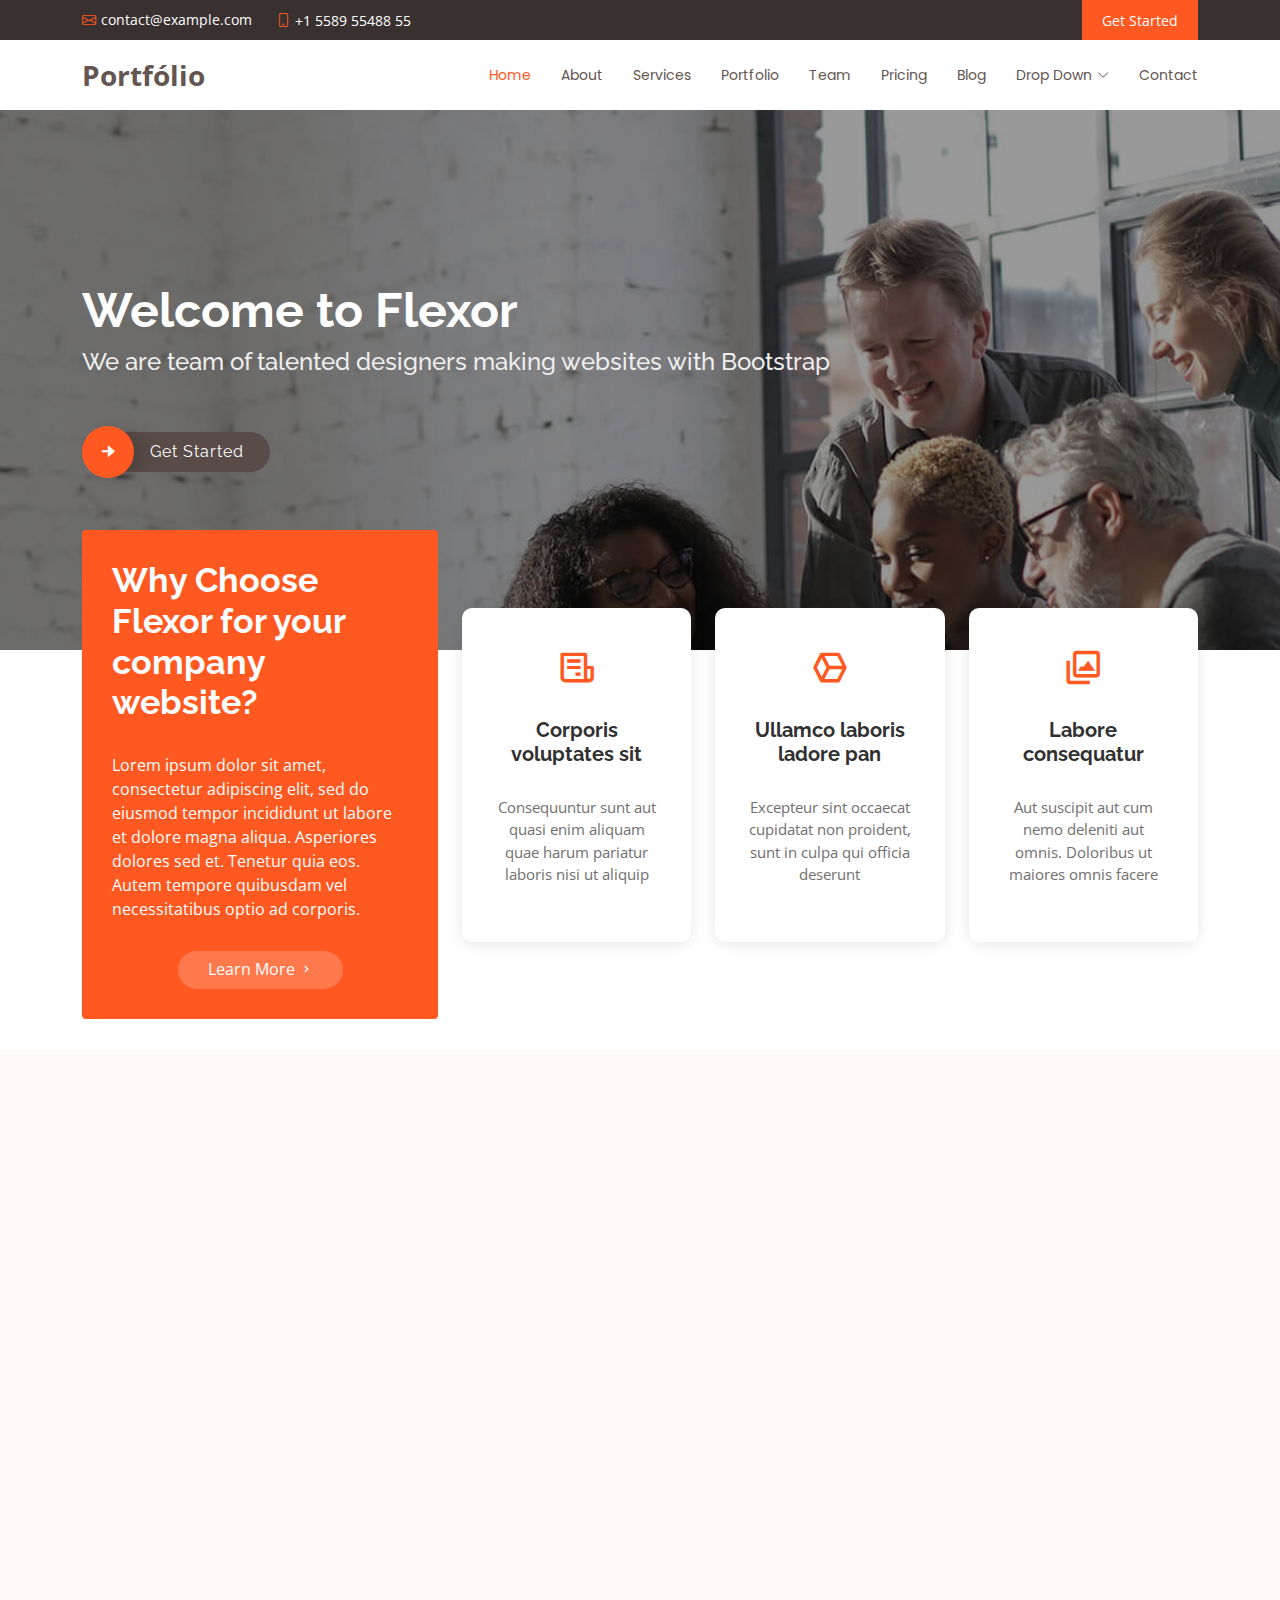
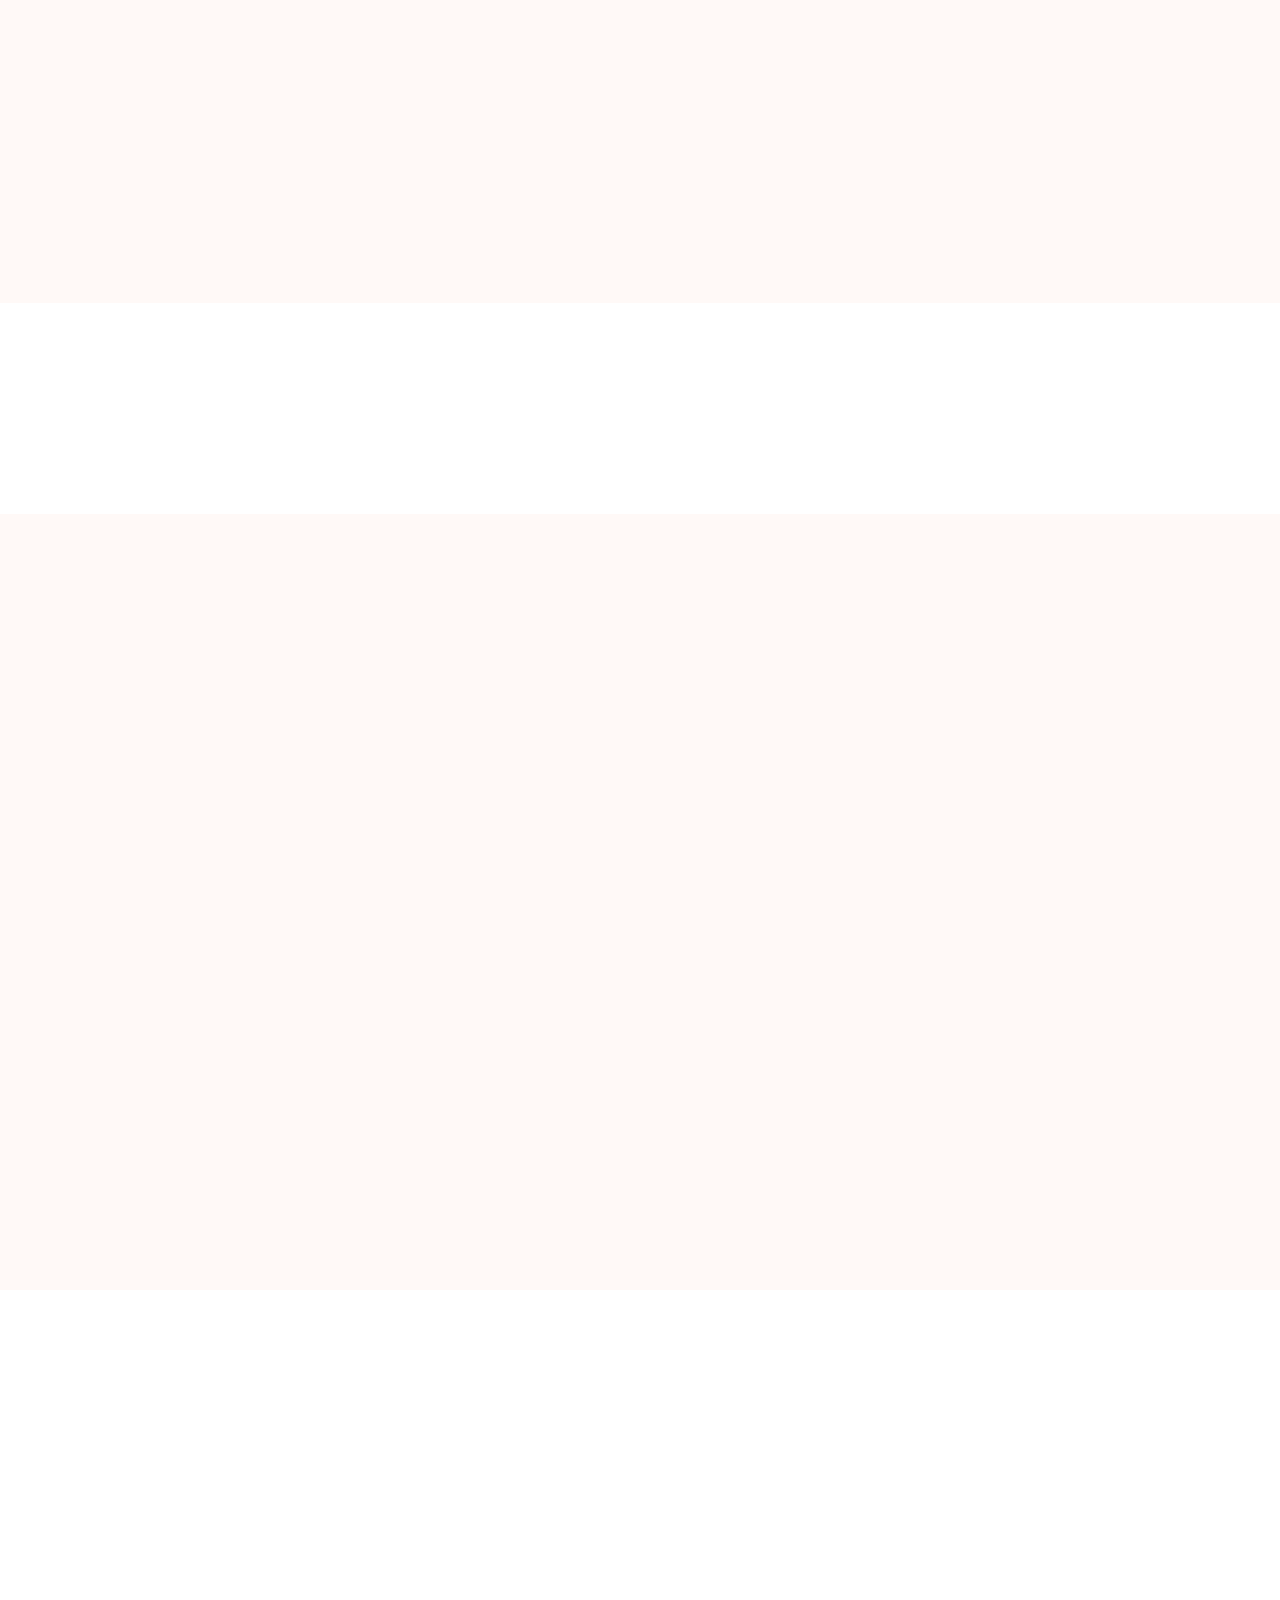
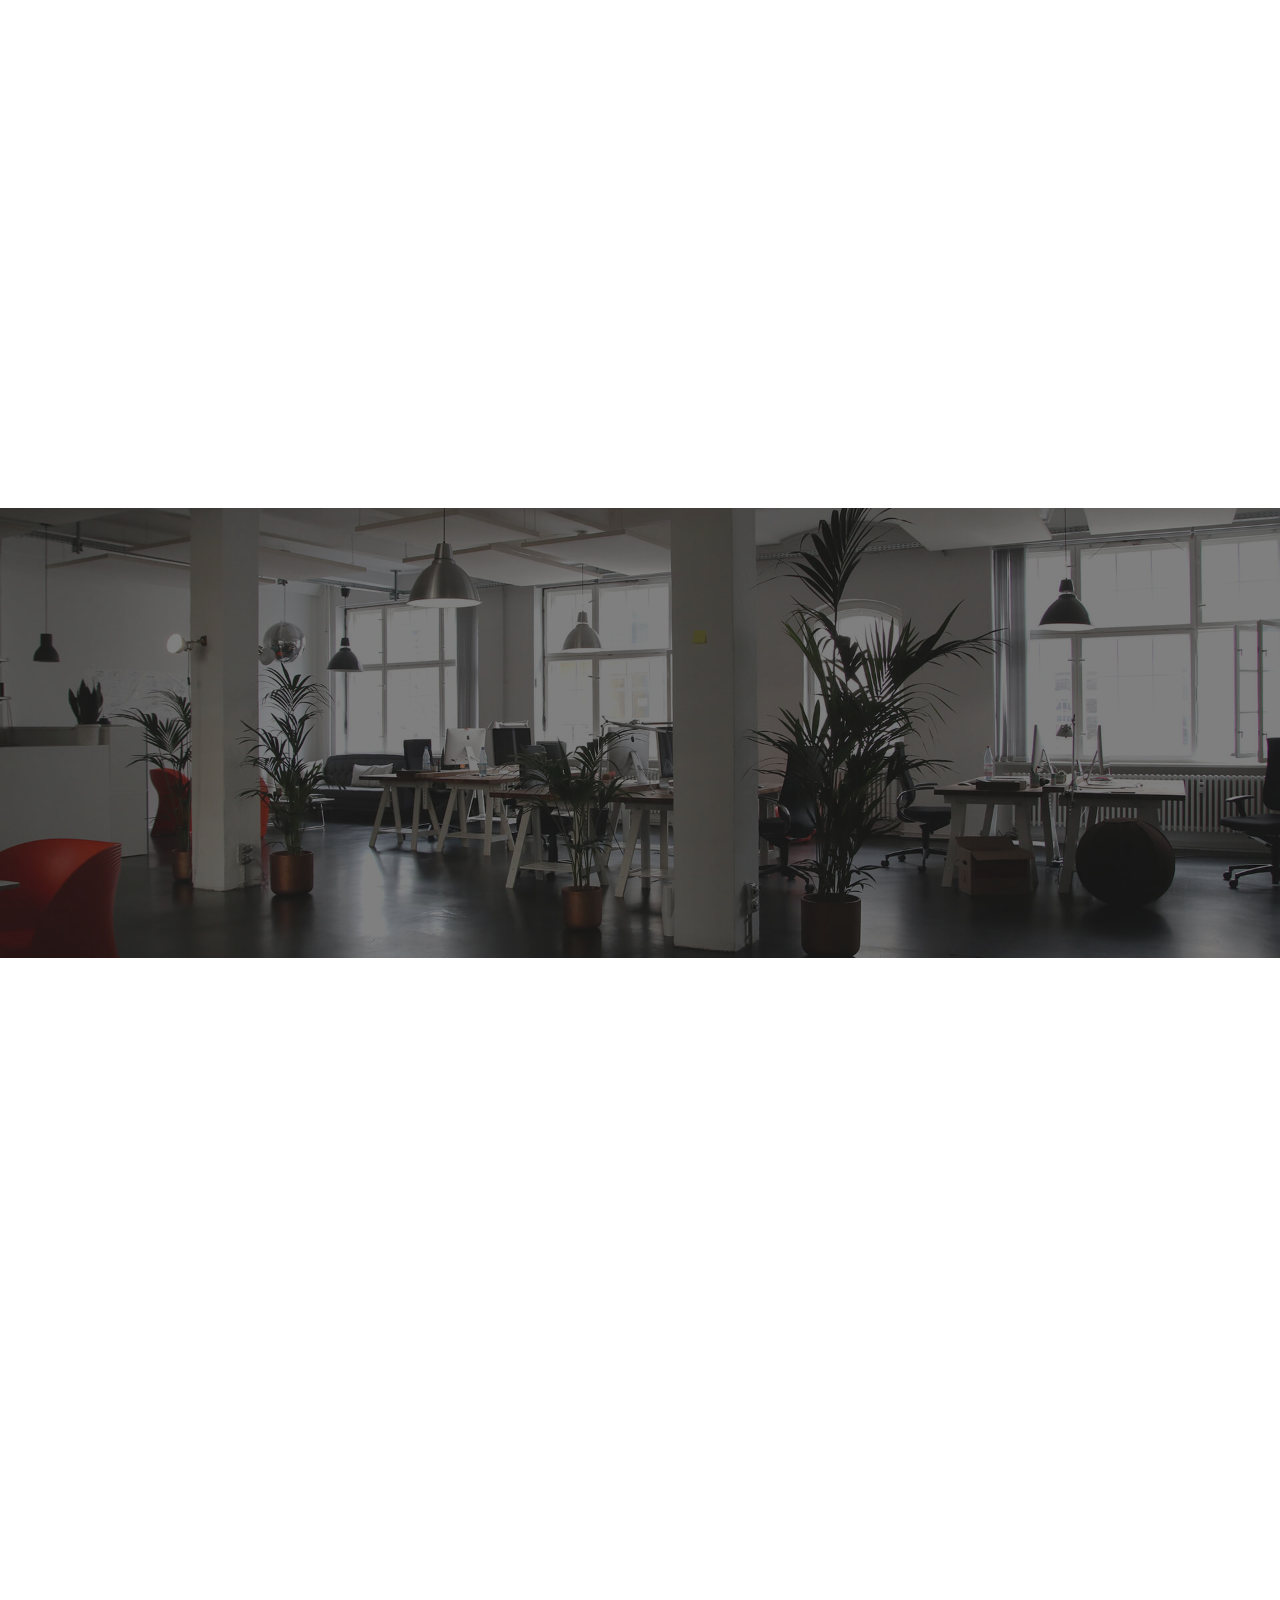
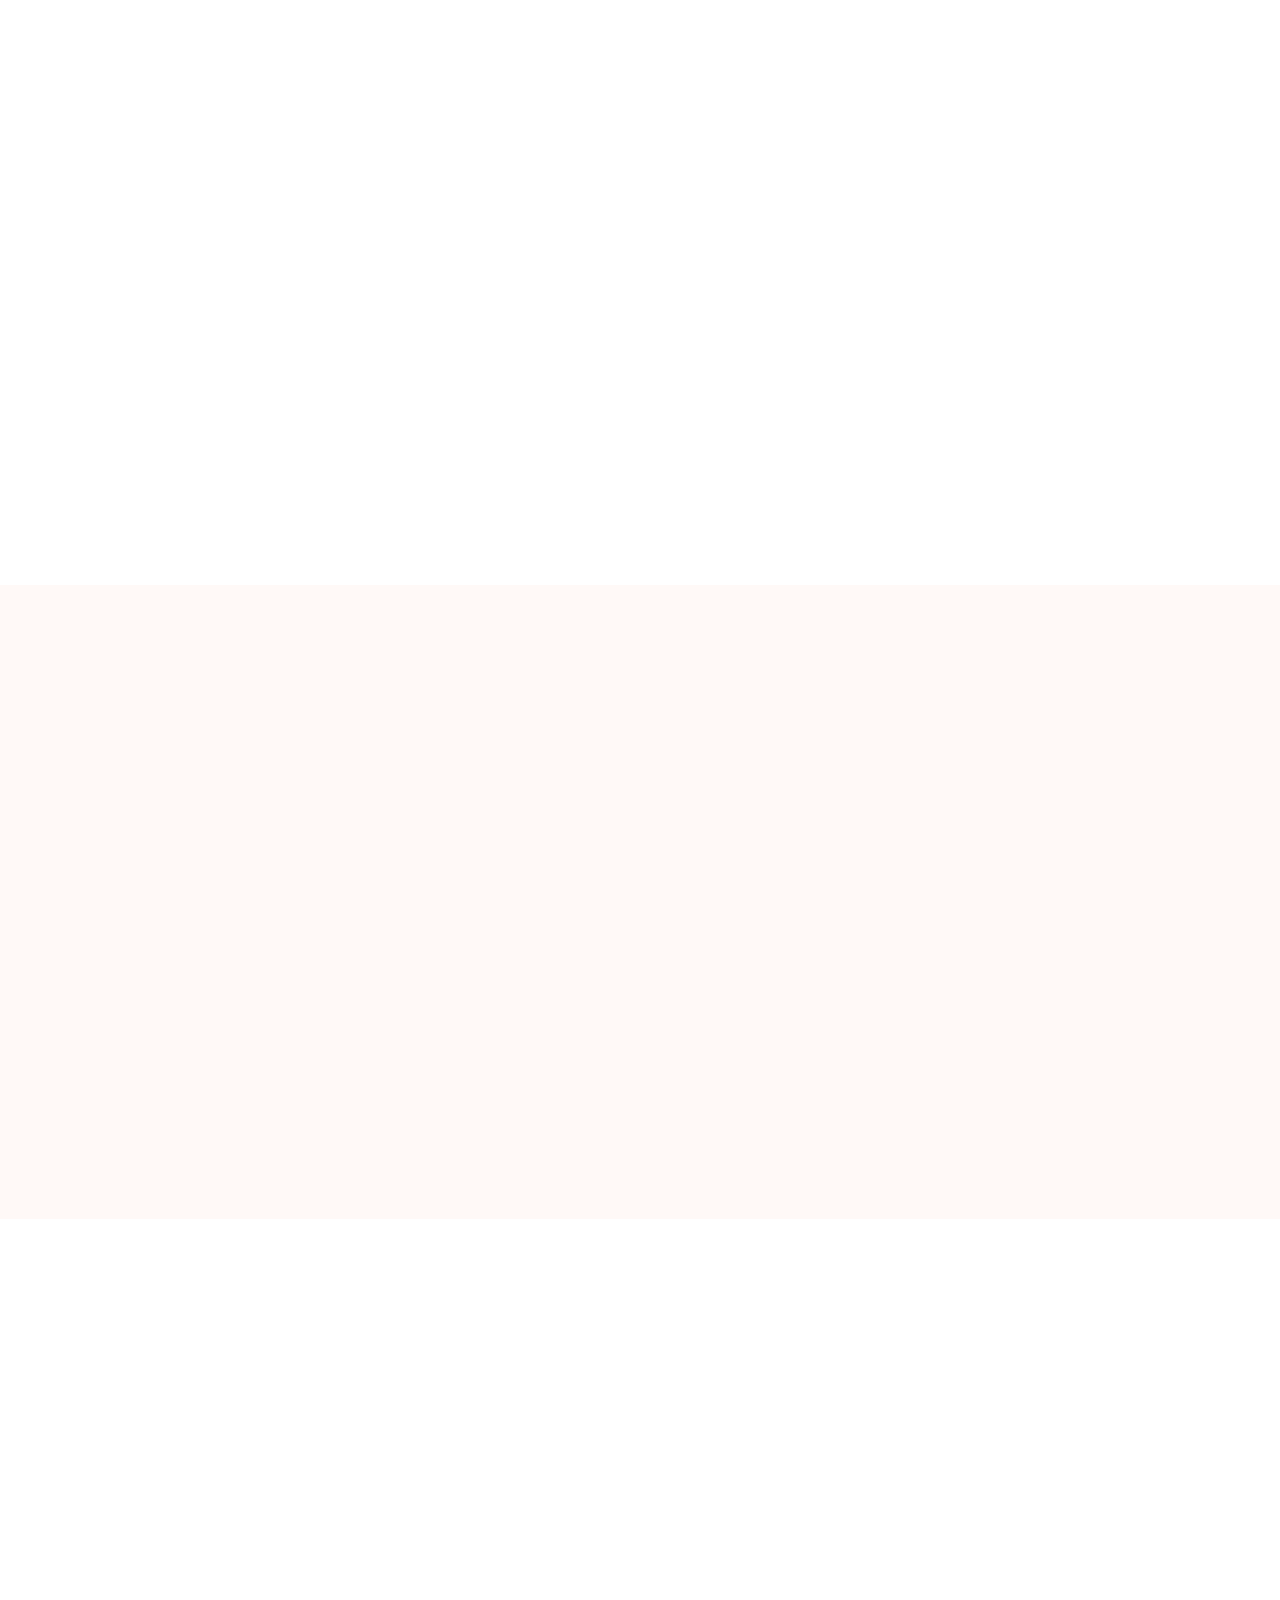
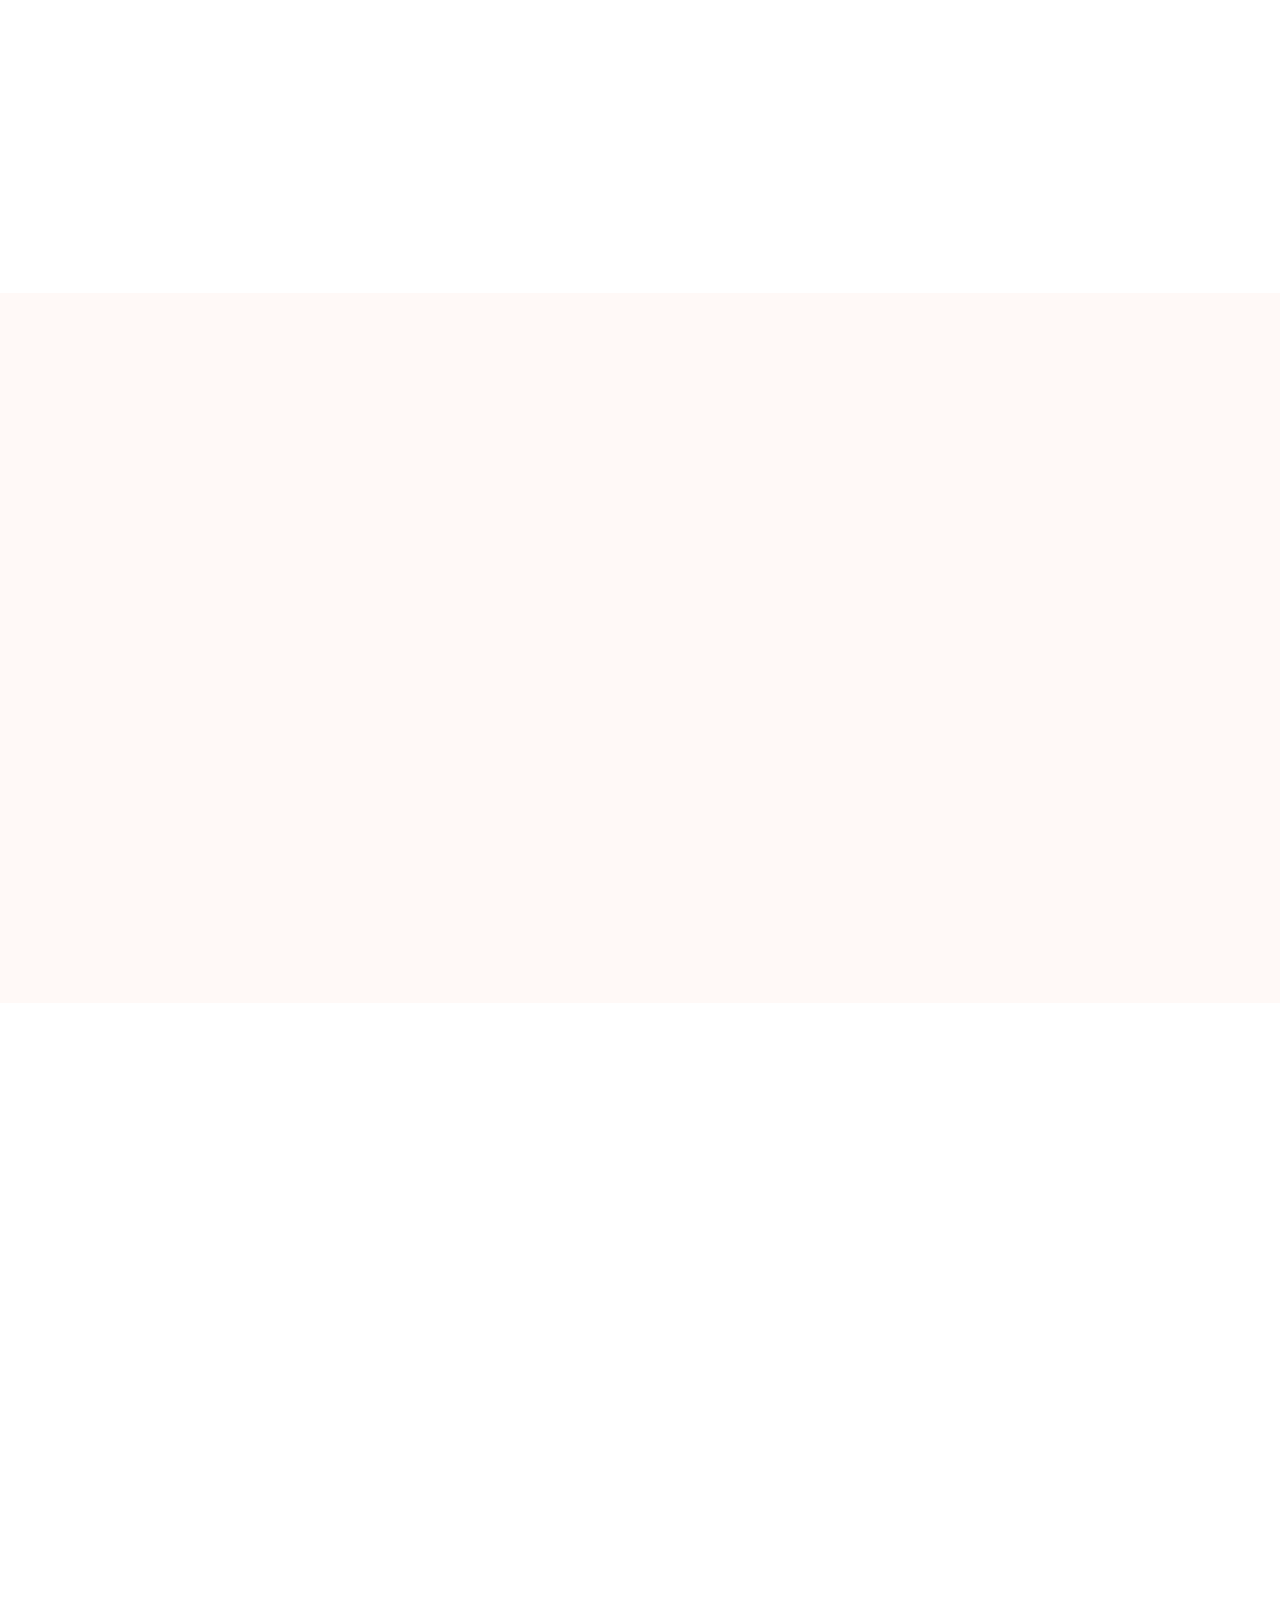
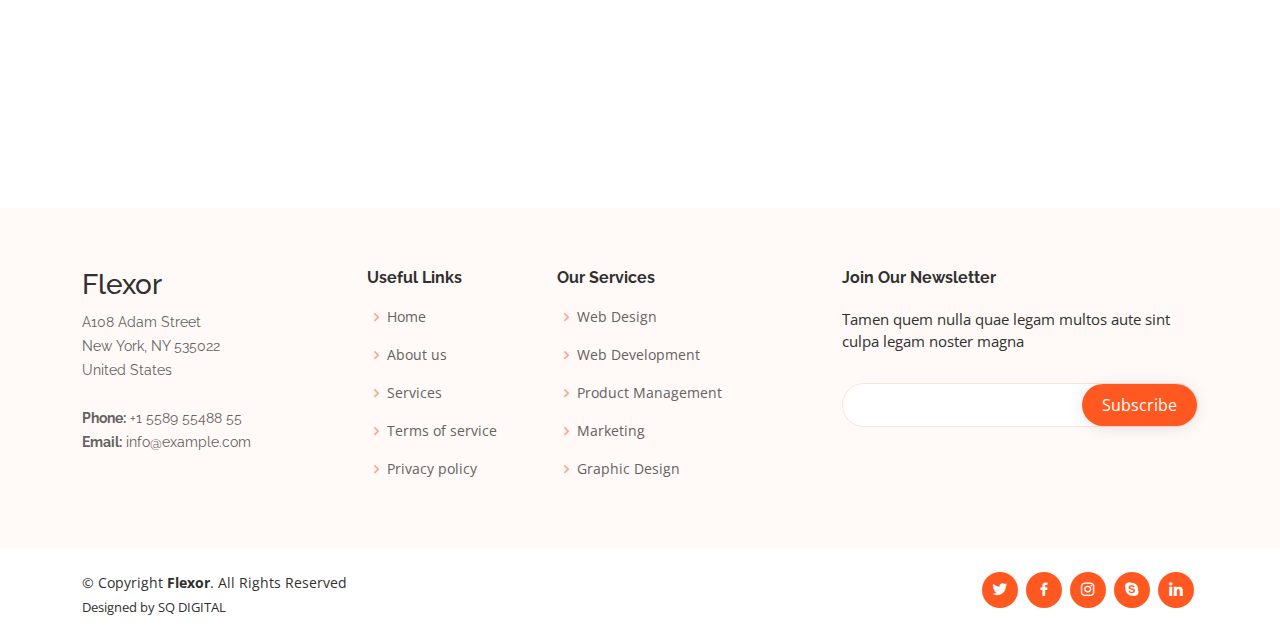
<file: index.html>
<!DOCTYPE html>
<html lang="en">

<head>
  <meta charset="utf-8">
  <meta content="width=device-width, initial-scale=1.0" name="viewport">

  <title>Portfólio</title>
  <meta content="" name="description">
  <meta content="" name="keywords">

  <!-- Favicons -->
  <link href="assets/img/estrela.png" rel="icon">
  <link href="assets/img/estrela.png" rel="apple-touch-icon">

  <!-- Google Fonts -->
  <link href="https://fonts.googleapis.com/css?family=Open+Sans:300,300i,400,400i,600,600i,700,700i|Raleway:300,300i,400,400i,500,500i,600,600i,700,700i|Poppins:300,300i,400,400i,500,500i,600,600i,700,700i" rel="stylesheet">

  <!-- Vendor CSS Files -->
  <link href="assets/vendor/aos/aos.css" rel="stylesheet">
  <link href="assets/vendor/bootstrap/css/bootstrap.min.css" rel="stylesheet">
  <link href="assets/vendor/bootstrap-icons/bootstrap-icons.css" rel="stylesheet">
  <link href="assets/vendor/boxicons/css/boxicons.min.css" rel="stylesheet">
  <link href="assets/vendor/glightbox/css/glightbox.min.css" rel="stylesheet">
  <link href="assets/vendor/swiper/swiper-bundle.min.css" rel="stylesheet">

  <!-- Template Main CSS File -->
  <link href="assets/css/style.css" rel="stylesheet">

  <!-- =======================================================
  * Template Name: Flexor
  * Updated: Jan 09 2024 with Bootstrap v5.3.2
  * Template URL: https://bootstrapmade.com/flexor-free-multipurpose-bootstrap-template/
  * Author: BootstrapMade.com
  * License: https://bootstrapmade.com/license/
  ======================================================== -->
</head>

<body>

  <!-- ======= Top Bar ======= -->
  <section id="topbar" class="d-flex align-items-center">
    <div class="container d-flex justify-content-center justify-content-md-between">
      <div class="contact-info d-flex align-items-center">
        <i class="bi bi-envelope d-flex align-items-center"><a href="mailto:contact@example.com">contact@example.com</a></i>
        <i class="bi bi-phone d-flex align-items-center ms-4"><span>+1 5589 55488 55</span></i>
      </div>

      <div class="cta d-none d-md-flex align-items-center">
        <a href="#about" class="scrollto">Get Started</a>
      </div>
    </div>
  </section>

  <!-- ======= Header ======= -->
  <header id="header" class="d-flex align-items-center">
    <div class="container d-flex align-items-center justify-content-between">

      <div class="logo">
        <h1><a href="index.html">Portfólio</a></h1>
        <!-- Uncomment below if you prefer to use an image logo -->
        <!-- <a href="index.html"><img src="assets/img/logo.png" alt="" class="img-fluid"></a>-->
      </div>

      <nav id="navbar" class="navbar">
        <ul>
          <li><a class="nav-link scrollto active" href="#hero">Home</a></li>
          <li><a class="nav-link scrollto" href="#about">About</a></li>
          <li><a class="nav-link scrollto" href="#services">Services</a></li>
          <li><a class="nav-link scrollto " href="#portfolio">Portfolio</a></li>
          <li><a class="nav-link scrollto" href="#team">Team</a></li>
          <li><a class="nav-link scrollto" href="#pricing">Pricing</a></li>
          <li><a href="blog.html">Blog</a></li>
          <li class="dropdown"><a href="#"><span>Drop Down</span> <i class="bi bi-chevron-down"></i></a>
            <ul>
              <li><a href="#">Drop Down 1</a></li>
              <li class="dropdown"><a href="#"><span>Deep Drop Down</span> <i class="bi bi-chevron-right"></i></a>
                <ul>
                  <li><a href="#">Deep Drop Down 1</a></li>
                  <li><a href="#">Deep Drop Down 2</a></li>
                  <li><a href="#">Deep Drop Down 3</a></li>
                  <li><a href="#">Deep Drop Down 4</a></li>
                  <li><a href="#">Deep Drop Down 5</a></li>
                </ul>
              </li>
              <li><a href="#">Drop Down 2</a></li>
              <li><a href="#">Drop Down 3</a></li>
              <li><a href="#">Drop Down 4</a></li>
            </ul>
          </li>
          <li><a class="nav-link scrollto" href="#contact">Contact</a></li>
        </ul>
        <i class="bi bi-list mobile-nav-toggle"></i>
      </nav><!-- .navbar -->

    </div>
  </header><!-- End Header -->

  <!-- ======= Hero Section ======= -->
  <section id="hero" class="d-flex flex-column justify-content-center align-items-center">
    <div class="container" data-aos="fade-in">
      <h1>Welcome to Flexor</h1>
      <h2>We are team of talented designers making websites with Bootstrap</h2>
      <div class="d-flex align-items-center">
        <i class="bx bxs-right-arrow-alt get-started-icon"></i>
        <a href="#about" class="btn-get-started scrollto">Get Started</a>
      </div>
    </div>
  </section><!-- End Hero -->

  <main id="main">

    <!-- ======= Why Us Section ======= -->
    <section id="why-us" class="why-us">
      <div class="container">

        <div class="row">
          <div class="col-xl-4 col-lg-5" data-aos="fade-up">
            <div class="content">
              <h3>Why Choose Flexor for your company website?</h3>
              <p>
                Lorem ipsum dolor sit amet, consectetur adipiscing elit, sed do eiusmod tempor incididunt ut labore et dolore magna aliqua.
                Asperiores dolores sed et. Tenetur quia eos. Autem tempore quibusdam vel necessitatibus optio ad corporis.
              </p>
              <div class="text-center">
                <a href="#" class="more-btn">Learn More <i class="bx bx-chevron-right"></i></a>
              </div>
            </div>
          </div>
          <div class="col-xl-8 col-lg-7 d-flex">
            <div class="icon-boxes d-flex flex-column justify-content-center">
              <div class="row">
                <div class="col-xl-4 d-flex align-items-stretch" data-aos="fade-up" data-aos-delay="100">
                  <div class="icon-box mt-4 mt-xl-0">
                    <i class="bx bx-receipt"></i>
                    <h4>Corporis voluptates sit</h4>
                    <p>Consequuntur sunt aut quasi enim aliquam quae harum pariatur laboris nisi ut aliquip</p>
                  </div>
                </div>
                <div class="col-xl-4 d-flex align-items-stretch" data-aos="fade-up" data-aos-delay="200">
                  <div class="icon-box mt-4 mt-xl-0">
                    <i class="bx bx-cube-alt"></i>
                    <h4>Ullamco laboris ladore pan</h4>
                    <p>Excepteur sint occaecat cupidatat non proident, sunt in culpa qui officia deserunt</p>
                  </div>
                </div>
                <div class="col-xl-4 d-flex align-items-stretch" data-aos="fade-up" data-aos-delay="300">
                  <div class="icon-box mt-4 mt-xl-0">
                    <i class="bx bx-images"></i>
                    <h4>Labore consequatur</h4>
                    <p>Aut suscipit aut cum nemo deleniti aut omnis. Doloribus ut maiores omnis facere</p>
                  </div>
                </div>
              </div>
            </div>
          </div>
        </div>

      </div>
    </section><!-- End Why Us Section -->

    <!-- ======= About Section ======= -->
    <section id="about" class="about section-bg">
      <div class="container">

        <div class="row">
          <div class="col-xl-5 col-lg-6 video-box d-flex justify-content-center align-items-stretch position-relative" data-aos="fade-right">
            <a href="https://www.youtube.com/watch?v=jDDaplaOz7Q" class="glightbox play-btn mb-4"></a>
          </div>

          <div class="col-xl-7 col-lg-6 icon-boxes d-flex flex-column align-items-stretch justify-content-center py-5 px-lg-5">
            <h4 data-aos="fade-up">About us</h4>
            <h3 data-aos="fade-up">Enim quis est voluptatibus aliquid consequatur fugiat</h3>
            <p data-aos="fade-up">Esse voluptas cumque vel exercitationem. Reiciendis est hic accusamus. Non ipsam et sed minima temporibus laudantium. Soluta voluptate sed facere corporis dolores excepturi. Libero laboriosam sint et id nulla tenetur. Suscipit aut voluptate.</p>

            <div class="icon-box" data-aos="fade-up">
              <div class="icon"><i class="bx bx-fingerprint"></i></div>
              <h4 class="title"><a href="">Lorem Ipsum</a></h4>
              <p class="description">Voluptatum deleniti atque corrupti quos dolores et quas molestias excepturi sint occaecati cupiditate non provident</p>
            </div>

            <div class="icon-box" data-aos="fade-up" data-aos-delay="100">
              <div class="icon"><i class="bx bx-gift"></i></div>
              <h4 class="title"><a href="">Nemo Enim</a></h4>
              <p class="description">At vero eos et accusamus et iusto odio dignissimos ducimus qui blanditiis praesentium voluptatum deleniti atque</p>
            </div>

            <div class="icon-box" data-aos="fade-up" data-aos-delay="200">
              <div class="icon"><i class="bx bx-atom"></i></div>
              <h4 class="title"><a href="">Dine Pad</a></h4>
              <p class="description">Explicabo est voluptatum asperiores consequatur magnam. Et veritatis odit. Sunt aut deserunt minus aut eligendi omnis</p>
            </div>

          </div>
        </div>

      </div>
    </section><!-- End About Section -->

    <!-- ======= Clients Section ======= -->
    <section id="clients" class="clients">
      <div class="container" data-aos="fade-up">

        <div class="clients-slider swiper">
          <div class="swiper-wrapper align-items-center">
            <div class="swiper-slide"><img src="assets/img/clients/client-1.png" class="img-fluid" alt=""></div>
            <div class="swiper-slide"><img src="assets/img/clients/client-2.png" class="img-fluid" alt=""></div>
            <div class="swiper-slide"><img src="assets/img/clients/client-3.png" class="img-fluid" alt=""></div>
            <div class="swiper-slide"><img src="assets/img/clients/client-4.png" class="img-fluid" alt=""></div>
            <div class="swiper-slide"><img src="assets/img/clients/client-5.png" class="img-fluid" alt=""></div>
            <div class="swiper-slide"><img src="assets/img/clients/client-6.png" class="img-fluid" alt=""></div>
            <div class="swiper-slide"><img src="assets/img/clients/client-7.png" class="img-fluid" alt=""></div>
            <div class="swiper-slide"><img src="assets/img/clients/client-8.png" class="img-fluid" alt=""></div>
          </div>
          <div class="swiper-pagination"></div>
        </div>

      </div>
    </section><!-- End Clients Section -->

    <!-- ======= Services Section ======= -->
    <section id="services" class="services section-bg">
      <div class="container">

        <div class="section-title" data-aos="fade-up">
          <h2>Services</h2>
          <p>Magnam dolores commodi suscipit. Necessitatibus eius consequatur ex aliquid fuga eum quidem. Sit sint consectetur velit. Quisquam quos quisquam cupiditate. Et nemo qui impedit suscipit alias ea. Quia fugiat sit in iste officiis commodi quidem hic quas.</p>
        </div>

        <div class="row">
          <div class="col-lg-4 col-md-6" data-aos="fade-up">
            <div class="icon-box">
              <div class="icon"><i class="bi bi-briefcase"></i></div>
              <h4 class="title"><a href="">Lorem Ipsum</a></h4>
              <p class="description">Voluptatum deleniti atque corrupti quos dolores et quas molestias excepturi sint occaecati cupiditate non provident</p>
            </div>
          </div>
          <div class="col-lg-4 col-md-6" data-aos="fade-up" data-aos-delay="100">
            <div class="icon-box">
              <div class="icon"><i class="bi bi-card-checklist"></i></div>
              <h4 class="title"><a href="">Dolor Sitema</a></h4>
              <p class="description">Minim veniam, quis nostrud exercitation ullamco laboris nisi ut aliquip ex ea commodo consequat tarad limino ata</p>
            </div>
          </div>
          <div class="col-lg-4 col-md-6" data-aos="fade-up" data-aos-delay="200">
            <div class="icon-box">
              <div class="icon"><i class="bi bi-bar-chart"></i></div>
              <h4 class="title"><a href="">Sed ut perspiciatis</a></h4>
              <p class="description">Duis aute irure dolor in reprehenderit in voluptate velit esse cillum dolore eu fugiat nulla pariatur</p>
            </div>
          </div>
          <div class="col-lg-4 col-md-6" data-aos="fade-up" data-aos-delay="300">
            <div class="icon-box">
              <div class="icon"><i class="bi bi-binoculars"></i></div>
              <h4 class="title"><a href="">Magni Dolores</a></h4>
              <p class="description">Excepteur sint occaecat cupidatat non proident, sunt in culpa qui officia deserunt mollit anim id est laborum</p>
            </div>
          </div>
          <div class="col-lg-4 col-md-6" data-aos="fade-up" data-aos-delay="400">
            <div class="icon-box">
              <div class="icon"><i class="bi bi-brightness-high"></i></div>
              <h4 class="title"><a href="">Nemo Enim</a></h4>
              <p class="description">At vero eos et accusamus et iusto odio dignissimos ducimus qui blanditiis praesentium voluptatum deleniti atque</p>
            </div>
          </div>
          <div class="col-lg-4 col-md-6" data-aos="fade-up" data-aos-delay="500">
            <div class="icon-box">
              <div class="icon"><i class="bi bi-calendar4-week"></i></div>
              <h4 class="title"><a href="">Eiusmod Tempor</a></h4>
              <p class="description">Et harum quidem rerum facilis est et expedita distinctio. Nam libero tempore, cum soluta nobis est eligendi</p>
            </div>
          </div>
        </div>

      </div>
    </section><!-- End Services Section -->

    <!-- ======= Values Section ======= -->
    <section id="values" class="values">
      <div class="container">

        <div class="row">
          <div class="col-md-6 d-flex align-items-stretch" data-aos="fade-up">
            <div class="card" style="background-image: url(assets/img/values-1.jpg);">
              <div class="card-body">
                <h5 class="card-title"><a href="">Our Mission</a></h5>
                <p class="card-text">Lorem ipsum dolor sit amet, consectetur elit, sed do eiusmod tempor ut labore et dolore magna aliqua.</p>
                <div class="read-more"><a href="#"><i class="bi bi-arrow-right"></i> Read More</a></div>
              </div>
            </div>
          </div>
          <div class="col-md-6 d-flex align-items-stretch mt-4 mt-md-0" data-aos="fade-up" data-aos-delay="100">
            <div class="card" style="background-image: url(assets/img/values-2.jpg);">
              <div class="card-body">
                <h5 class="card-title"><a href="">Our Plan</a></h5>
                <p class="card-text">Sed ut perspiciatis unde omnis iste natus error sit voluptatem doloremque laudantium, totam rem.</p>
                <div class="read-more"><a href="#"><i class="bi bi-arrow-right"></i> Read More</a></div>
              </div>
            </div>

          </div>
          <div class="col-md-6 d-flex align-items-stretch mt-4" data-aos="fade-up" data-aos-delay="200">
            <div class="card" style="background-image: url(assets/img/values-3.jpg);">
              <div class="card-body">
                <h5 class="card-title"><a href="">Our Vision</a></h5>
                <p class="card-text">Nemo enim ipsam voluptatem quia voluptas sit aut odit aut fugit, sed quia magni dolores.</p>
                <div class="read-more"><a href="#"><i class="bi bi-arrow-right"></i> Read More</a></div>
              </div>
            </div>
          </div>
          <div class="col-md-6 d-flex align-items-stretch mt-4" data-aos="fade-up" data-aos-delay="300">
            <div class="card" style="background-image: url(assets/img/values-4.jpg);">
              <div class="card-body">
                <h5 class="card-title"><a href="">Our Care</a></h5>
                <p class="card-text">Nostrum eum sed et autem dolorum perspiciatis. Magni porro quisquam laudantium voluptatem.</p>
                <div class="read-more"><a href="#"><i class="bi bi-arrow-right"></i> Read More</a></div>
              </div>
            </div>
          </div>
        </div>

      </div>
    </section><!-- End Values Section -->

    <!-- ======= Testimonials Section ======= -->
    <section id="testimonials" class="testimonials">
      <div class="container position-relative" data-aos="fade-up">

        <div class="testimonials-slider swiper" data-aos="fade-up" data-aos-delay="100">
          <div class="swiper-wrapper">

            <div class="swiper-slide">
              <div class="testimonial-item">
                <img src="assets/img/testimonials/testimonials-1.jpg" class="testimonial-img" alt="">
                <h3>Saul Goodman</h3>
                <h4>Ceo &amp; Founder</h4>
                <p>
                  <i class="bx bxs-quote-alt-left quote-icon-left"></i>
                  Proin iaculis purus consequat sem cure digni ssim donec porttitora entum suscipit rhoncus. Accusantium quam, ultricies eget id, aliquam eget nibh et. Maecen aliquam, risus at semper.
                  <i class="bx bxs-quote-alt-right quote-icon-right"></i>
                </p>
              </div>
            </div><!-- End testimonial item -->

            <div class="swiper-slide">
              <div class="testimonial-item">
                <img src="assets/img/testimonials/testimonials-2.jpg" class="testimonial-img" alt="">
                <h3>Sara Wilsson</h3>
                <h4>Designer</h4>
                <p>
                  <i class="bx bxs-quote-alt-left quote-icon-left"></i>
                  Export tempor illum tamen malis malis eram quae irure esse labore quem cillum quid cillum eram malis quorum velit fore eram velit sunt aliqua noster fugiat irure amet legam anim culpa.
                  <i class="bx bxs-quote-alt-right quote-icon-right"></i>
                </p>
              </div>
            </div><!-- End testimonial item -->

            <div class="swiper-slide">
              <div class="testimonial-item">
                <img src="assets/img/testimonials/testimonials-3.jpg" class="testimonial-img" alt="">
                <h3>Jena Karlis</h3>
                <h4>Store Owner</h4>
                <p>
                  <i class="bx bxs-quote-alt-left quote-icon-left"></i>
                  Enim nisi quem export duis labore cillum quae magna enim sint quorum nulla quem veniam duis minim tempor labore quem eram duis noster aute amet eram fore quis sint minim.
                  <i class="bx bxs-quote-alt-right quote-icon-right"></i>
                </p>
              </div>
            </div><!-- End testimonial item -->

            <div class="swiper-slide">
              <div class="testimonial-item">
                <img src="assets/img/testimonials/testimonials-4.jpg" class="testimonial-img" alt="">
                <h3>Matt Brandon</h3>
                <h4>Freelancer</h4>
                <p>
                  <i class="bx bxs-quote-alt-left quote-icon-left"></i>
                  Fugiat enim eram quae cillum dolore dolor amet nulla culpa multos export minim fugiat minim velit minim dolor enim duis veniam ipsum anim magna sunt elit fore quem dolore labore illum veniam.
                  <i class="bx bxs-quote-alt-right quote-icon-right"></i>
                </p>
              </div>
            </div><!-- End testimonial item -->

            <div class="swiper-slide">
              <div class="testimonial-item">
                <img src="assets/img/testimonials/testimonials-5.jpg" class="testimonial-img" alt="">
                <h3>John Larson</h3>
                <h4>Entrepreneur</h4>
                <p>
                  <i class="bx bxs-quote-alt-left quote-icon-left"></i>
                  Quis quorum aliqua sint quem legam fore sunt eram irure aliqua veniam tempor noster veniam enim culpa labore duis sunt culpa nulla illum cillum fugiat legam esse veniam culpa fore nisi cillum quid.
                  <i class="bx bxs-quote-alt-right quote-icon-right"></i>
                </p>
              </div>
            </div><!-- End testimonial item -->

          </div>
          <div class="swiper-pagination"></div>
        </div>

      </div>
    </section><!-- End Testimonials Section -->

    <!-- ======= Portfolio Section ======= -->
    <section id="portfolio" class="portfolio">
      <div class="container">

        <div class="section-title">
          <h2 data-aos="fade-up">Portfolio</h2>
          <p data-aos="fade-up">Magnam dolores commodi suscipit. Necessitatibus eius consequatur ex aliquid fuga eum quidem. Sit sint consectetur velit. Quisquam quos quisquam cupiditate. Et nemo qui impedit suscipit alias ea. Quia fugiat sit in iste officiis commodi quidem hic quas.</p>
        </div>

        <div class="row" data-aos="fade-up" data-aos-delay="100">
          <div class="col-lg-12 d-flex justify-content-center">
            <ul id="portfolio-flters">
              <li data-filter="*" class="filter-active">All</li>
              <li data-filter=".filter-app">App</li>
              <li data-filter=".filter-card">Card</li>
              <li data-filter=".filter-web">Web</li>
            </ul>
          </div>
        </div>

        <div class="row portfolio-container" data-aos="fade-up" data-aos-delay="200">

          <div class="col-lg-4 col-md-6 portfolio-item filter-app">
            <img src="assets/img/portfolio/portfolio-1.jpg" class="img-fluid" alt="">
            <div class="portfolio-info">
              <h4>App 1</h4>
              <p>App</p>
              <a href="assets/img/portfolio/portfolio-1.jpg" data-gallery="portfolioGallery" class="portfolio-lightbox preview-link" title="App 1"><i class="bx bx-plus"></i></a>
              <a href="portfolio-details.html" class="details-link" title="More Details"><i class="bx bx-link"></i></a>
            </div>
          </div>

          <div class="col-lg-4 col-md-6 portfolio-item filter-web">
            <img src="assets/img/portfolio/portfolio-2.jpg" class="img-fluid" alt="">
            <div class="portfolio-info">
              <h4>Web 3</h4>
              <p>Web</p>
              <a href="assets/img/portfolio/portfolio-2.jpg" data-gallery="portfolioGallery" class="portfolio-lightbox preview-link" title="Web 3"><i class="bx bx-plus"></i></a>
              <a href="portfolio-details.html" class="details-link" title="More Details"><i class="bx bx-link"></i></a>
            </div>
          </div>

          <div class="col-lg-4 col-md-6 portfolio-item filter-app">
            <img src="assets/img/portfolio/portfolio-3.jpg" class="img-fluid" alt="">
            <div class="portfolio-info">
              <h4>App 2</h4>
              <p>App</p>
              <a href="assets/img/portfolio/portfolio-3.jpg" data-gallery="portfolioGallery" class="portfolio-lightbox preview-link" title="App 2"><i class="bx bx-plus"></i></a>
              <a href="portfolio-details.html" class="details-link" title="More Details"><i class="bx bx-link"></i></a>
            </div>
          </div>

          <div class="col-lg-4 col-md-6 portfolio-item filter-card">
            <img src="assets/img/portfolio/portfolio-4.jpg" class="img-fluid" alt="">
            <div class="portfolio-info">
              <h4>Card 2</h4>
              <p>Card</p>
              <a href="assets/img/portfolio/portfolio-4.jpg" data-gallery="portfolioGallery" class="portfolio-lightbox preview-link" title="Card 2"><i class="bx bx-plus"></i></a>
              <a href="portfolio-details.html" class="details-link" title="More Details"><i class="bx bx-link"></i></a>
            </div>
          </div>

          <div class="col-lg-4 col-md-6 portfolio-item filter-web">
            <img src="assets/img/portfolio/portfolio-5.jpg" class="img-fluid" alt="">
            <div class="portfolio-info">
              <h4>Web 2</h4>
              <p>Web</p>
              <a href="assets/img/portfolio/portfolio-5.jpg" data-gallery="portfolioGallery" class="portfolio-lightbox preview-link" title="Web 2"><i class="bx bx-plus"></i></a>
              <a href="portfolio-details.html" class="details-link" title="More Details"><i class="bx bx-link"></i></a>
            </div>
          </div>

          <div class="col-lg-4 col-md-6 portfolio-item filter-app">
            <img src="assets/img/portfolio/portfolio-6.jpg" class="img-fluid" alt="">
            <div class="portfolio-info">
              <h4>App 3</h4>
              <p>App</p>
              <a href="assets/img/portfolio/portfolio-6.jpg" data-gallery="portfolioGallery" class="portfolio-lightbox preview-link" title="App 3"><i class="bx bx-plus"></i></a>
              <a href="portfolio-details.html" class="details-link" title="More Details"><i class="bx bx-link"></i></a>
            </div>
          </div>

          <div class="col-lg-4 col-md-6 portfolio-item filter-card">
            <img src="assets/img/portfolio/portfolio-7.jpg" class="img-fluid" alt="">
            <div class="portfolio-info">
              <h4>Card 1</h4>
              <p>Card</p>
              <a href="assets/img/portfolio/portfolio-7.jpg" data-gallery="portfolioGallery" class="portfolio-lightbox preview-link" title="Card 1"><i class="bx bx-plus"></i></a>
              <a href="portfolio-details.html" class="details-link" title="More Details"><i class="bx bx-link"></i></a>
            </div>
          </div>

          <div class="col-lg-4 col-md-6 portfolio-item filter-card">
            <img src="assets/img/portfolio/portfolio-8.jpg" class="img-fluid" alt="">
            <div class="portfolio-info">
              <h4>Card 3</h4>
              <p>Card</p>
              <a href="assets/img/portfolio/portfolio-8.jpg" data-gallery="portfolioGallery" class="portfolio-lightbox preview-link" title="Card 3"><i class="bx bx-plus"></i></a>
              <a href="portfolio-details.html" class="details-link" title="More Details"><i class="bx bx-link"></i></a>
            </div>
          </div>

          <div class="col-lg-4 col-md-6 portfolio-item filter-web">
            <img src="assets/img/portfolio/portfolio-9.jpg" class="img-fluid" alt="">
            <div class="portfolio-info">
              <h4>Web 3</h4>
              <p>Web</p>
              <a href="assets/img/portfolio/portfolio-9.jpg" data-gallery="portfolioGallery" class="portfolio-lightbox preview-link" title="Web 3"><i class="bx bx-plus"></i></a>
              <a href="portfolio-details.html" class="details-link" title="More Details"><i class="bx bx-link"></i></a>
            </div>
          </div>

        </div>

      </div>
    </section><!-- End Portfolio Section -->

    <!-- ======= Team Section ======= -->
    <section id="team" class="team section-bg">
      <div class="container">

        <div class="section-title">
          <h2 data-aos="fade-up">Team</h2>
          <p data-aos="fade-up">Magnam dolores commodi suscipit. Necessitatibus eius consequatur ex aliquid fuga eum quidem. Sit sint consectetur velit. Quisquam quos quisquam cupiditate. Et nemo qui impedit suscipit alias ea. Quia fugiat sit in iste officiis commodi quidem hic quas.</p>
        </div>

        <div class="row">

          <div class="col-lg-3 col-md-6 d-flex align-items-stretch" data-aos="fade-up">
            <div class="member">
              <div class="member-img">
                <img src="assets/img/team/team-1.jpg" class="img-fluid" alt="">
                <div class="social">
                  <a href=""><i class="bi bi-twitter"></i></a>
                  <a href=""><i class="bi bi-facebook"></i></a>
                  <a href=""><i class="bi bi-instagram"></i></a>
                  <a href=""><i class="bi bi-linkedin"></i></a>
                </div>
              </div>
              <div class="member-info">
                <h4>Walter White</h4>
                <span>Chief Executive Officer</span>
              </div>
            </div>
          </div>

          <div class="col-lg-3 col-md-6 d-flex align-items-stretch" data-aos="fade-up" data-aos-delay="100">
            <div class="member">
              <div class="member-img">
                <img src="assets/img/team/team-2.jpg" class="img-fluid" alt="">
                <div class="social">
                  <a href=""><i class="bi bi-twitter"></i></a>
                  <a href=""><i class="bi bi-facebook"></i></a>
                  <a href=""><i class="bi bi-instagram"></i></a>
                  <a href=""><i class="bi bi-linkedin"></i></a>
                </div>
              </div>
              <div class="member-info">
                <h4>Sarah Jhonson</h4>
                <span>Product Manager</span>
              </div>
            </div>
          </div>

          <div class="col-lg-3 col-md-6 d-flex align-items-stretch" data-aos="fade-up" data-aos-delay="200">
            <div class="member">
              <div class="member-img">
                <img src="assets/img/team/team-3.jpg" class="img-fluid" alt="">
                <div class="social">
                  <a href=""><i class="bi bi-twitter"></i></a>
                  <a href=""><i class="bi bi-facebook"></i></a>
                  <a href=""><i class="bi bi-instagram"></i></a>
                  <a href=""><i class="bi bi-linkedin"></i></a>
                </div>
              </div>
              <div class="member-info">
                <h4>William Anderson</h4>
                <span>CTO</span>
              </div>
            </div>
          </div>

          <div class="col-lg-3 col-md-6 d-flex align-items-stretch" data-aos="fade-up" data-aos-delay="300">
            <div class="member">
              <div class="member-img">
                <img src="assets/img/team/team-4.jpg" class="img-fluid" alt="">
                <div class="social">
                  <a href=""><i class="bi bi-twitter"></i></a>
                  <a href=""><i class="bi bi-facebook"></i></a>
                  <a href=""><i class="bi bi-instagram"></i></a>
                  <a href=""><i class="bi bi-linkedin"></i></a>
                </div>
              </div>
              <div class="member-info">
                <h4>Amanda Jepson</h4>
                <span>Accountant</span>
              </div>
            </div>
          </div>

        </div>

      </div>
    </section><!-- End Team Section -->

    <!-- ======= Pricing Section ======= -->
    <section id="pricing" class="pricing">
      <div class="container">

        <div class="section-title">
          <h2 data-aos="fade-up">Pricing</h2>
          <p data-aos="fade-up">Magnam dolores commodi suscipit. Necessitatibus eius consequatur ex aliquid fuga eum quidem. Sit sint consectetur velit. Quisquam quos quisquam cupiditate. Et nemo qui impedit suscipit alias ea. Quia fugiat sit in iste officiis commodi quidem hic quas.</p>
        </div>

        <div class="row">

          <div class="col-lg-3 col-md-6" data-aos="fade-up">
            <div class="box">
              <h3>Free</h3>
              <h4><sup>$</sup>0<span> / month</span></h4>
              <ul>
                <li>Aida dere</li>
                <li>Nec feugiat nisl</li>
                <li>Nulla at volutpat dola</li>
                <li class="na">Pharetra massa</li>
                <li class="na">Massa ultricies mi</li>
              </ul>
              <div class="btn-wrap">
                <a href="#" class="btn-buy">Buy Now</a>
              </div>
            </div>
          </div>

          <div class="col-lg-3 col-md-6 mt-4 mt-md-0" data-aos="fade-up" data-aos-delay="100">
            <div class="box featured">
              <h3>Business</h3>
              <h4><sup>$</sup>19<span> / month</span></h4>
              <ul>
                <li>Aida dere</li>
                <li>Nec feugiat nisl</li>
                <li>Nulla at volutpat dola</li>
                <li>Pharetra massa</li>
                <li class="na">Massa ultricies mi</li>
              </ul>
              <div class="btn-wrap">
                <a href="#" class="btn-buy">Buy Now</a>
              </div>
            </div>
          </div>

          <div class="col-lg-3 col-md-6 mt-4 mt-lg-0" data-aos="fade-up" data-aos-delay="200">
            <div class="box">
              <h3>Developer</h3>
              <h4><sup>$</sup>29<span> / month</span></h4>
              <ul>
                <li>Aida dere</li>
                <li>Nec feugiat nisl</li>
                <li>Nulla at volutpat dola</li>
                <li>Pharetra massa</li>
                <li>Massa ultricies mi</li>
              </ul>
              <div class="btn-wrap">
                <a href="#" class="btn-buy">Buy Now</a>
              </div>
            </div>
          </div>

          <div class="col-lg-3 col-md-6 mt-4 mt-lg-0" data-aos="fade-up" data-aos-delay="300">
            <div class="box">
              <span class="advanced">Advanced</span>
              <h3>Ultimate</h3>
              <h4><sup>$</sup>49<span> / month</span></h4>
              <ul>
                <li>Aida dere</li>
                <li>Nec feugiat nisl</li>
                <li>Nulla at volutpat dola</li>
                <li>Pharetra massa</li>
                <li>Massa ultricies mi</li>
              </ul>
              <div class="btn-wrap">
                <a href="#" class="btn-buy">Buy Now</a>
              </div>
            </div>
          </div>

        </div>

      </div>
    </section><!-- End Pricing Section -->

    <!-- ======= F.A.Q Section ======= -->
    <section id="faq" class="faq section-bg">
      <div class="container">

        <div class="section-title">
          <h2 data-aos="fade-up">F.A.Q</h2>
          <p data-aos="fade-up">Magnam dolores commodi suscipit. Necessitatibus eius consequatur ex aliquid fuga eum quidem. Sit sint consectetur velit. Quisquam quos quisquam cupiditate. Et nemo qui impedit suscipit alias ea. Quia fugiat sit in iste officiis commodi quidem hic quas.</p>
        </div>

        <div class="faq-list">
          <ul>
            <li data-aos="fade-up">
              <i class="bx bx-help-circle icon-help"></i> <a data-bs-toggle="collapse" class="collapse" data-bs-target="#faq-list-1">Non consectetur a erat nam at lectus urna duis? <i class="bx bx-chevron-down icon-show"></i><i class="bx bx-chevron-up icon-close"></i></a>
              <div id="faq-list-1" class="collapse show" data-bs-parent=".faq-list">
                <p>
                  Feugiat pretium nibh ipsum consequat. Tempus iaculis urna id volutpat lacus laoreet non curabitur gravida. Venenatis lectus magna fringilla urna porttitor rhoncus dolor purus non.
                </p>
              </div>
            </li>

            <li data-aos="fade-up" data-aos-delay="100">
              <i class="bx bx-help-circle icon-help"></i> <a data-bs-toggle="collapse" data-bs-target="#faq-list-2" class="collapsed">Feugiat scelerisque varius morbi enim nunc? <i class="bx bx-chevron-down icon-show"></i><i class="bx bx-chevron-up icon-close"></i></a>
              <div id="faq-list-2" class="collapse" data-bs-parent=".faq-list">
                <p>
                  Dolor sit amet consectetur adipiscing elit pellentesque habitant morbi. Id interdum velit laoreet id donec ultrices. Fringilla phasellus faucibus scelerisque eleifend donec pretium. Est pellentesque elit ullamcorper dignissim. Mauris ultrices eros in cursus turpis massa tincidunt dui.
                </p>
              </div>
            </li>

            <li data-aos="fade-up" data-aos-delay="200">
              <i class="bx bx-help-circle icon-help"></i> <a data-bs-toggle="collapse" data-bs-target="#faq-list-3" class="collapsed">Dolor sit amet consectetur adipiscing elit? <i class="bx bx-chevron-down icon-show"></i><i class="bx bx-chevron-up icon-close"></i></a>
              <div id="faq-list-3" class="collapse" data-bs-parent=".faq-list">
                <p>
                  Eleifend mi in nulla posuere sollicitudin aliquam ultrices sagittis orci. Faucibus pulvinar elementum integer enim. Sem nulla pharetra diam sit amet nisl suscipit. Rutrum tellus pellentesque eu tincidunt. Lectus urna duis convallis convallis tellus. Urna molestie at elementum eu facilisis sed odio morbi quis
                </p>
              </div>
            </li>

            <li data-aos="fade-up" data-aos-delay="300">
              <i class="bx bx-help-circle icon-help"></i> <a data-bs-toggle="collapse" data-bs-target="#faq-list-4" class="collapsed">Tempus quam pellentesque nec nam aliquam sem et tortor consequat? <i class="bx bx-chevron-down icon-show"></i><i class="bx bx-chevron-up icon-close"></i></a>
              <div id="faq-list-4" class="collapse" data-bs-parent=".faq-list">
                <p>
                  Molestie a iaculis at erat pellentesque adipiscing commodo. Dignissim suspendisse in est ante in. Nunc vel risus commodo viverra maecenas accumsan. Sit amet nisl suscipit adipiscing bibendum est. Purus gravida quis blandit turpis cursus in.
                </p>
              </div>
            </li>

            <li data-aos="fade-up" data-aos-delay="400">
              <i class="bx bx-help-circle icon-help"></i> <a data-bs-toggle="collapse" data-bs-target="#faq-list-5" class="collapsed">Tortor vitae purus faucibus ornare. Varius vel pharetra vel turpis nunc eget lorem dolor? <i class="bx bx-chevron-down icon-show"></i><i class="bx bx-chevron-up icon-close"></i></a>
              <div id="faq-list-5" class="collapse" data-bs-parent=".faq-list">
                <p>
                  Laoreet sit amet cursus sit amet dictum sit amet justo. Mauris vitae ultricies leo integer malesuada nunc vel. Tincidunt eget nullam non nisi est sit amet. Turpis nunc eget lorem dolor sed. Ut venenatis tellus in metus vulputate eu scelerisque.
                </p>
              </div>
            </li>

          </ul>
        </div>

      </div>
    </section><!-- End F.A.Q Section -->

    <!-- ======= Contact Section ======= -->
    <section id="contact" class="contact">
      <div class="container">

        <div class="section-title">
          <h2 data-aos="fade-up">Contact</h2>
          <p data-aos="fade-up">Magnam dolores commodi suscipit. Necessitatibus eius consequatur ex aliquid fuga eum quidem. Sit sint consectetur velit. Quisquam quos quisquam cupiditate. Et nemo qui impedit suscipit alias ea. Quia fugiat sit in iste officiis commodi quidem hic quas.</p>
        </div>

        <div class="row justify-content-center">

          <div class="col-xl-3 col-lg-4 mt-4" data-aos="fade-up">
            <div class="info-box">
              <i class="bx bx-map"></i>
              <h3>Our Address</h3>
              <p>A108 Adam Street, New York, NY 535022</p>
            </div>
          </div>

          <div class="col-xl-3 col-lg-4 mt-4" data-aos="fade-up" data-aos-delay="100">
            <div class="info-box">
              <i class="bx bx-envelope"></i>
              <h3>Email Us</h3>
              <p>info@example.com<br>contact@example.com</p>
            </div>
          </div>
          <div class="col-xl-3 col-lg-4 mt-4" data-aos="fade-up" data-aos-delay="200">
            <div class="info-box">
              <i class="bx bx-phone-call"></i>
              <h3>Call Us</h3>
              <p>+1 5589 55488 55<br>+1 6678 254445 41</p>
            </div>
          </div>
        </div>

        <div class="row justify-content-center" data-aos="fade-up" data-aos-delay="300">
          <div class="col-xl-9 col-lg-12 mt-4">
            <form action="forms/contact.php" method="post" role="form" class="php-email-form">
              <div class="row">
                <div class="col-md-6 form-group">
                  <input type="text" name="name" class="form-control" id="name" placeholder="Your Name" required>
                </div>
                <div class="col-md-6 form-group mt-3 mt-md-0">
                  <input type="email" class="form-control" name="email" id="email" placeholder="Your Email" required>
                </div>
              </div>
              <div class="form-group mt-3">
                <input type="text" class="form-control" name="subject" id="subject" placeholder="Subject" required>
              </div>
              <div class="form-group mt-3">
                <textarea class="form-control" name="message" rows="5" placeholder="Message" required></textarea>
              </div>
              <div class="my-3">
                <div class="loading">Loading</div>
                <div class="error-message"></div>
                <div class="sent-message">Your message has been sent. Thank you!</div>
              </div>
              <div class="text-center"><button type="submit">Send Message</button></div>
            </form>
          </div>

        </div>

      </div>
    </section><!-- End Contact Section -->

  </main><!-- End #main -->

  <!-- ======= Footer ======= -->
  <footer id="footer">

    <div class="footer-top">
      <div class="container">
        <div class="row">

          <div class="col-lg-3 col-md-6 footer-contact">
            <h3>Flexor</h3>
            <p>
              A108 Adam Street <br>
              New York, NY 535022<br>
              United States <br><br>
              <strong>Phone:</strong> +1 5589 55488 55<br>
              <strong>Email:</strong> info@example.com<br>
            </p>
          </div>

          <div class="col-lg-2 col-md-6 footer-links">
            <h4>Useful Links</h4>
            <ul>
              <li><i class="bx bx-chevron-right"></i> <a href="#">Home</a></li>
              <li><i class="bx bx-chevron-right"></i> <a href="#">About us</a></li>
              <li><i class="bx bx-chevron-right"></i> <a href="#">Services</a></li>
              <li><i class="bx bx-chevron-right"></i> <a href="#">Terms of service</a></li>
              <li><i class="bx bx-chevron-right"></i> <a href="#">Privacy policy</a></li>
            </ul>
          </div>

          <div class="col-lg-3 col-md-6 footer-links">
            <h4>Our Services</h4>
            <ul>
              <li><i class="bx bx-chevron-right"></i> <a href="#">Web Design</a></li>
              <li><i class="bx bx-chevron-right"></i> <a href="#">Web Development</a></li>
              <li><i class="bx bx-chevron-right"></i> <a href="#">Product Management</a></li>
              <li><i class="bx bx-chevron-right"></i> <a href="#">Marketing</a></li>
              <li><i class="bx bx-chevron-right"></i> <a href="#">Graphic Design</a></li>
            </ul>
          </div>

          <div class="col-lg-4 col-md-6 footer-newsletter">
            <h4>Join Our Newsletter</h4>
            <p>Tamen quem nulla quae legam multos aute sint culpa legam noster magna</p>
            <form action="" method="post">
              <input type="email" name="email"><input type="submit" value="Subscribe">
            </form>
          </div>

        </div>
      </div>
    </div>

    <div class="container d-lg-flex py-4">

      <div class="me-lg-auto text-center text-lg-start">
        <div class="copyright">
          &copy; Copyright <strong><span>Flexor</span></strong>. All Rights Reserved
        </div>
        <div class="credits">
          <!-- All the links in the footer should remain intact. -->
          <!-- You can delete the links only if you purchased the pro version. -->
          <!-- Licensing information: https://bootstrapmade.com/license/ -->
          <!-- Purchase the pro version with working PHP/AJAX contact form: https://bootstrapmade.com/flexor-free-multipurpose-bootstrap-template/ -->
          Designed by <a>SQ DIGITAL</a>
        </div>
      </div>
      <div class="social-links text-center text-lg-right pt-3 pt-lg-0">
        <a href="#" class="twitter"><i class="bx bxl-twitter"></i></a>
        <a href="#" class="facebook"><i class="bx bxl-facebook"></i></a>
        <a href="#" class="instagram"><i class="bx bxl-instagram"></i></a>
        <a href="#" class="google-plus"><i class="bx bxl-skype"></i></a>
        <a href="#" class="linkedin"><i class="bx bxl-linkedin"></i></a>
      </div>
    </div>
  </footer><!-- End Footer -->

  <a href="#" class="back-to-top d-flex align-items-center justify-content-center"><i class="bi bi-arrow-up-short"></i></a>

  <!-- Vendor JS Files -->
  <script src="assets/vendor/aos/aos.js"></script>
  <script src="assets/vendor/bootstrap/js/bootstrap.bundle.min.js"></script>
  <script src="assets/vendor/glightbox/js/glightbox.min.js"></script>
  <script src="assets/vendor/isotope-layout/isotope.pkgd.min.js"></script>
  <script src="assets/vendor/swiper/swiper-bundle.min.js"></script>
  <script src="assets/vendor/php-email-form/validate.js"></script>

  <!-- Template Main JS File -->
  <script src="assets/js/main.js"></script>

</body>

</html>
</file>
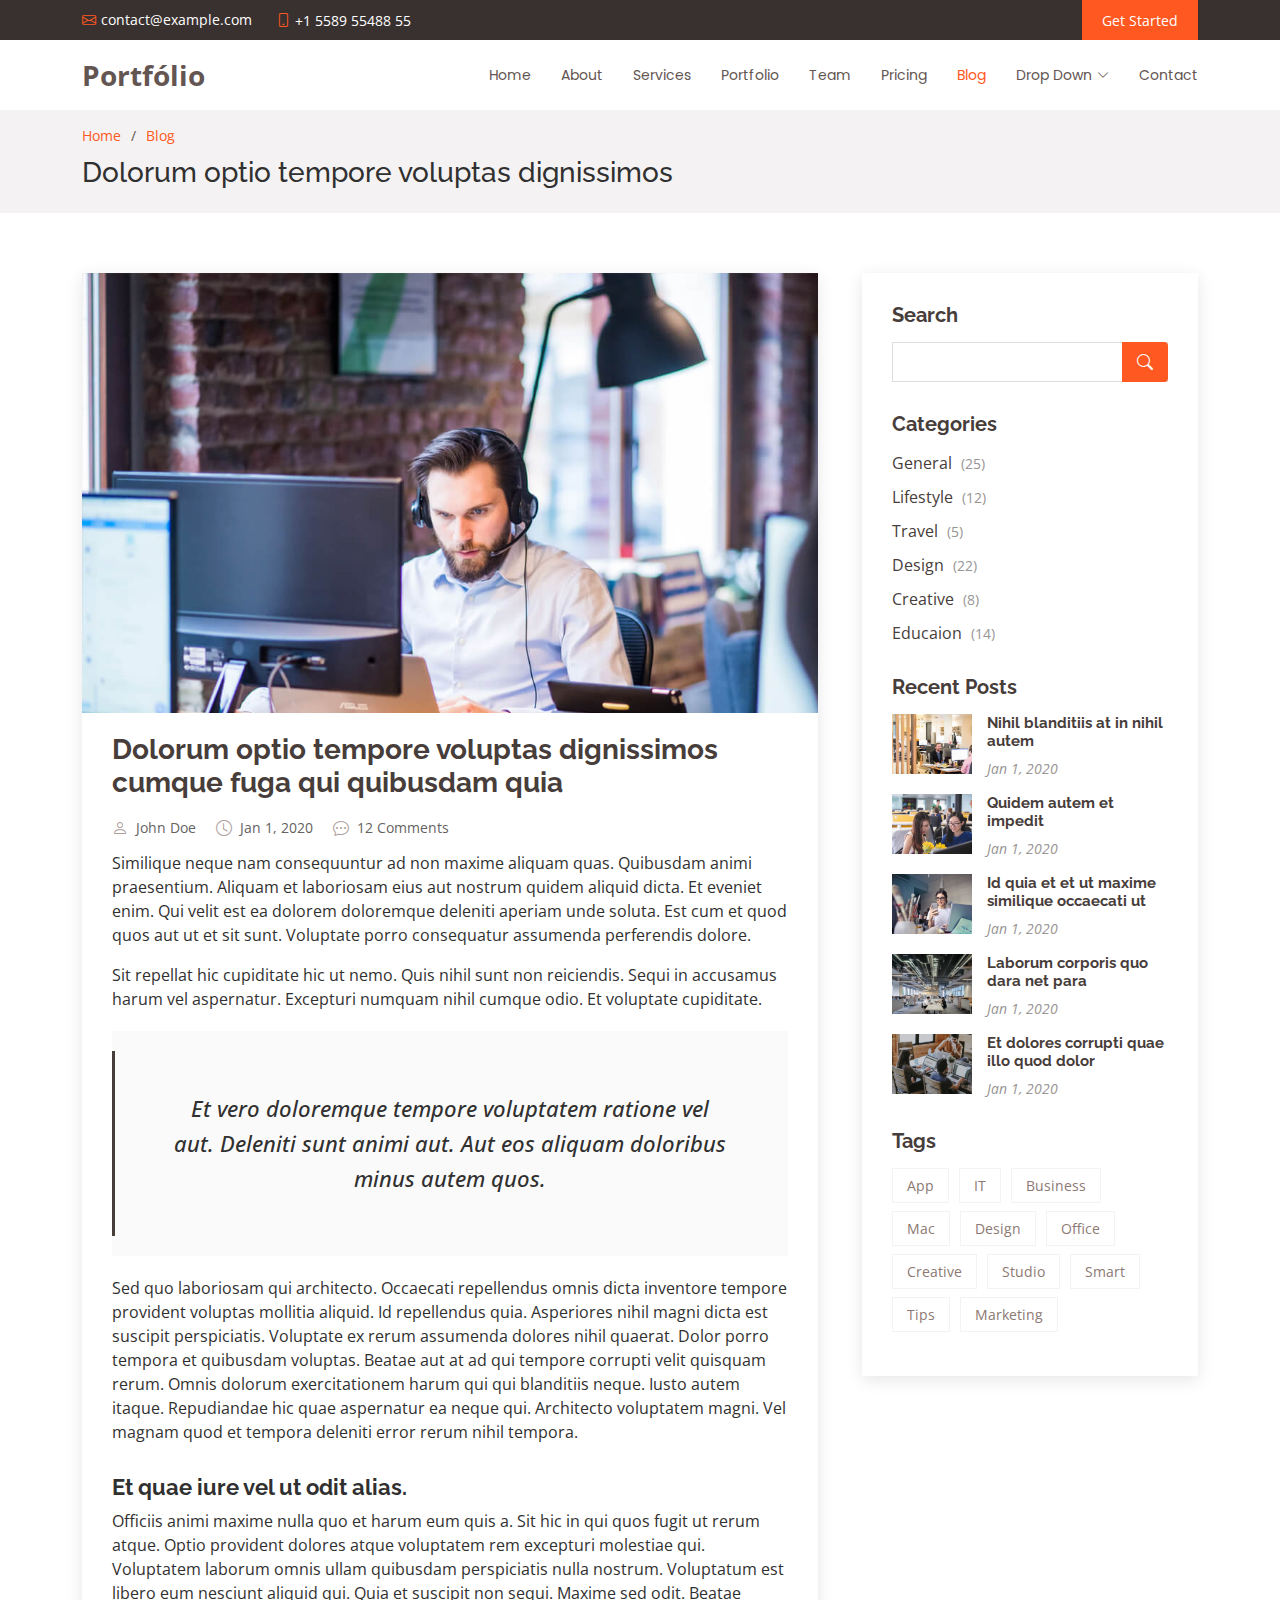
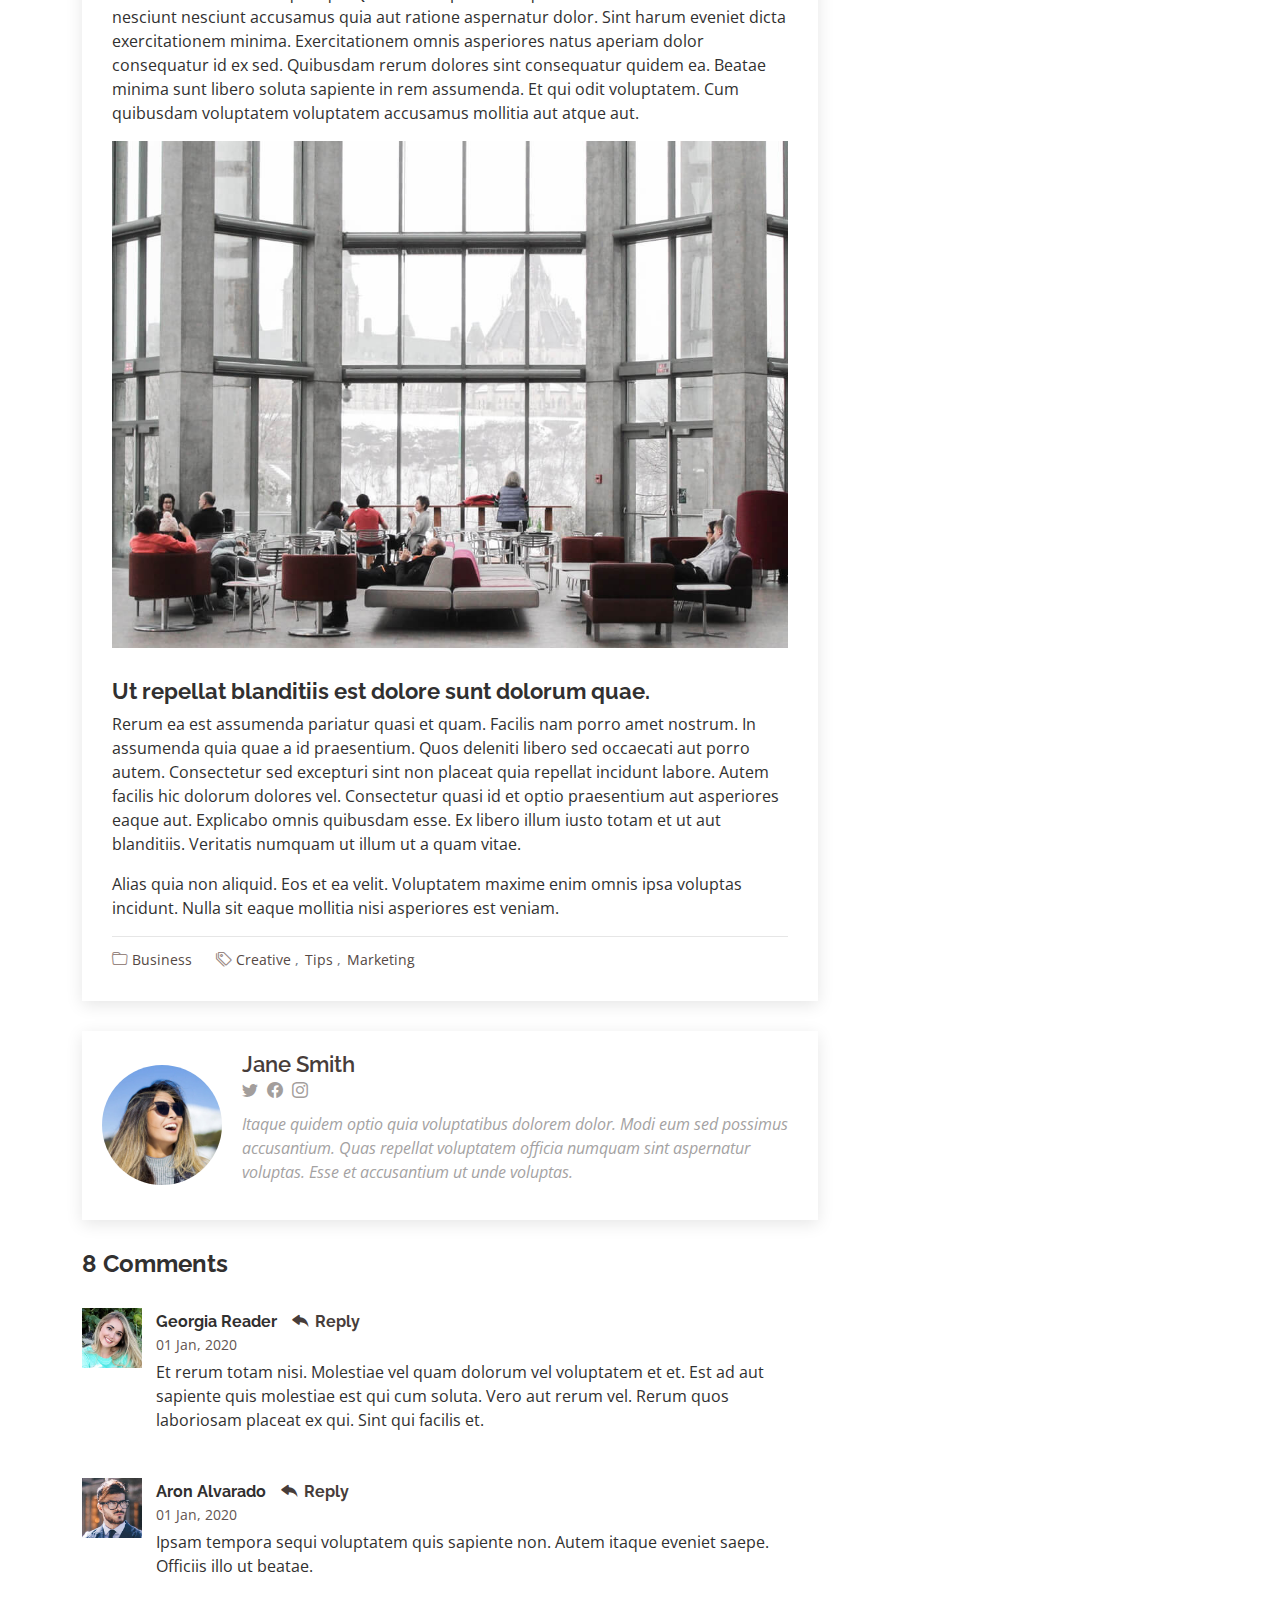
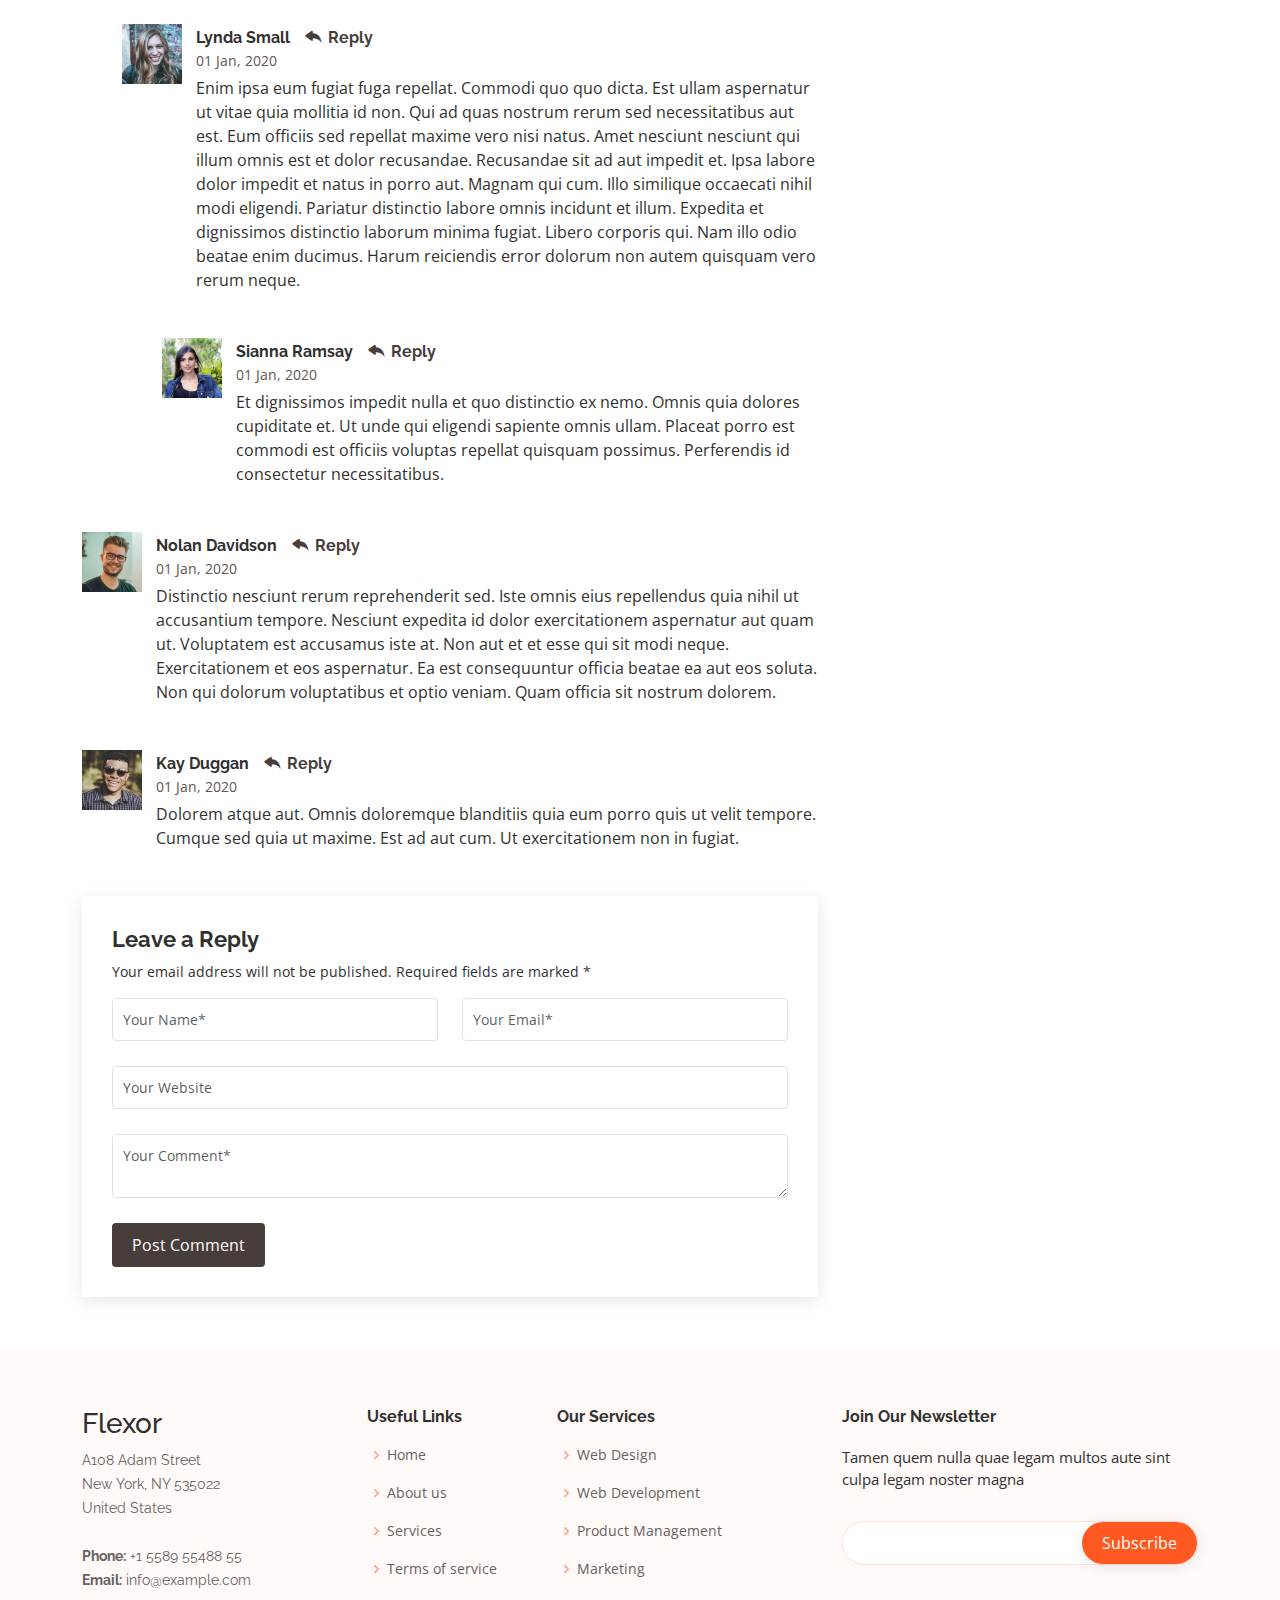
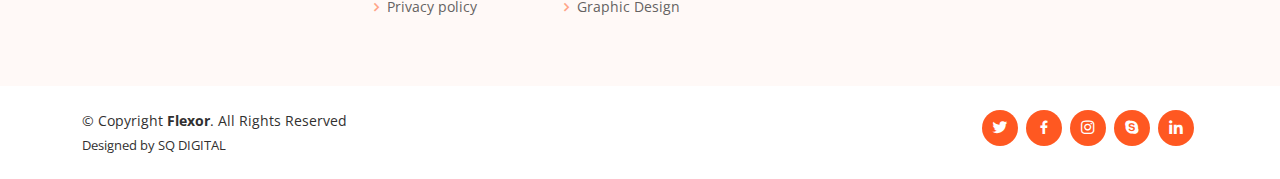
<file: blog-single.html>
<!DOCTYPE html>
<html lang="en">

<head>
  <meta charset="utf-8">
  <meta content="width=device-width, initial-scale=1.0" name="viewport">

  <title>Blog - Portfólio</title>
  <meta content="" name="description">
  <meta content="" name="keywords">

  <!-- Favicons -->
  <link href="assets/img/estrela.png" rel="icon">
  <link href="assets/img/estrela.png" rel="apple-touch-icon">

  <!-- Google Fonts -->
  <link href="https://fonts.googleapis.com/css?family=Open+Sans:300,300i,400,400i,600,600i,700,700i|Raleway:300,300i,400,400i,500,500i,600,600i,700,700i|Poppins:300,300i,400,400i,500,500i,600,600i,700,700i" rel="stylesheet">

  <!-- Vendor CSS Files -->
  <link href="assets/vendor/aos/aos.css" rel="stylesheet">
  <link href="assets/vendor/bootstrap/css/bootstrap.min.css" rel="stylesheet">
  <link href="assets/vendor/bootstrap-icons/bootstrap-icons.css" rel="stylesheet">
  <link href="assets/vendor/boxicons/css/boxicons.min.css" rel="stylesheet">
  <link href="assets/vendor/glightbox/css/glightbox.min.css" rel="stylesheet">
  <link href="assets/vendor/swiper/swiper-bundle.min.css" rel="stylesheet">

  <!-- Template Main CSS File -->
  <link href="assets/css/style.css" rel="stylesheet">

  <!-- =======================================================
  * Template Name: Flexor
  * Updated: Jan 09 2024 with Bootstrap v5.3.2
  * Template URL: https://bootstrapmade.com/flexor-free-multipurpose-bootstrap-template/
  * Author: BootstrapMade.com
  * License: https://bootstrapmade.com/license/
  ======================================================== -->
</head>

<body>

  <!-- ======= Top Bar ======= -->
  <section id="topbar" class="d-flex align-items-center">
    <div class="container d-flex justify-content-center justify-content-md-between">
      <div class="contact-info d-flex align-items-center">
        <i class="bi bi-envelope d-flex align-items-center"><a href="mailto:contact@example.com">contact@example.com</a></i>
        <i class="bi bi-phone d-flex align-items-center ms-4"><span>+1 5589 55488 55</span></i>
      </div>

      <div class="cta d-none d-md-flex align-items-center">
        <a href="#about" class="scrollto">Get Started</a>
      </div>
    </div>
  </section>

  <!-- ======= Header ======= -->
  <header id="header" class="d-flex align-items-center">
    <div class="container d-flex align-items-center justify-content-between">

      <div class="logo">
        <h1><a href="index.html">Portfólio</a></h1>
        <!-- Uncomment below if you prefer to use an image logo -->
        <!-- <a href="index.html"><img src="assets/img/logo.png" alt="" class="img-fluid"></a>-->
      </div>

      <nav id="navbar" class="navbar">
        <ul>
          <li><a class="nav-link scrollto " href="#hero">Home</a></li>
          <li><a class="nav-link scrollto" href="#about">About</a></li>
          <li><a class="nav-link scrollto" href="#services">Services</a></li>
          <li><a class="nav-link scrollto " href="#portfolio">Portfolio</a></li>
          <li><a class="nav-link scrollto" href="#team">Team</a></li>
          <li><a class="nav-link scrollto" href="#pricing">Pricing</a></li>
          <li><a class="active" href="blog.html">Blog</a></li>
          <li class="dropdown"><a href="#"><span>Drop Down</span> <i class="bi bi-chevron-down"></i></a>
            <ul>
              <li><a href="#">Drop Down 1</a></li>
              <li class="dropdown"><a href="#"><span>Deep Drop Down</span> <i class="bi bi-chevron-right"></i></a>
                <ul>
                  <li><a href="#">Deep Drop Down 1</a></li>
                  <li><a href="#">Deep Drop Down 2</a></li>
                  <li><a href="#">Deep Drop Down 3</a></li>
                  <li><a href="#">Deep Drop Down 4</a></li>
                  <li><a href="#">Deep Drop Down 5</a></li>
                </ul>
              </li>
              <li><a href="#">Drop Down 2</a></li>
              <li><a href="#">Drop Down 3</a></li>
              <li><a href="#">Drop Down 4</a></li>
            </ul>
          </li>
          <li><a class="nav-link scrollto" href="#contact">Contact</a></li>
        </ul>
        <i class="bi bi-list mobile-nav-toggle"></i>
      </nav><!-- .navbar -->

    </div>
  </header><!-- End Header -->

  <main id="main">

    <!-- ======= Breadcrumbs ======= -->
    <section id="breadcrumbs" class="breadcrumbs">
      <div class="container">
        <ol>
          <li><a href="index.html">Home</a></li>
          <li><a href="blog.html">Blog</a></li>
        </ol>
        <h2>Dolorum optio tempore voluptas dignissimos</h2>
      </div>
    </section><!-- End Breadcrumbs -->

    <!-- ======= Blog Single Section ======= -->
    <section id="blog" class="blog">
      <div class="container" data-aos="fade-up">

        <div class="row">

          <div class="col-lg-8 entries">

            <article class="entry entry-single">

              <div class="entry-img">
                <img src="assets/img/blog/blog-1.jpg" alt="" class="img-fluid">
              </div>

              <h2 class="entry-title">
                <a href="blog-single.html">Dolorum optio tempore voluptas dignissimos cumque fuga qui quibusdam quia</a>
              </h2>

              <div class="entry-meta">
                <ul>
                  <li class="d-flex align-items-center"><i class="bi bi-person"></i> <a href="blog-single.html">John Doe</a></li>
                  <li class="d-flex align-items-center"><i class="bi bi-clock"></i> <a href="blog-single.html"><time datetime="2020-01-01">Jan 1, 2020</time></a></li>
                  <li class="d-flex align-items-center"><i class="bi bi-chat-dots"></i> <a href="blog-single.html">12 Comments</a></li>
                </ul>
              </div>

              <div class="entry-content">
                <p>
                  Similique neque nam consequuntur ad non maxime aliquam quas. Quibusdam animi praesentium. Aliquam et laboriosam eius aut nostrum quidem aliquid dicta.
                  Et eveniet enim. Qui velit est ea dolorem doloremque deleniti aperiam unde soluta. Est cum et quod quos aut ut et sit sunt. Voluptate porro consequatur assumenda perferendis dolore.
                </p>

                <p>
                  Sit repellat hic cupiditate hic ut nemo. Quis nihil sunt non reiciendis. Sequi in accusamus harum vel aspernatur. Excepturi numquam nihil cumque odio. Et voluptate cupiditate.
                </p>

                <blockquote>
                  <p>
                    Et vero doloremque tempore voluptatem ratione vel aut. Deleniti sunt animi aut. Aut eos aliquam doloribus minus autem quos.
                  </p>
                </blockquote>

                <p>
                  Sed quo laboriosam qui architecto. Occaecati repellendus omnis dicta inventore tempore provident voluptas mollitia aliquid. Id repellendus quia. Asperiores nihil magni dicta est suscipit perspiciatis. Voluptate ex rerum assumenda dolores nihil quaerat.
                  Dolor porro tempora et quibusdam voluptas. Beatae aut at ad qui tempore corrupti velit quisquam rerum. Omnis dolorum exercitationem harum qui qui blanditiis neque.
                  Iusto autem itaque. Repudiandae hic quae aspernatur ea neque qui. Architecto voluptatem magni. Vel magnam quod et tempora deleniti error rerum nihil tempora.
                </p>

                <h3>Et quae iure vel ut odit alias.</h3>
                <p>
                  Officiis animi maxime nulla quo et harum eum quis a. Sit hic in qui quos fugit ut rerum atque. Optio provident dolores atque voluptatem rem excepturi molestiae qui. Voluptatem laborum omnis ullam quibusdam perspiciatis nulla nostrum. Voluptatum est libero eum nesciunt aliquid qui.
                  Quia et suscipit non sequi. Maxime sed odit. Beatae nesciunt nesciunt accusamus quia aut ratione aspernatur dolor. Sint harum eveniet dicta exercitationem minima. Exercitationem omnis asperiores natus aperiam dolor consequatur id ex sed. Quibusdam rerum dolores sint consequatur quidem ea.
                  Beatae minima sunt libero soluta sapiente in rem assumenda. Et qui odit voluptatem. Cum quibusdam voluptatem voluptatem accusamus mollitia aut atque aut.
                </p>
                <img src="assets/img/blog/blog-inside-post.jpg" class="img-fluid" alt="">

                <h3>Ut repellat blanditiis est dolore sunt dolorum quae.</h3>
                <p>
                  Rerum ea est assumenda pariatur quasi et quam. Facilis nam porro amet nostrum. In assumenda quia quae a id praesentium. Quos deleniti libero sed occaecati aut porro autem. Consectetur sed excepturi sint non placeat quia repellat incidunt labore. Autem facilis hic dolorum dolores vel.
                  Consectetur quasi id et optio praesentium aut asperiores eaque aut. Explicabo omnis quibusdam esse. Ex libero illum iusto totam et ut aut blanditiis. Veritatis numquam ut illum ut a quam vitae.
                </p>
                <p>
                  Alias quia non aliquid. Eos et ea velit. Voluptatem maxime enim omnis ipsa voluptas incidunt. Nulla sit eaque mollitia nisi asperiores est veniam.
                </p>

              </div>

              <div class="entry-footer">
                <i class="bi bi-folder"></i>
                <ul class="cats">
                  <li><a href="#">Business</a></li>
                </ul>

                <i class="bi bi-tags"></i>
                <ul class="tags">
                  <li><a href="#">Creative</a></li>
                  <li><a href="#">Tips</a></li>
                  <li><a href="#">Marketing</a></li>
                </ul>
              </div>

            </article><!-- End blog entry -->

            <div class="blog-author d-flex align-items-center">
              <img src="assets/img/blog/blog-author.jpg" class="rounded-circle float-left" alt="">
              <div>
                <h4>Jane Smith</h4>
                <div class="social-links">
                  <a href="https://twitters.com/#"><i class="bi bi-twitter"></i></a>
                  <a href="https://facebook.com/#"><i class="bi bi-facebook"></i></a>
                  <a href="https://instagram.com/#"><i class="biu bi-instagram"></i></a>
                </div>
                <p>
                  Itaque quidem optio quia voluptatibus dolorem dolor. Modi eum sed possimus accusantium. Quas repellat voluptatem officia numquam sint aspernatur voluptas. Esse et accusantium ut unde voluptas.
                </p>
              </div>
            </div><!-- End blog author bio -->

            <div class="blog-comments">

              <h4 class="comments-count">8 Comments</h4>

              <div id="comment-1" class="comment">
                <div class="d-flex">
                  <div class="comment-img"><img src="assets/img/blog/comments-1.jpg" alt=""></div>
                  <div>
                    <h5><a href="">Georgia Reader</a> <a href="#" class="reply"><i class="bi bi-reply-fill"></i> Reply</a></h5>
                    <time datetime="2020-01-01">01 Jan, 2020</time>
                    <p>
                      Et rerum totam nisi. Molestiae vel quam dolorum vel voluptatem et et. Est ad aut sapiente quis molestiae est qui cum soluta.
                      Vero aut rerum vel. Rerum quos laboriosam placeat ex qui. Sint qui facilis et.
                    </p>
                  </div>
                </div>
              </div><!-- End comment #1 -->

              <div id="comment-2" class="comment">
                <div class="d-flex">
                  <div class="comment-img"><img src="assets/img/blog/comments-2.jpg" alt=""></div>
                  <div>
                    <h5><a href="">Aron Alvarado</a> <a href="#" class="reply"><i class="bi bi-reply-fill"></i> Reply</a></h5>
                    <time datetime="2020-01-01">01 Jan, 2020</time>
                    <p>
                      Ipsam tempora sequi voluptatem quis sapiente non. Autem itaque eveniet saepe. Officiis illo ut beatae.
                    </p>
                  </div>
                </div>

                <div id="comment-reply-1" class="comment comment-reply">
                  <div class="d-flex">
                    <div class="comment-img"><img src="assets/img/blog/comments-3.jpg" alt=""></div>
                    <div>
                      <h5><a href="">Lynda Small</a> <a href="#" class="reply"><i class="bi bi-reply-fill"></i> Reply</a></h5>
                      <time datetime="2020-01-01">01 Jan, 2020</time>
                      <p>
                        Enim ipsa eum fugiat fuga repellat. Commodi quo quo dicta. Est ullam aspernatur ut vitae quia mollitia id non. Qui ad quas nostrum rerum sed necessitatibus aut est. Eum officiis sed repellat maxime vero nisi natus. Amet nesciunt nesciunt qui illum omnis est et dolor recusandae.

                        Recusandae sit ad aut impedit et. Ipsa labore dolor impedit et natus in porro aut. Magnam qui cum. Illo similique occaecati nihil modi eligendi. Pariatur distinctio labore omnis incidunt et illum. Expedita et dignissimos distinctio laborum minima fugiat.

                        Libero corporis qui. Nam illo odio beatae enim ducimus. Harum reiciendis error dolorum non autem quisquam vero rerum neque.
                      </p>
                    </div>
                  </div>

                  <div id="comment-reply-2" class="comment comment-reply">
                    <div class="d-flex">
                      <div class="comment-img"><img src="assets/img/blog/comments-4.jpg" alt=""></div>
                      <div>
                        <h5><a href="">Sianna Ramsay</a> <a href="#" class="reply"><i class="bi bi-reply-fill"></i> Reply</a></h5>
                        <time datetime="2020-01-01">01 Jan, 2020</time>
                        <p>
                          Et dignissimos impedit nulla et quo distinctio ex nemo. Omnis quia dolores cupiditate et. Ut unde qui eligendi sapiente omnis ullam. Placeat porro est commodi est officiis voluptas repellat quisquam possimus. Perferendis id consectetur necessitatibus.
                        </p>
                      </div>
                    </div>

                  </div><!-- End comment reply #2-->

                </div><!-- End comment reply #1-->

              </div><!-- End comment #2-->

              <div id="comment-3" class="comment">
                <div class="d-flex">
                  <div class="comment-img"><img src="assets/img/blog/comments-5.jpg" alt=""></div>
                  <div>
                    <h5><a href="">Nolan Davidson</a> <a href="#" class="reply"><i class="bi bi-reply-fill"></i> Reply</a></h5>
                    <time datetime="2020-01-01">01 Jan, 2020</time>
                    <p>
                      Distinctio nesciunt rerum reprehenderit sed. Iste omnis eius repellendus quia nihil ut accusantium tempore. Nesciunt expedita id dolor exercitationem aspernatur aut quam ut. Voluptatem est accusamus iste at.
                      Non aut et et esse qui sit modi neque. Exercitationem et eos aspernatur. Ea est consequuntur officia beatae ea aut eos soluta. Non qui dolorum voluptatibus et optio veniam. Quam officia sit nostrum dolorem.
                    </p>
                  </div>
                </div>

              </div><!-- End comment #3 -->

              <div id="comment-4" class="comment">
                <div class="d-flex">
                  <div class="comment-img"><img src="assets/img/blog/comments-6.jpg" alt=""></div>
                  <div>
                    <h5><a href="">Kay Duggan</a> <a href="#" class="reply"><i class="bi bi-reply-fill"></i> Reply</a></h5>
                    <time datetime="2020-01-01">01 Jan, 2020</time>
                    <p>
                      Dolorem atque aut. Omnis doloremque blanditiis quia eum porro quis ut velit tempore. Cumque sed quia ut maxime. Est ad aut cum. Ut exercitationem non in fugiat.
                    </p>
                  </div>
                </div>

              </div><!-- End comment #4 -->

              <div class="reply-form">
                <h4>Leave a Reply</h4>
                <p>Your email address will not be published. Required fields are marked * </p>
                <form action="">
                  <div class="row">
                    <div class="col-md-6 form-group">
                      <input name="name" type="text" class="form-control" placeholder="Your Name*">
                    </div>
                    <div class="col-md-6 form-group">
                      <input name="email" type="text" class="form-control" placeholder="Your Email*">
                    </div>
                  </div>
                  <div class="row">
                    <div class="col form-group">
                      <input name="website" type="text" class="form-control" placeholder="Your Website">
                    </div>
                  </div>
                  <div class="row">
                    <div class="col form-group">
                      <textarea name="comment" class="form-control" placeholder="Your Comment*"></textarea>
                    </div>
                  </div>
                  <button type="submit" class="btn btn-primary">Post Comment</button>

                </form>

              </div>

            </div><!-- End blog comments -->

          </div><!-- End blog entries list -->

          <div class="col-lg-4">

            <div class="sidebar">

              <h3 class="sidebar-title">Search</h3>
              <div class="sidebar-item search-form">
                <form action="">
                  <input type="text">
                  <button type="submit"><i class="bi bi-search"></i></button>
                </form>
              </div><!-- End sidebar search formn-->

              <h3 class="sidebar-title">Categories</h3>
              <div class="sidebar-item categories">
                <ul>
                  <li><a href="#">General <span>(25)</span></a></li>
                  <li><a href="#">Lifestyle <span>(12)</span></a></li>
                  <li><a href="#">Travel <span>(5)</span></a></li>
                  <li><a href="#">Design <span>(22)</span></a></li>
                  <li><a href="#">Creative <span>(8)</span></a></li>
                  <li><a href="#">Educaion <span>(14)</span></a></li>
                </ul>
              </div><!-- End sidebar categories-->

              <h3 class="sidebar-title">Recent Posts</h3>
              <div class="sidebar-item recent-posts">
                <div class="post-item clearfix">
                  <img src="assets/img/blog/blog-recent-1.jpg" alt="">
                  <h4><a href="blog-single.html">Nihil blanditiis at in nihil autem</a></h4>
                  <time datetime="2020-01-01">Jan 1, 2020</time>
                </div>

                <div class="post-item clearfix">
                  <img src="assets/img/blog/blog-recent-2.jpg" alt="">
                  <h4><a href="blog-single.html">Quidem autem et impedit</a></h4>
                  <time datetime="2020-01-01">Jan 1, 2020</time>
                </div>

                <div class="post-item clearfix">
                  <img src="assets/img/blog/blog-recent-3.jpg" alt="">
                  <h4><a href="blog-single.html">Id quia et et ut maxime similique occaecati ut</a></h4>
                  <time datetime="2020-01-01">Jan 1, 2020</time>
                </div>

                <div class="post-item clearfix">
                  <img src="assets/img/blog/blog-recent-4.jpg" alt="">
                  <h4><a href="blog-single.html">Laborum corporis quo dara net para</a></h4>
                  <time datetime="2020-01-01">Jan 1, 2020</time>
                </div>

                <div class="post-item clearfix">
                  <img src="assets/img/blog/blog-recent-5.jpg" alt="">
                  <h4><a href="blog-single.html">Et dolores corrupti quae illo quod dolor</a></h4>
                  <time datetime="2020-01-01">Jan 1, 2020</time>
                </div>

              </div><!-- End sidebar recent posts-->

              <h3 class="sidebar-title">Tags</h3>
              <div class="sidebar-item tags">
                <ul>
                  <li><a href="#">App</a></li>
                  <li><a href="#">IT</a></li>
                  <li><a href="#">Business</a></li>
                  <li><a href="#">Mac</a></li>
                  <li><a href="#">Design</a></li>
                  <li><a href="#">Office</a></li>
                  <li><a href="#">Creative</a></li>
                  <li><a href="#">Studio</a></li>
                  <li><a href="#">Smart</a></li>
                  <li><a href="#">Tips</a></li>
                  <li><a href="#">Marketing</a></li>
                </ul>
              </div><!-- End sidebar tags-->

            </div><!-- End sidebar -->

          </div><!-- End blog sidebar -->

        </div>

      </div>
    </section><!-- End Blog Single Section -->

  </main><!-- End #main -->

  <!-- ======= Footer ======= -->
  <footer id="footer">

    <div class="footer-top">
      <div class="container">
        <div class="row">

          <div class="col-lg-3 col-md-6 footer-contact">
            <h3>Flexor</h3>
            <p>
              A108 Adam Street <br>
              New York, NY 535022<br>
              United States <br><br>
              <strong>Phone:</strong> +1 5589 55488 55<br>
              <strong>Email:</strong> info@example.com<br>
            </p>
          </div>

          <div class="col-lg-2 col-md-6 footer-links">
            <h4>Useful Links</h4>
            <ul>
              <li><i class="bx bx-chevron-right"></i> <a href="#">Home</a></li>
              <li><i class="bx bx-chevron-right"></i> <a href="#">About us</a></li>
              <li><i class="bx bx-chevron-right"></i> <a href="#">Services</a></li>
              <li><i class="bx bx-chevron-right"></i> <a href="#">Terms of service</a></li>
              <li><i class="bx bx-chevron-right"></i> <a href="#">Privacy policy</a></li>
            </ul>
          </div>

          <div class="col-lg-3 col-md-6 footer-links">
            <h4>Our Services</h4>
            <ul>
              <li><i class="bx bx-chevron-right"></i> <a href="#">Web Design</a></li>
              <li><i class="bx bx-chevron-right"></i> <a href="#">Web Development</a></li>
              <li><i class="bx bx-chevron-right"></i> <a href="#">Product Management</a></li>
              <li><i class="bx bx-chevron-right"></i> <a href="#">Marketing</a></li>
              <li><i class="bx bx-chevron-right"></i> <a href="#">Graphic Design</a></li>
            </ul>
          </div>

          <div class="col-lg-4 col-md-6 footer-newsletter">
            <h4>Join Our Newsletter</h4>
            <p>Tamen quem nulla quae legam multos aute sint culpa legam noster magna</p>
            <form action="" method="post">
              <input type="email" name="email"><input type="submit" value="Subscribe">
            </form>
          </div>

        </div>
      </div>
    </div>

    <div class="container d-lg-flex py-4">

      <div class="me-lg-auto text-center text-lg-start">
        <div class="copyright">
          &copy; Copyright <strong><span>Flexor</span></strong>. All Rights Reserved
        </div>
        <div class="credits">
          <!-- All the links in the footer should remain intact. -->
          <!-- You can delete the links only if you purchased the pro version. -->
          <!-- Licensing information: https://bootstrapmade.com/license/ -->
          <!-- Purchase the pro version with working PHP/AJAX contact form: https://bootstrapmade.com/flexor-free-multipurpose-bootstrap-template/ -->
          Designed by <a>SQ DIGITAL</a>
        </div>
      </div>
      <div class="social-links text-center text-lg-right pt-3 pt-lg-0">
        <a href="#" class="twitter"><i class="bx bxl-twitter"></i></a>
        <a href="#" class="facebook"><i class="bx bxl-facebook"></i></a>
        <a href="#" class="instagram"><i class="bx bxl-instagram"></i></a>
        <a href="#" class="google-plus"><i class="bx bxl-skype"></i></a>
        <a href="#" class="linkedin"><i class="bx bxl-linkedin"></i></a>
      </div>
    </div>
  </footer><!-- End Footer -->

  <a href="#" class="back-to-top d-flex align-items-center justify-content-center"><i class="bi bi-arrow-up-short"></i></a>

  <!-- Vendor JS Files -->
  <script src="assets/vendor/aos/aos.js"></script>
  <script src="assets/vendor/bootstrap/js/bootstrap.bundle.min.js"></script>
  <script src="assets/vendor/glightbox/js/glightbox.min.js"></script>
  <script src="assets/vendor/isotope-layout/isotope.pkgd.min.js"></script>
  <script src="assets/vendor/swiper/swiper-bundle.min.js"></script>
  <script src="assets/vendor/php-email-form/validate.js"></script>

  <!-- Template Main JS File -->
  <script src="assets/js/main.js"></script>

</body>

</html>
</file>
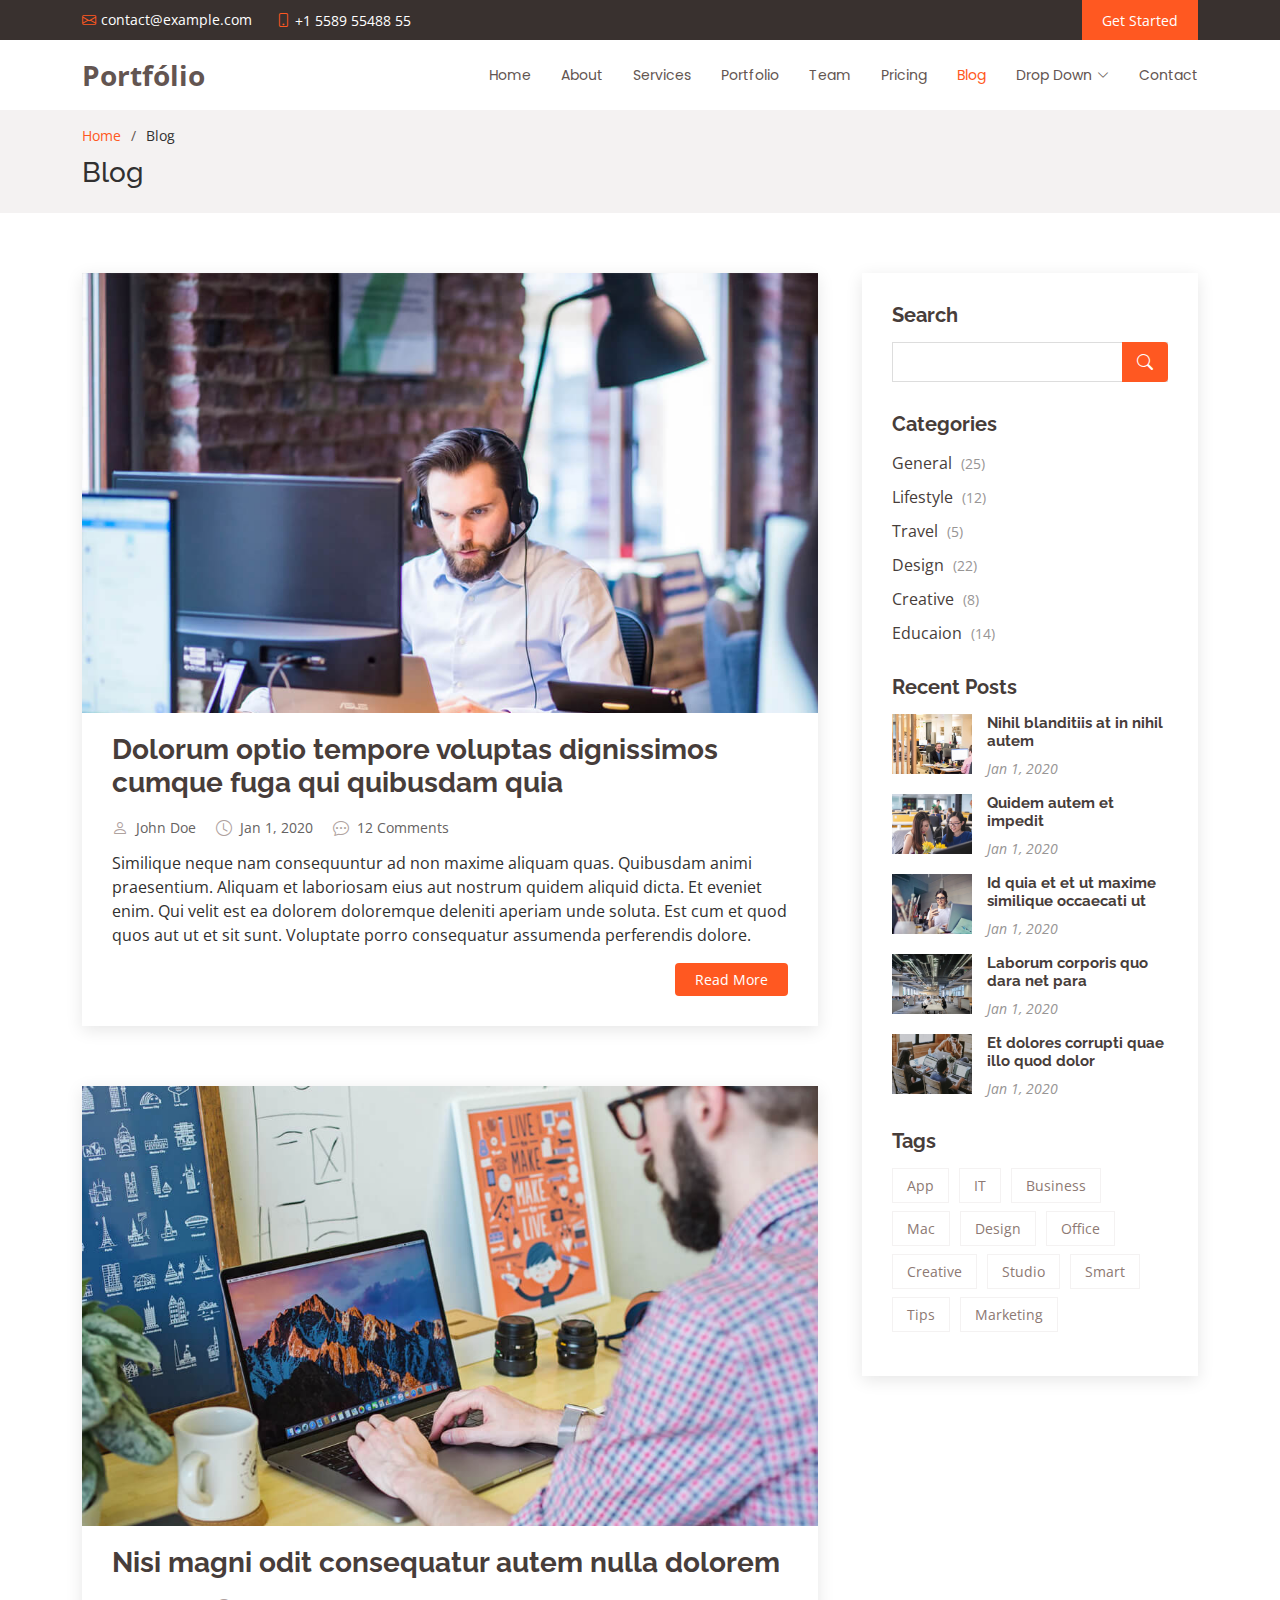
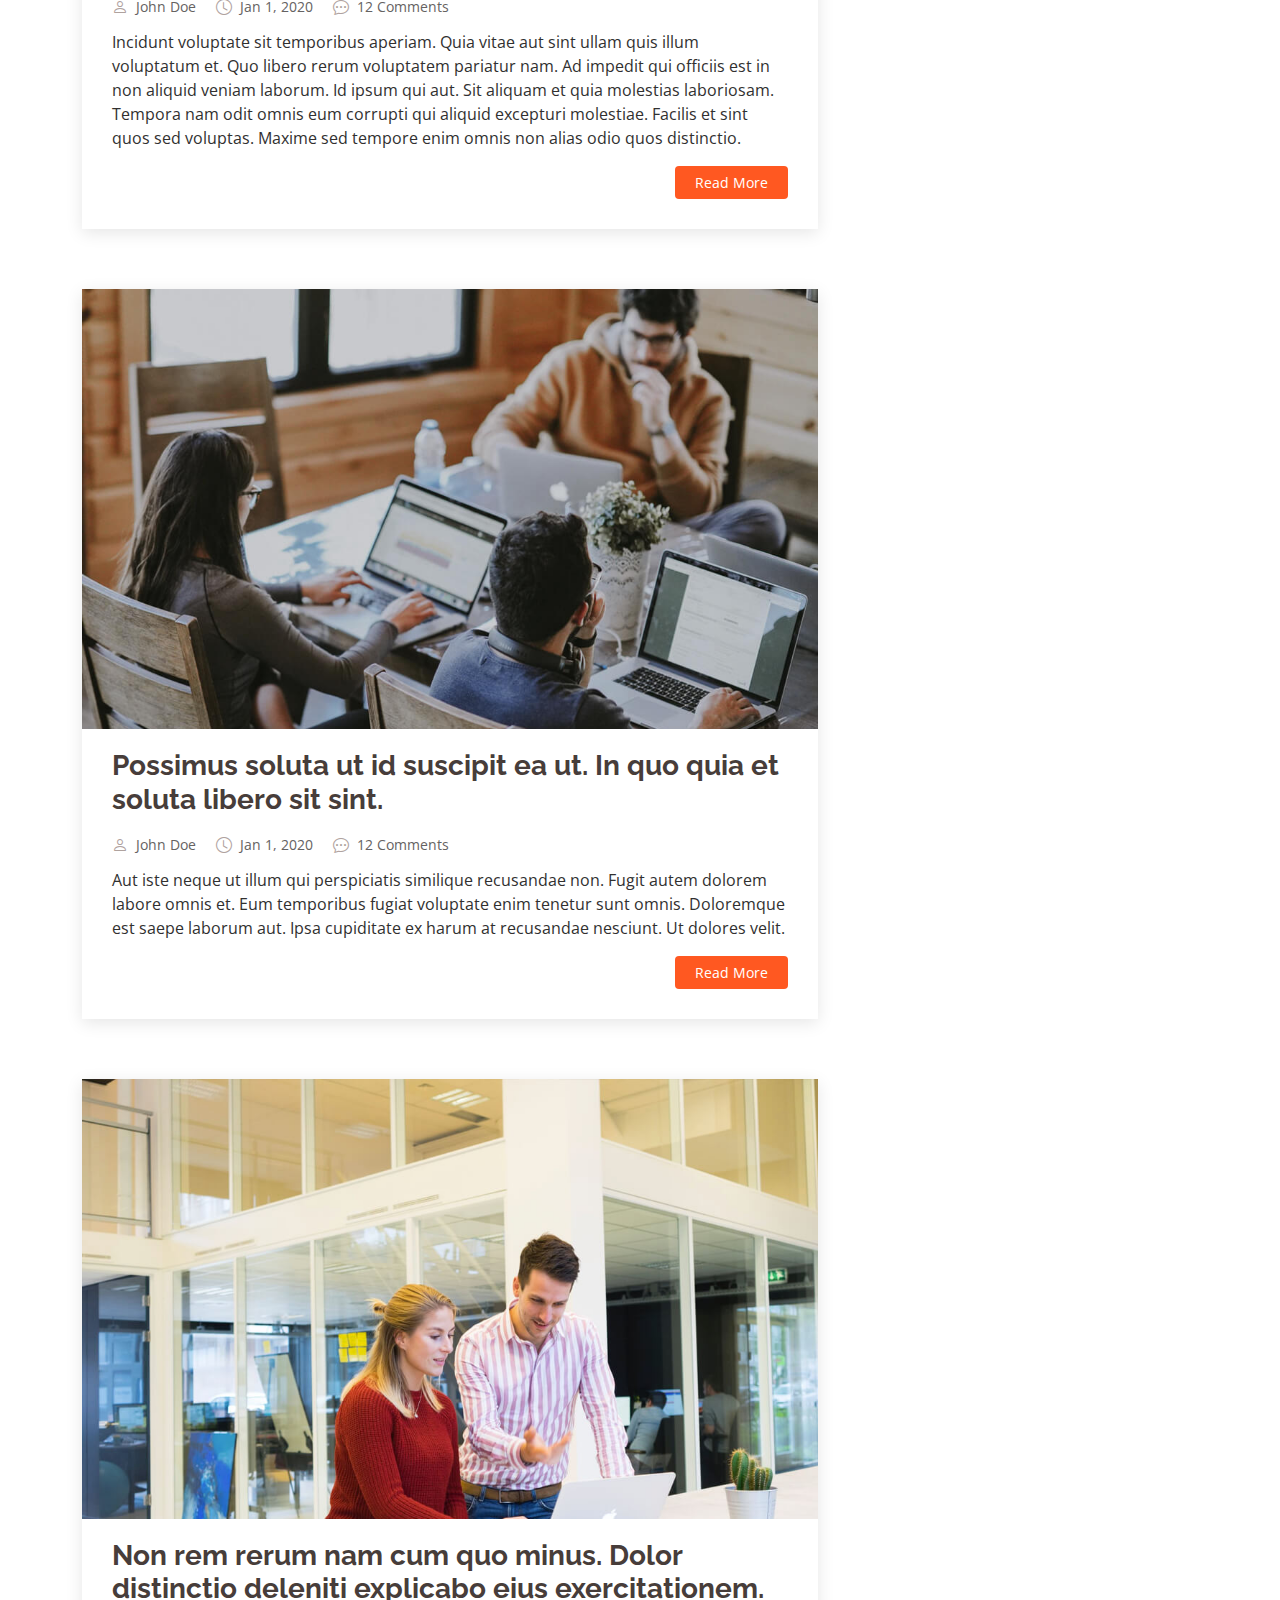
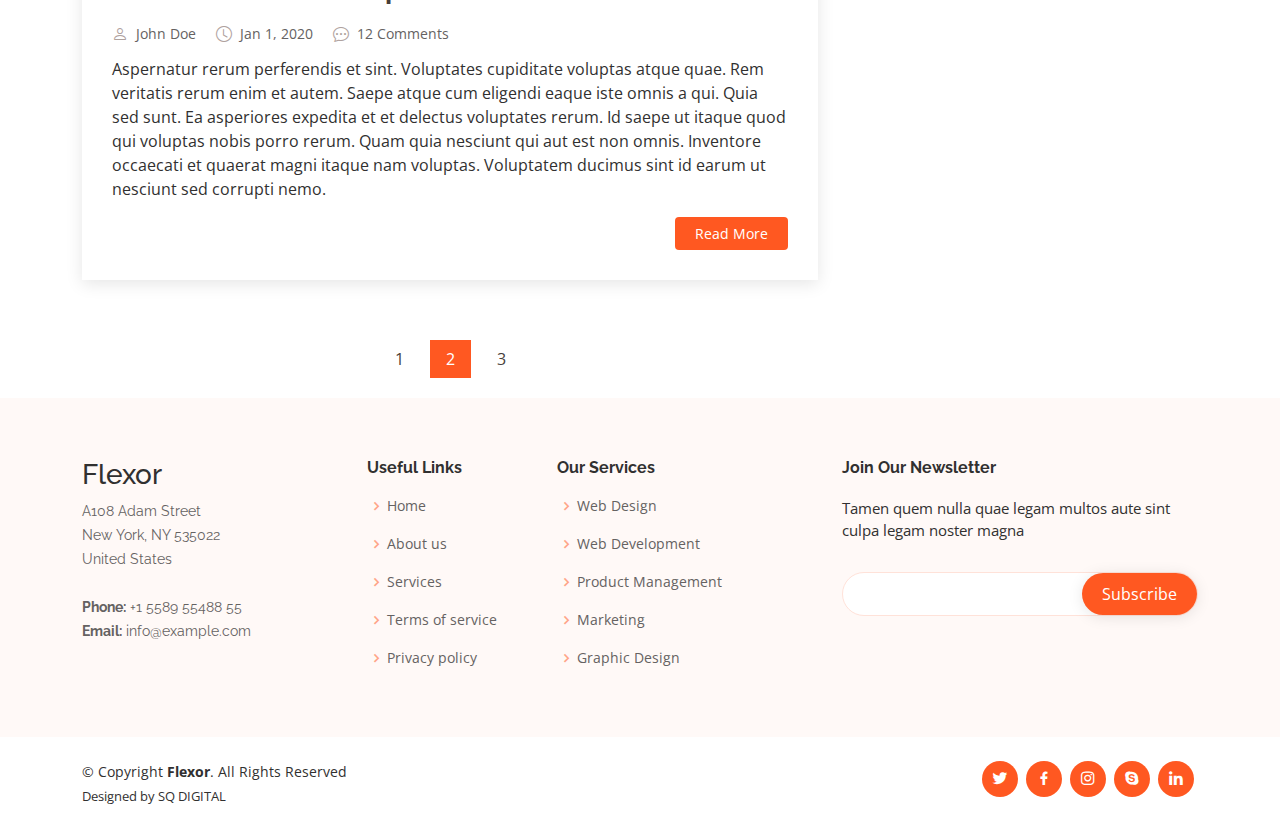
<file: blog.html>
<!DOCTYPE html>
<html lang="en">

<head>
  <meta charset="utf-8">
  <meta content="width=device-width, initial-scale=1.0" name="viewport">

  <title>Blog - Portfólio</title>
  <meta content="" name="description">
  <meta content="" name="keywords">

  <!-- Favicons -->
  <link href="assets/img/estrela.png" rel="icon">
  <link href="assets/img/estrela.png" rel="apple-touch-icon">

  <!-- Google Fonts -->
  <link href="https://fonts.googleapis.com/css?family=Open+Sans:300,300i,400,400i,600,600i,700,700i|Raleway:300,300i,400,400i,500,500i,600,600i,700,700i|Poppins:300,300i,400,400i,500,500i,600,600i,700,700i" rel="stylesheet">

  <!-- Vendor CSS Files -->
  <link href="assets/vendor/aos/aos.css" rel="stylesheet">
  <link href="assets/vendor/bootstrap/css/bootstrap.min.css" rel="stylesheet">
  <link href="assets/vendor/bootstrap-icons/bootstrap-icons.css" rel="stylesheet">
  <link href="assets/vendor/boxicons/css/boxicons.min.css" rel="stylesheet">
  <link href="assets/vendor/glightbox/css/glightbox.min.css" rel="stylesheet">
  <link href="assets/vendor/swiper/swiper-bundle.min.css" rel="stylesheet">

  <!-- Template Main CSS File -->
  <link href="assets/css/style.css" rel="stylesheet">

  <!-- =======================================================
  * Template Name: Flexor
  * Updated: Jan 09 2024 with Bootstrap v5.3.2
  * Template URL: https://bootstrapmade.com/flexor-free-multipurpose-bootstrap-template/
  * Author: BootstrapMade.com
  * License: https://bootstrapmade.com/license/
  ======================================================== -->
</head>

<body>

  <!-- ======= Top Bar ======= -->
  <section id="topbar" class="d-flex align-items-center">
    <div class="container d-flex justify-content-center justify-content-md-between">
      <div class="contact-info d-flex align-items-center">
        <i class="bi bi-envelope d-flex align-items-center"><a href="mailto:contact@example.com">contact@example.com</a></i>
        <i class="bi bi-phone d-flex align-items-center ms-4"><span>+1 5589 55488 55</span></i>
      </div>

      <div class="cta d-none d-md-flex align-items-center">
        <a href="#about" class="scrollto">Get Started</a>
      </div>
    </div>
  </section>

  <!-- ======= Header ======= -->
  <header id="header" class="d-flex align-items-center">
    <div class="container d-flex align-items-center justify-content-between">

      <div class="logo">
        <h1><a href="index.html">Portfólio</a></h1>
        <!-- Uncomment below if you prefer to use an image logo -->
        <!-- <a href="index.html"><img src="assets/img/logo.png" alt="" class="img-fluid"></a>-->
      </div>

      <nav id="navbar" class="navbar">
        <ul>
          <li><a class="nav-link scrollto " href="#hero">Home</a></li>
          <li><a class="nav-link scrollto" href="#about">About</a></li>
          <li><a class="nav-link scrollto" href="#services">Services</a></li>
          <li><a class="nav-link scrollto " href="#portfolio">Portfolio</a></li>
          <li><a class="nav-link scrollto" href="#team">Team</a></li>
          <li><a class="nav-link scrollto" href="#pricing">Pricing</a></li>
          <li><a class="active" href="blog.html">Blog</a></li>
          <li class="dropdown"><a href="#"><span>Drop Down</span> <i class="bi bi-chevron-down"></i></a>
            <ul>
              <li><a href="#">Drop Down 1</a></li>
              <li class="dropdown"><a href="#"><span>Deep Drop Down</span> <i class="bi bi-chevron-right"></i></a>
                <ul>
                  <li><a href="#">Deep Drop Down 1</a></li>
                  <li><a href="#">Deep Drop Down 2</a></li>
                  <li><a href="#">Deep Drop Down 3</a></li>
                  <li><a href="#">Deep Drop Down 4</a></li>
                  <li><a href="#">Deep Drop Down 5</a></li>
                </ul>
              </li>
              <li><a href="#">Drop Down 2</a></li>
              <li><a href="#">Drop Down 3</a></li>
              <li><a href="#">Drop Down 4</a></li>
            </ul>
          </li>
          <li><a class="nav-link scrollto" href="#contact">Contact</a></li>
        </ul>
        <i class="bi bi-list mobile-nav-toggle"></i>
      </nav><!-- .navbar -->

    </div>
  </header><!-- End Header -->

  <main id="main">

    <!-- ======= Breadcrumbs ======= -->
    <section id="breadcrumbs" class="breadcrumbs">
      <div class="container">
        <ol>
          <li><a href="index.html">Home</a></li>
          <li>Blog</li>
        </ol>
        <h2>Blog</h2>
      </div>
    </section><!-- End Breadcrumbs -->

    <!-- ======= Blog Section ======= -->
    <section id="blog" class="blog">
      <div class="container" data-aos="fade-up">

        <div class="row">

          <div class="col-lg-8 entries">

            <article class="entry">

              <div class="entry-img">
                <img src="assets/img/blog/blog-1.jpg" alt="" class="img-fluid">
              </div>

              <h2 class="entry-title">
                <a href="blog-single.html">Dolorum optio tempore voluptas dignissimos cumque fuga qui quibusdam quia</a>
              </h2>

              <div class="entry-meta">
                <ul>
                  <li class="d-flex align-items-center"><i class="bi bi-person"></i> <a href="blog-single.html">John Doe</a></li>
                  <li class="d-flex align-items-center"><i class="bi bi-clock"></i> <a href="blog-single.html"><time datetime="2020-01-01">Jan 1, 2020</time></a></li>
                  <li class="d-flex align-items-center"><i class="bi bi-chat-dots"></i> <a href="blog-single.html">12 Comments</a></li>
                </ul>
              </div>

              <div class="entry-content">
                <p>
                  Similique neque nam consequuntur ad non maxime aliquam quas. Quibusdam animi praesentium. Aliquam et laboriosam eius aut nostrum quidem aliquid dicta.
                  Et eveniet enim. Qui velit est ea dolorem doloremque deleniti aperiam unde soluta. Est cum et quod quos aut ut et sit sunt. Voluptate porro consequatur assumenda perferendis dolore.
                </p>
                <div class="read-more">
                  <a href="blog-single.html">Read More</a>
                </div>
              </div>

            </article><!-- End blog entry -->

            <article class="entry">

              <div class="entry-img">
                <img src="assets/img/blog/blog-2.jpg" alt="" class="img-fluid">
              </div>

              <h2 class="entry-title">
                <a href="blog-single.html">Nisi magni odit consequatur autem nulla dolorem</a>
              </h2>

              <div class="entry-meta">
                <ul>
                  <li class="d-flex align-items-center"><i class="bi bi-person"></i> <a href="blog-single.html">John Doe</a></li>
                  <li class="d-flex align-items-center"><i class="bi bi-clock"></i> <a href="blog-single.html"><time datetime="2020-01-01">Jan 1, 2020</time></a></li>
                  <li class="d-flex align-items-center"><i class="bi bi-chat-dots"></i> <a href="blog-single.html">12 Comments</a></li>
                </ul>
              </div>

              <div class="entry-content">
                <p>
                  Incidunt voluptate sit temporibus aperiam. Quia vitae aut sint ullam quis illum voluptatum et. Quo libero rerum voluptatem pariatur nam.
                  Ad impedit qui officiis est in non aliquid veniam laborum. Id ipsum qui aut. Sit aliquam et quia molestias laboriosam. Tempora nam odit omnis eum corrupti qui aliquid excepturi molestiae. Facilis et sint quos sed voluptas. Maxime sed tempore enim omnis non alias odio quos distinctio.
                </p>
                <div class="read-more">
                  <a href="blog-single.html">Read More</a>
                </div>
              </div>

            </article><!-- End blog entry -->

            <article class="entry">

              <div class="entry-img">
                <img src="assets/img/blog/blog-3.jpg" alt="" class="img-fluid">
              </div>

              <h2 class="entry-title">
                <a href="blog-single.html">Possimus soluta ut id suscipit ea ut. In quo quia et soluta libero sit sint.</a>
              </h2>

              <div class="entry-meta">
                <ul>
                  <li class="d-flex align-items-center"><i class="bi bi-person"></i> <a href="blog-single.html">John Doe</a></li>
                  <li class="d-flex align-items-center"><i class="bi bi-clock"></i> <a href="blog-single.html"><time datetime="2020-01-01">Jan 1, 2020</time></a></li>
                  <li class="d-flex align-items-center"><i class="bi bi-chat-dots"></i> <a href="blog-single.html">12 Comments</a></li>
                </ul>
              </div>

              <div class="entry-content">
                <p>
                  Aut iste neque ut illum qui perspiciatis similique recusandae non. Fugit autem dolorem labore omnis et. Eum temporibus fugiat voluptate enim tenetur sunt omnis.
                  Doloremque est saepe laborum aut. Ipsa cupiditate ex harum at recusandae nesciunt. Ut dolores velit.
                </p>
                <div class="read-more">
                  <a href="blog-single.html">Read More</a>
                </div>
              </div>

            </article><!-- End blog entry -->

            <article class="entry">

              <div class="entry-img">
                <img src="assets/img/blog/blog-4.jpg" alt="" class="img-fluid">
              </div>

              <h2 class="entry-title">
                <a href="blog-single.html">Non rem rerum nam cum quo minus. Dolor distinctio deleniti explicabo eius exercitationem.</a>
              </h2>

              <div class="entry-meta">
                <ul>
                  <li class="d-flex align-items-center"><i class="bi bi-person"></i> <a href="blog-single.html">John Doe</a></li>
                  <li class="d-flex align-items-center"><i class="bi bi-clock"></i> <a href="blog-single.html"><time datetime="2020-01-01">Jan 1, 2020</time></a></li>
                  <li class="d-flex align-items-center"><i class="bi bi-chat-dots"></i> <a href="blog-single.html">12 Comments</a></li>
                </ul>
              </div>

              <div class="entry-content">
                <p>
                  Aspernatur rerum perferendis et sint. Voluptates cupiditate voluptas atque quae. Rem veritatis rerum enim et autem. Saepe atque cum eligendi eaque iste omnis a qui.
                  Quia sed sunt. Ea asperiores expedita et et delectus voluptates rerum. Id saepe ut itaque quod qui voluptas nobis porro rerum. Quam quia nesciunt qui aut est non omnis. Inventore occaecati et quaerat magni itaque nam voluptas. Voluptatem ducimus sint id earum ut nesciunt sed corrupti nemo.
                </p>
                <div class="read-more">
                  <a href="blog-single.html">Read More</a>
                </div>
              </div>

            </article><!-- End blog entry -->

            <div class="blog-pagination">
              <ul class="justify-content-center">
                <li><a href="#">1</a></li>
                <li class="active"><a href="#">2</a></li>
                <li><a href="#">3</a></li>
              </ul>
            </div>

          </div><!-- End blog entries list -->

          <div class="col-lg-4">

            <div class="sidebar">

              <h3 class="sidebar-title">Search</h3>
              <div class="sidebar-item search-form">
                <form action="">
                  <input type="text">
                  <button type="submit"><i class="bi bi-search"></i></button>
                </form>
              </div><!-- End sidebar search formn-->

              <h3 class="sidebar-title">Categories</h3>
              <div class="sidebar-item categories">
                <ul>
                  <li><a href="#">General <span>(25)</span></a></li>
                  <li><a href="#">Lifestyle <span>(12)</span></a></li>
                  <li><a href="#">Travel <span>(5)</span></a></li>
                  <li><a href="#">Design <span>(22)</span></a></li>
                  <li><a href="#">Creative <span>(8)</span></a></li>
                  <li><a href="#">Educaion <span>(14)</span></a></li>
                </ul>
              </div><!-- End sidebar categories-->

              <h3 class="sidebar-title">Recent Posts</h3>
              <div class="sidebar-item recent-posts">
                <div class="post-item clearfix">
                  <img src="assets/img/blog/blog-recent-1.jpg" alt="">
                  <h4><a href="blog-single.html">Nihil blanditiis at in nihil autem</a></h4>
                  <time datetime="2020-01-01">Jan 1, 2020</time>
                </div>

                <div class="post-item clearfix">
                  <img src="assets/img/blog/blog-recent-2.jpg" alt="">
                  <h4><a href="blog-single.html">Quidem autem et impedit</a></h4>
                  <time datetime="2020-01-01">Jan 1, 2020</time>
                </div>

                <div class="post-item clearfix">
                  <img src="assets/img/blog/blog-recent-3.jpg" alt="">
                  <h4><a href="blog-single.html">Id quia et et ut maxime similique occaecati ut</a></h4>
                  <time datetime="2020-01-01">Jan 1, 2020</time>
                </div>

                <div class="post-item clearfix">
                  <img src="assets/img/blog/blog-recent-4.jpg" alt="">
                  <h4><a href="blog-single.html">Laborum corporis quo dara net para</a></h4>
                  <time datetime="2020-01-01">Jan 1, 2020</time>
                </div>

                <div class="post-item clearfix">
                  <img src="assets/img/blog/blog-recent-5.jpg" alt="">
                  <h4><a href="blog-single.html">Et dolores corrupti quae illo quod dolor</a></h4>
                  <time datetime="2020-01-01">Jan 1, 2020</time>
                </div>

              </div><!-- End sidebar recent posts-->

              <h3 class="sidebar-title">Tags</h3>
              <div class="sidebar-item tags">
                <ul>
                  <li><a href="#">App</a></li>
                  <li><a href="#">IT</a></li>
                  <li><a href="#">Business</a></li>
                  <li><a href="#">Mac</a></li>
                  <li><a href="#">Design</a></li>
                  <li><a href="#">Office</a></li>
                  <li><a href="#">Creative</a></li>
                  <li><a href="#">Studio</a></li>
                  <li><a href="#">Smart</a></li>
                  <li><a href="#">Tips</a></li>
                  <li><a href="#">Marketing</a></li>
                </ul>
              </div><!-- End sidebar tags-->

            </div><!-- End sidebar -->

          </div><!-- End blog sidebar -->

        </div>

      </div>
    </section><!-- End Blog Section -->

  </main><!-- End #main -->

  <!-- ======= Footer ======= -->
  <footer id="footer">

    <div class="footer-top">
      <div class="container">
        <div class="row">

          <div class="col-lg-3 col-md-6 footer-contact">
            <h3>Flexor</h3>
            <p>
              A108 Adam Street <br>
              New York, NY 535022<br>
              United States <br><br>
              <strong>Phone:</strong> +1 5589 55488 55<br>
              <strong>Email:</strong> info@example.com<br>
            </p>
          </div>

          <div class="col-lg-2 col-md-6 footer-links">
            <h4>Useful Links</h4>
            <ul>
              <li><i class="bx bx-chevron-right"></i> <a href="#">Home</a></li>
              <li><i class="bx bx-chevron-right"></i> <a href="#">About us</a></li>
              <li><i class="bx bx-chevron-right"></i> <a href="#">Services</a></li>
              <li><i class="bx bx-chevron-right"></i> <a href="#">Terms of service</a></li>
              <li><i class="bx bx-chevron-right"></i> <a href="#">Privacy policy</a></li>
            </ul>
          </div>

          <div class="col-lg-3 col-md-6 footer-links">
            <h4>Our Services</h4>
            <ul>
              <li><i class="bx bx-chevron-right"></i> <a href="#">Web Design</a></li>
              <li><i class="bx bx-chevron-right"></i> <a href="#">Web Development</a></li>
              <li><i class="bx bx-chevron-right"></i> <a href="#">Product Management</a></li>
              <li><i class="bx bx-chevron-right"></i> <a href="#">Marketing</a></li>
              <li><i class="bx bx-chevron-right"></i> <a href="#">Graphic Design</a></li>
            </ul>
          </div>

          <div class="col-lg-4 col-md-6 footer-newsletter">
            <h4>Join Our Newsletter</h4>
            <p>Tamen quem nulla quae legam multos aute sint culpa legam noster magna</p>
            <form action="" method="post">
              <input type="email" name="email"><input type="submit" value="Subscribe">
            </form>
          </div>

        </div>
      </div>
    </div>

    <div class="container d-lg-flex py-4">

      <div class="me-lg-auto text-center text-lg-start">
        <div class="copyright">
          &copy; Copyright <strong><span>Flexor</span></strong>. All Rights Reserved
        </div>
        <div class="credits">
          <!-- All the links in the footer should remain intact. -->
          <!-- You can delete the links only if you purchased the pro version. -->
          <!-- Licensing information: https://bootstrapmade.com/license/ -->
          <!-- Purchase the pro version with working PHP/AJAX contact form: https://bootstrapmade.com/flexor-free-multipurpose-bootstrap-template/ -->
          Designed by <a>SQ DIGITAL</a>
        </div>
      </div>
      <div class="social-links text-center text-lg-right pt-3 pt-lg-0">
        <a href="#" class="twitter"><i class="bx bxl-twitter"></i></a>
        <a href="#" class="facebook"><i class="bx bxl-facebook"></i></a>
        <a href="#" class="instagram"><i class="bx bxl-instagram"></i></a>
        <a href="#" class="google-plus"><i class="bx bxl-skype"></i></a>
        <a href="#" class="linkedin"><i class="bx bxl-linkedin"></i></a>
      </div>
    </div>
  </footer><!-- End Footer -->

  <a href="#" class="back-to-top d-flex align-items-center justify-content-center"><i class="bi bi-arrow-up-short"></i></a>

  <!-- Vendor JS Files -->
  <script src="assets/vendor/aos/aos.js"></script>
  <script src="assets/vendor/bootstrap/js/bootstrap.bundle.min.js"></script>
  <script src="assets/vendor/glightbox/js/glightbox.min.js"></script>
  <script src="assets/vendor/isotope-layout/isotope.pkgd.min.js"></script>
  <script src="assets/vendor/swiper/swiper-bundle.min.js"></script>
  <script src="assets/vendor/php-email-form/validate.js"></script>

  <!-- Template Main JS File -->
  <script src="assets/js/main.js"></script>

</body>

</html>
</file>
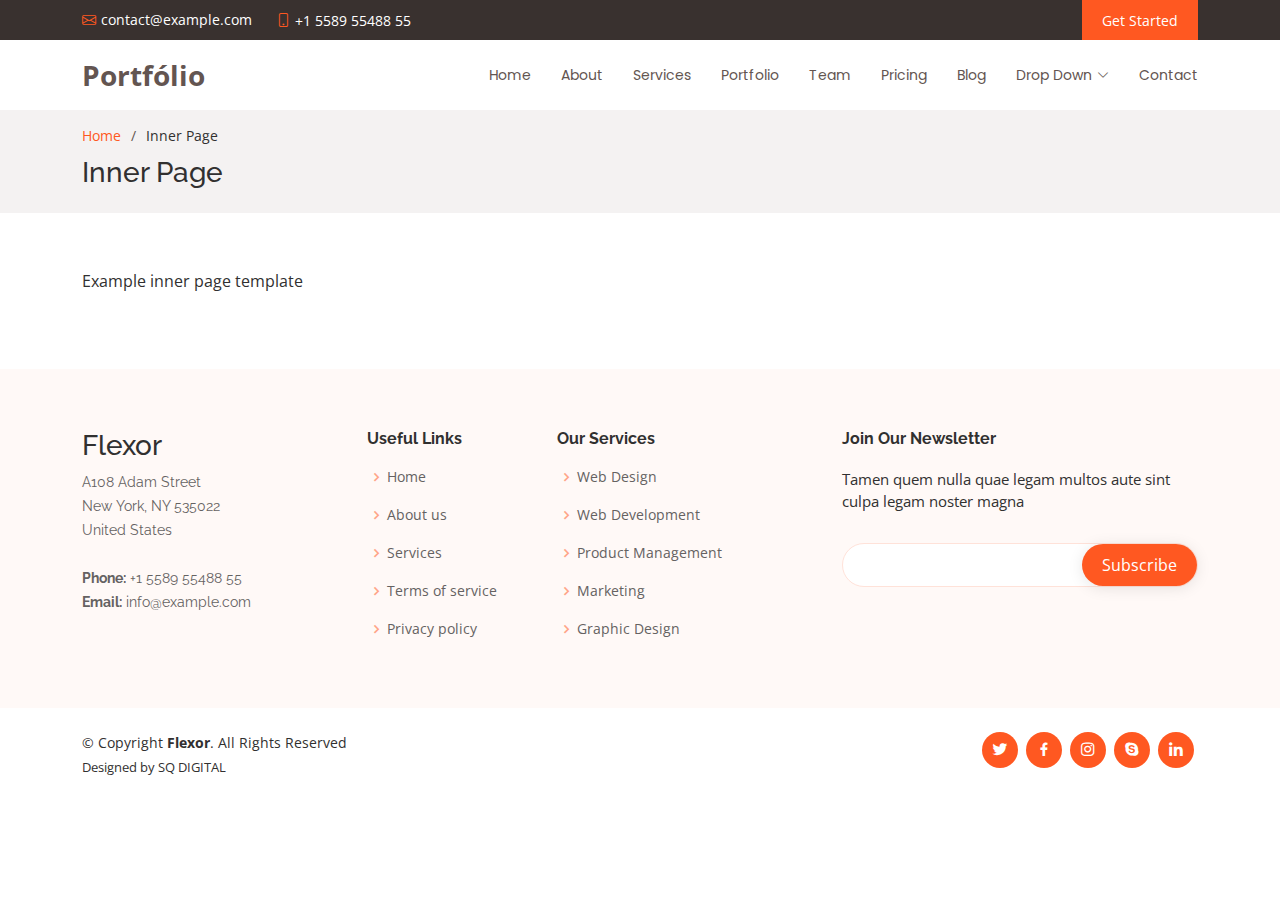
<file: inner-page.html>
<!DOCTYPE html>
<html lang="en">

<head>
  <meta charset="utf-8">
  <meta content="width=device-width, initial-scale=1.0" name="viewport">

  <title>Portfólio</title>
  <meta content="" name="description">
  <meta content="" name="keywords">

  <!-- Favicons -->
  <link href="assets/img/estrela.png" rel="icon">
  <link href="assets/img/estrela.png" rel="apple-touch-icon">

  <!-- Google Fonts -->
  <link href="https://fonts.googleapis.com/css?family=Open+Sans:300,300i,400,400i,600,600i,700,700i|Raleway:300,300i,400,400i,500,500i,600,600i,700,700i|Poppins:300,300i,400,400i,500,500i,600,600i,700,700i" rel="stylesheet">

  <!-- Vendor CSS Files -->
  <link href="assets/vendor/aos/aos.css" rel="stylesheet">
  <link href="assets/vendor/bootstrap/css/bootstrap.min.css" rel="stylesheet">
  <link href="assets/vendor/bootstrap-icons/bootstrap-icons.css" rel="stylesheet">
  <link href="assets/vendor/boxicons/css/boxicons.min.css" rel="stylesheet">
  <link href="assets/vendor/glightbox/css/glightbox.min.css" rel="stylesheet">
  <link href="assets/vendor/swiper/swiper-bundle.min.css" rel="stylesheet">

  <!-- Template Main CSS File -->
  <link href="assets/css/style.css" rel="stylesheet">

  <!-- =======================================================
  * Template Name: Flexor
  * Updated: Jan 09 2024 with Bootstrap v5.3.2
  * Template URL: https://bootstrapmade.com/flexor-free-multipurpose-bootstrap-template/
  * Author: BootstrapMade.com
  * License: https://bootstrapmade.com/license/
  ======================================================== -->
</head>

<body>

  <!-- ======= Top Bar ======= -->
  <section id="topbar" class="d-flex align-items-center">
    <div class="container d-flex justify-content-center justify-content-md-between">
      <div class="contact-info d-flex align-items-center">
        <i class="bi bi-envelope d-flex align-items-center"><a href="mailto:contact@example.com">contact@example.com</a></i>
        <i class="bi bi-phone d-flex align-items-center ms-4"><span>+1 5589 55488 55</span></i>
      </div>

      <div class="cta d-none d-md-flex align-items-center">
        <a href="#about" class="scrollto">Get Started</a>
      </div>
    </div>
  </section>

  <!-- ======= Header ======= -->
  <header id="header" class="d-flex align-items-center">
    <div class="container d-flex align-items-center justify-content-between">

      <div class="logo">
        <h1><a href="index.html">Portfólio</a></h1>
        <!-- Uncomment below if you prefer to use an image logo -->
        <!-- <a href="index.html"><img src="assets/img/logo.png" alt="" class="img-fluid"></a>-->
      </div>

      <nav id="navbar" class="navbar">
        <ul>
          <li><a class="nav-link scrollto " href="#hero">Home</a></li>
          <li><a class="nav-link scrollto" href="#about">About</a></li>
          <li><a class="nav-link scrollto" href="#services">Services</a></li>
          <li><a class="nav-link scrollto " href="#portfolio">Portfolio</a></li>
          <li><a class="nav-link scrollto" href="#team">Team</a></li>
          <li><a class="nav-link scrollto" href="#pricing">Pricing</a></li>
          <li><a href="blog.html">Blog</a></li>
          <li class="dropdown"><a href="#"><span>Drop Down</span> <i class="bi bi-chevron-down"></i></a>
            <ul>
              <li><a href="#">Drop Down 1</a></li>
              <li class="dropdown"><a href="#"><span>Deep Drop Down</span> <i class="bi bi-chevron-right"></i></a>
                <ul>
                  <li><a href="#">Deep Drop Down 1</a></li>
                  <li><a href="#">Deep Drop Down 2</a></li>
                  <li><a href="#">Deep Drop Down 3</a></li>
                  <li><a href="#">Deep Drop Down 4</a></li>
                  <li><a href="#">Deep Drop Down 5</a></li>
                </ul>
              </li>
              <li><a href="#">Drop Down 2</a></li>
              <li><a href="#">Drop Down 3</a></li>
              <li><a href="#">Drop Down 4</a></li>
            </ul>
          </li>
          <li><a class="nav-link scrollto" href="#contact">Contact</a></li>
        </ul>
        <i class="bi bi-list mobile-nav-toggle"></i>
      </nav><!-- .navbar -->

    </div>
  </header><!-- End Header -->

  <main id="main">

    <!-- ======= Breadcrumbs ======= -->
    <section id="breadcrumbs" class="breadcrumbs">
      <div class="container">
        <ol>
          <li><a href="index.html">Home</a></li>
          <li>Inner Page</li>
        </ol>
        <h2>Inner Page</h2>
      </div>
    </section><!-- End Breadcrumbs -->

    <section class="inner-page pt-3">
      <div class="container">
        <p>
          Example inner page template
        </p>
      </div>
    </section>

  </main><!-- End #main -->

  <!-- ======= Footer ======= -->
  <footer id="footer">

    <div class="footer-top">
      <div class="container">
        <div class="row">

          <div class="col-lg-3 col-md-6 footer-contact">
            <h3>Flexor</h3>
            <p>
              A108 Adam Street <br>
              New York, NY 535022<br>
              United States <br><br>
              <strong>Phone:</strong> +1 5589 55488 55<br>
              <strong>Email:</strong> info@example.com<br>
            </p>
          </div>

          <div class="col-lg-2 col-md-6 footer-links">
            <h4>Useful Links</h4>
            <ul>
              <li><i class="bx bx-chevron-right"></i> <a href="#">Home</a></li>
              <li><i class="bx bx-chevron-right"></i> <a href="#">About us</a></li>
              <li><i class="bx bx-chevron-right"></i> <a href="#">Services</a></li>
              <li><i class="bx bx-chevron-right"></i> <a href="#">Terms of service</a></li>
              <li><i class="bx bx-chevron-right"></i> <a href="#">Privacy policy</a></li>
            </ul>
          </div>

          <div class="col-lg-3 col-md-6 footer-links">
            <h4>Our Services</h4>
            <ul>
              <li><i class="bx bx-chevron-right"></i> <a href="#">Web Design</a></li>
              <li><i class="bx bx-chevron-right"></i> <a href="#">Web Development</a></li>
              <li><i class="bx bx-chevron-right"></i> <a href="#">Product Management</a></li>
              <li><i class="bx bx-chevron-right"></i> <a href="#">Marketing</a></li>
              <li><i class="bx bx-chevron-right"></i> <a href="#">Graphic Design</a></li>
            </ul>
          </div>

          <div class="col-lg-4 col-md-6 footer-newsletter">
            <h4>Join Our Newsletter</h4>
            <p>Tamen quem nulla quae legam multos aute sint culpa legam noster magna</p>
            <form action="" method="post">
              <input type="email" name="email"><input type="submit" value="Subscribe">
            </form>
          </div>

        </div>
      </div>
    </div>

    <div class="container d-lg-flex py-4">

      <div class="me-lg-auto text-center text-lg-start">
        <div class="copyright">
          &copy; Copyright <strong><span>Flexor</span></strong>. All Rights Reserved
        </div>
        <div class="credits">
          <!-- All the links in the footer should remain intact. -->
          <!-- You can delete the links only if you purchased the pro version. -->
          <!-- Licensing information: https://bootstrapmade.com/license/ -->
          <!-- Purchase the pro version with working PHP/AJAX contact form: https://bootstrapmade.com/flexor-free-multipurpose-bootstrap-template/ -->
          Designed by <a>SQ DIGITAL</a>
        </div>
      </div>
      <div class="social-links text-center text-lg-right pt-3 pt-lg-0">
        <a href="#" class="twitter"><i class="bx bxl-twitter"></i></a>
        <a href="#" class="facebook"><i class="bx bxl-facebook"></i></a>
        <a href="#" class="instagram"><i class="bx bxl-instagram"></i></a>
        <a href="#" class="google-plus"><i class="bx bxl-skype"></i></a>
        <a href="#" class="linkedin"><i class="bx bxl-linkedin"></i></a>
      </div>
    </div>
  </footer><!-- End Footer -->

  <a href="#" class="back-to-top d-flex align-items-center justify-content-center"><i class="bi bi-arrow-up-short"></i></a>

  <!-- Vendor JS Files -->
  <script src="assets/vendor/aos/aos.js"></script>
  <script src="assets/vendor/bootstrap/js/bootstrap.bundle.min.js"></script>
  <script src="assets/vendor/glightbox/js/glightbox.min.js"></script>
  <script src="assets/vendor/isotope-layout/isotope.pkgd.min.js"></script>
  <script src="assets/vendor/swiper/swiper-bundle.min.js"></script>
  <script src="assets/vendor/php-email-form/validate.js"></script>

  <!-- Template Main JS File -->
  <script src="assets/js/main.js"></script>

</body>

</html>
</file>
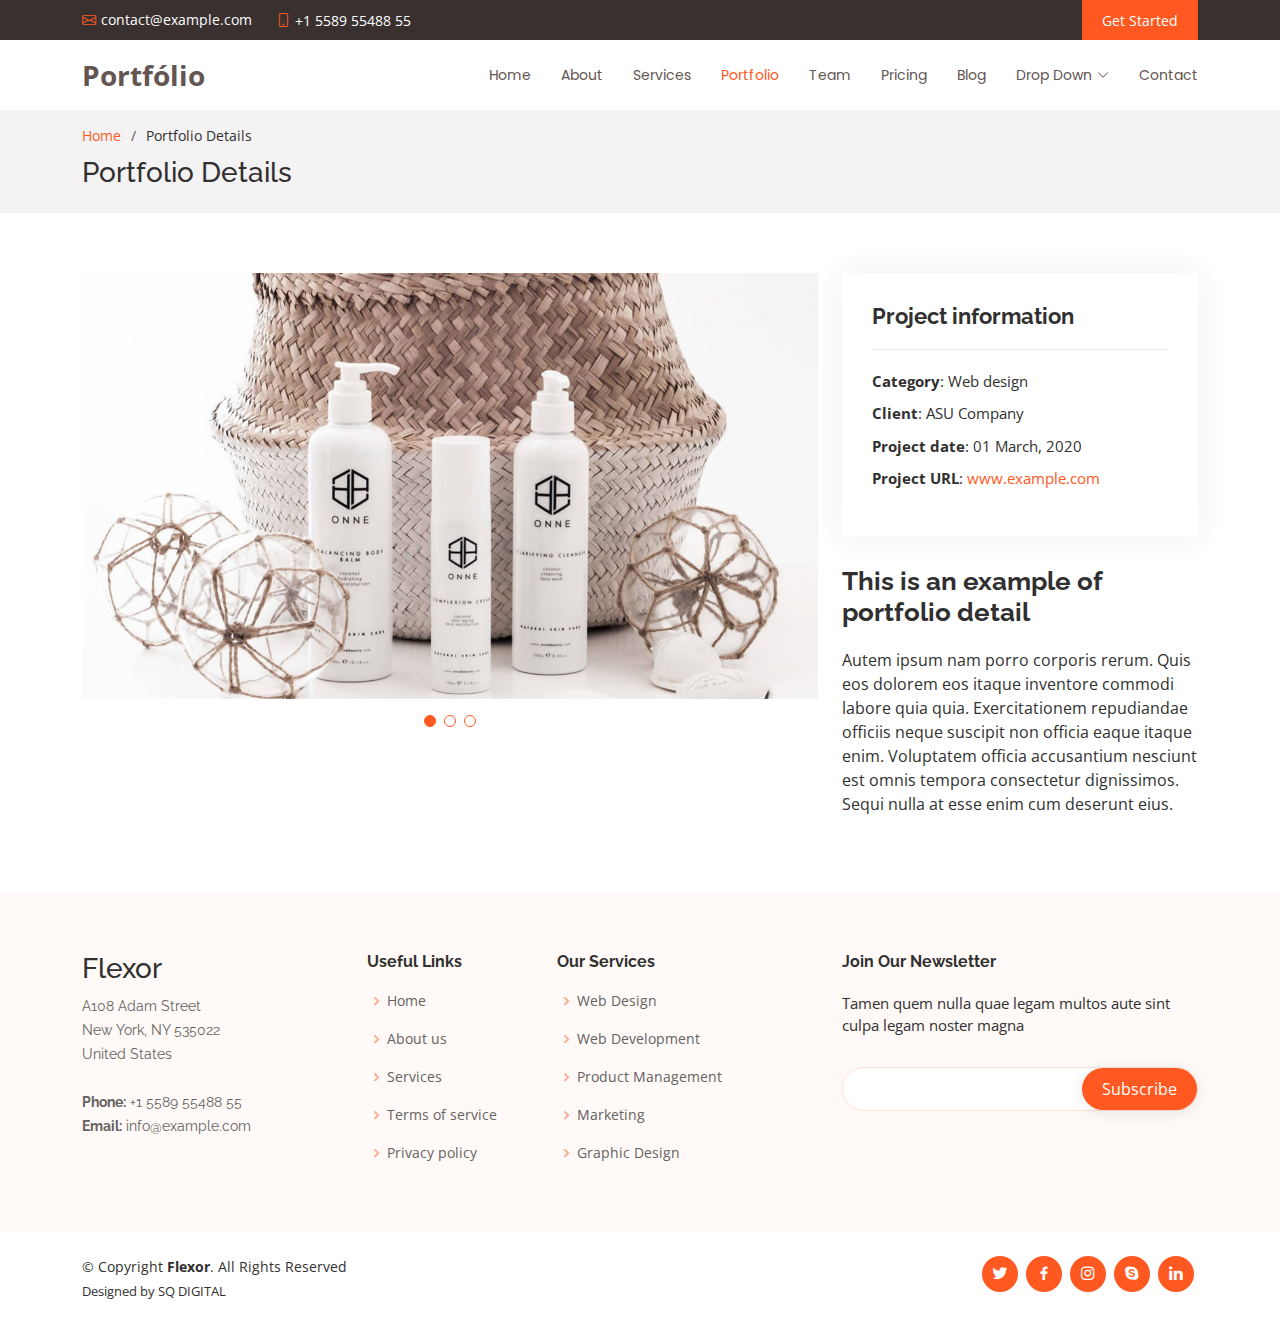
<file: portfolio-details.html>
<!DOCTYPE html>
<html lang="en">

<head>
  <meta charset="utf-8">
  <meta content="width=device-width, initial-scale=1.0" name="viewport">

  <title>Portfolio Details</title>
  <meta content="" name="description">
  <meta content="" name="keywords">

  <!-- Favicons -->
  <link href="assets/img/estrela.png" rel="icon">
  <link href="assets/img/estrela.png" rel="apple-touch-icon">

  <!-- Google Fonts -->
  <link href="https://fonts.googleapis.com/css?family=Open+Sans:300,300i,400,400i,600,600i,700,700i|Raleway:300,300i,400,400i,500,500i,600,600i,700,700i|Poppins:300,300i,400,400i,500,500i,600,600i,700,700i" rel="stylesheet">

  <!-- Vendor CSS Files -->
  <link href="assets/vendor/aos/aos.css" rel="stylesheet">
  <link href="assets/vendor/bootstrap/css/bootstrap.min.css" rel="stylesheet">
  <link href="assets/vendor/bootstrap-icons/bootstrap-icons.css" rel="stylesheet">
  <link href="assets/vendor/boxicons/css/boxicons.min.css" rel="stylesheet">
  <link href="assets/vendor/glightbox/css/glightbox.min.css" rel="stylesheet">
  <link href="assets/vendor/swiper/swiper-bundle.min.css" rel="stylesheet">

  <!-- Template Main CSS File -->
  <link href="assets/css/style.css" rel="stylesheet">

  <!-- =======================================================
  * Template Name: Flexor
  * Updated: Jan 09 2024 with Bootstrap v5.3.2
  * Template URL: https://bootstrapmade.com/flexor-free-multipurpose-bootstrap-template/
  * Author: BootstrapMade.com
  * License: https://bootstrapmade.com/license/
  ======================================================== -->
</head>

<body>

  <!-- ======= Top Bar ======= -->
  <section id="topbar" class="d-flex align-items-center">
    <div class="container d-flex justify-content-center justify-content-md-between">
      <div class="contact-info d-flex align-items-center">
        <i class="bi bi-envelope d-flex align-items-center"><a href="mailto:contact@example.com">contact@example.com</a></i>
        <i class="bi bi-phone d-flex align-items-center ms-4"><span>+1 5589 55488 55</span></i>
      </div>

      <div class="cta d-none d-md-flex align-items-center">
        <a href="#about" class="scrollto">Get Started</a>
      </div>
    </div>
  </section>

  <!-- ======= Header ======= -->
  <header id="header" class="d-flex align-items-center">
    <div class="container d-flex align-items-center justify-content-between">

      <div class="logo">
        <h1><a href="index.html">Portfólio</a></h1>
        <!-- Uncomment below if you prefer to use an image logo -->
        <!-- <a href="index.html"><img src="assets/img/logo.png" alt="" class="img-fluid"></a>-->
      </div>

      <nav id="navbar" class="navbar">
        <ul>
          <li><a class="nav-link scrollto " href="#hero">Home</a></li>
          <li><a class="nav-link scrollto" href="#about">About</a></li>
          <li><a class="nav-link scrollto" href="#services">Services</a></li>
          <li><a class="nav-link scrollto active" href="#portfolio">Portfolio</a></li>
          <li><a class="nav-link scrollto" href="#team">Team</a></li>
          <li><a class="nav-link scrollto" href="#pricing">Pricing</a></li>
          <li><a href="blog.html">Blog</a></li>
          <li class="dropdown"><a href="#"><span>Drop Down</span> <i class="bi bi-chevron-down"></i></a>
            <ul>
              <li><a href="#">Drop Down 1</a></li>
              <li class="dropdown"><a href="#"><span>Deep Drop Down</span> <i class="bi bi-chevron-right"></i></a>
                <ul>
                  <li><a href="#">Deep Drop Down 1</a></li>
                  <li><a href="#">Deep Drop Down 2</a></li>
                  <li><a href="#">Deep Drop Down 3</a></li>
                  <li><a href="#">Deep Drop Down 4</a></li>
                  <li><a href="#">Deep Drop Down 5</a></li>
                </ul>
              </li>
              <li><a href="#">Drop Down 2</a></li>
              <li><a href="#">Drop Down 3</a></li>
              <li><a href="#">Drop Down 4</a></li>
            </ul>
          </li>
          <li><a class="nav-link scrollto" href="#contact">Contact</a></li>
        </ul>
        <i class="bi bi-list mobile-nav-toggle"></i>
      </nav><!-- .navbar -->

    </div>
  </header><!-- End Header -->

  <main id="main">

    <!-- ======= Breadcrumbs ======= -->
    <section id="breadcrumbs" class="breadcrumbs">
      <div class="container">
        <ol>
          <li><a href="index.html">Home</a></li>
          <li>Portfolio Details</li>
        </ol>
        <h2>Portfolio Details</h2>
      </div>
    </section><!-- End Breadcrumbs -->

    <!-- ======= Portfolio Details Section ======= -->
    <section id="portfolio-details" class="portfolio-details">
      <div class="container">

        <div class="row gy-4">

          <div class="col-lg-8">
            <div class="portfolio-details-slider swiper">
              <div class="swiper-wrapper align-items-center">

                <div class="swiper-slide">
                  <img src="assets/img/portfolio/portfolio-details-1.jpg" alt="">
                </div>

                <div class="swiper-slide">
                  <img src="assets/img/portfolio/portfolio-details-2.jpg" alt="">
                </div>

                <div class="swiper-slide">
                  <img src="assets/img/portfolio/portfolio-details-3.jpg" alt="">
                </div>

              </div>
              <div class="swiper-pagination"></div>
            </div>
          </div>

          <div class="col-lg-4">
            <div class="portfolio-info">
              <h3>Project information</h3>
              <ul>
                <li><strong>Category</strong>: Web design</li>
                <li><strong>Client</strong>: ASU Company</li>
                <li><strong>Project date</strong>: 01 March, 2020</li>
                <li><strong>Project URL</strong>: <a href="#">www.example.com</a></li>
              </ul>
            </div>
            <div class="portfolio-description">
              <h2>This is an example of portfolio detail</h2>
              <p>
                Autem ipsum nam porro corporis rerum. Quis eos dolorem eos itaque inventore commodi labore quia quia. Exercitationem repudiandae officiis neque suscipit non officia eaque itaque enim. Voluptatem officia accusantium nesciunt est omnis tempora consectetur dignissimos. Sequi nulla at esse enim cum deserunt eius.
              </p>
            </div>
          </div>

        </div>

      </div>
    </section><!-- End Portfolio Details Section -->

  </main><!-- End #main -->

  <!-- ======= Footer ======= -->
  <footer id="footer">

    <div class="footer-top">
      <div class="container">
        <div class="row">

          <div class="col-lg-3 col-md-6 footer-contact">
            <h3>Flexor</h3>
            <p>
              A108 Adam Street <br>
              New York, NY 535022<br>
              United States <br><br>
              <strong>Phone:</strong> +1 5589 55488 55<br>
              <strong>Email:</strong> info@example.com<br>
            </p>
          </div>

          <div class="col-lg-2 col-md-6 footer-links">
            <h4>Useful Links</h4>
            <ul>
              <li><i class="bx bx-chevron-right"></i> <a href="#">Home</a></li>
              <li><i class="bx bx-chevron-right"></i> <a href="#">About us</a></li>
              <li><i class="bx bx-chevron-right"></i> <a href="#">Services</a></li>
              <li><i class="bx bx-chevron-right"></i> <a href="#">Terms of service</a></li>
              <li><i class="bx bx-chevron-right"></i> <a href="#">Privacy policy</a></li>
            </ul>
          </div>

          <div class="col-lg-3 col-md-6 footer-links">
            <h4>Our Services</h4>
            <ul>
              <li><i class="bx bx-chevron-right"></i> <a href="#">Web Design</a></li>
              <li><i class="bx bx-chevron-right"></i> <a href="#">Web Development</a></li>
              <li><i class="bx bx-chevron-right"></i> <a href="#">Product Management</a></li>
              <li><i class="bx bx-chevron-right"></i> <a href="#">Marketing</a></li>
              <li><i class="bx bx-chevron-right"></i> <a href="#">Graphic Design</a></li>
            </ul>
          </div>

          <div class="col-lg-4 col-md-6 footer-newsletter">
            <h4>Join Our Newsletter</h4>
            <p>Tamen quem nulla quae legam multos aute sint culpa legam noster magna</p>
            <form action="" method="post">
              <input type="email" name="email"><input type="submit" value="Subscribe">
            </form>
          </div>

        </div>
      </div>
    </div>

    <div class="container d-lg-flex py-4">

      <div class="me-lg-auto text-center text-lg-start">
        <div class="copyright">
          &copy; Copyright <strong><span>Flexor</span></strong>. All Rights Reserved
        </div>
        <div class="credits">
          <!-- All the links in the footer should remain intact. -->
          <!-- You can delete the links only if you purchased the pro version. -->
          <!-- Licensing information: https://bootstrapmade.com/license/ -->
          <!-- Purchase the pro version with working PHP/AJAX contact form: https://bootstrapmade.com/flexor-free-multipurpose-bootstrap-template/ -->
          Designed by <a>SQ DIGITAL</a>
        </div>
      </div>
      <div class="social-links text-center text-lg-right pt-3 pt-lg-0">
        <a href="#" class="twitter"><i class="bx bxl-twitter"></i></a>
        <a href="#" class="facebook"><i class="bx bxl-facebook"></i></a>
        <a href="#" class="instagram"><i class="bx bxl-instagram"></i></a>
        <a href="#" class="google-plus"><i class="bx bxl-skype"></i></a>
        <a href="#" class="linkedin"><i class="bx bxl-linkedin"></i></a>
      </div>
    </div>
  </footer><!-- End Footer -->

  <a href="#" class="back-to-top d-flex align-items-center justify-content-center"><i class="bi bi-arrow-up-short"></i></a>

  <!-- Vendor JS Files -->
  <script src="assets/vendor/aos/aos.js"></script>
  <script src="assets/vendor/bootstrap/js/bootstrap.bundle.min.js"></script>
  <script src="assets/vendor/glightbox/js/glightbox.min.js"></script>
  <script src="assets/vendor/isotope-layout/isotope.pkgd.min.js"></script>
  <script src="assets/vendor/swiper/swiper-bundle.min.js"></script>
  <script src="assets/vendor/php-email-form/validate.js"></script>

  <!-- Template Main JS File -->
  <script src="assets/js/main.js"></script>

</body>

</html>
</file>
<file: assets/css/style.css>
/**
* Template Name: Flexor
* Updated: Jan 09 2024 with Bootstrap v5.3.2
* Template URL: https://bootstrapmade.com/flexor-free-multipurpose-bootstrap-template/
* Author: BootstrapMade.com
* License: https://bootstrapmade.com/license/
*/

/*--------------------------------------------------------------
# General
--------------------------------------------------------------*/
body {
  font-family: "Open Sans", sans-serif;
  color: #313030;
}

a {
  color: #ff5821;
  text-decoration: none;
}

a:hover {
  color: #ff7e54;
  text-decoration: none;
}

h1,
h2,
h3,
h4,
h5,
h6 {
  font-family: "Raleway", sans-serif;
}

/*--------------------------------------------------------------
# Back to top button
--------------------------------------------------------------*/
.back-to-top {
  position: fixed;
  visibility: hidden;
  opacity: 0;
  right: 15px;
  bottom: 15px;
  z-index: 996;
  background: #ff5821;
  width: 40px;
  height: 40px;
  border-radius: 4px;
  transition: all 0.4s;
}

.back-to-top i {
  font-size: 28px;
  color: #fff;
  line-height: 0;
}

.back-to-top:hover {
  background: #ff774a;
  color: #fff;
}

.back-to-top.active {
  visibility: visible;
  opacity: 1;
}

/*--------------------------------------------------------------
# Disable aos animation delay on mobile devices
--------------------------------------------------------------*/
@media screen and (max-width: 768px) {
  [data-aos-delay] {
    transition-delay: 0 !important;
  }
}

/*--------------------------------------------------------------
# Top Bar
--------------------------------------------------------------*/
#topbar {
  background: #39312f;
  font-size: 14px;
  padding: 0;
  color: rgba(255, 255, 255, 0.8);
  height: 40px;
}

#topbar .contact-info i {
  font-style: normal;
  color: #ff5821;
}

#topbar .contact-info i a,
#topbar .contact-info i span {
  padding-left: 5px;
  color: #fff;
}

#topbar .contact-info i a {
  line-height: 0;
  transition: 0.3s;
}

#topbar .contact-info i a:hover {
  color: #ff5821;
}

#topbar .cta a {
  color: #fff;
  background: #ff5821;
  padding: 10px 20px;
  display: inline-block;
  transition: 0.3s;
}

#topbar .cta a:hover {
  background: #ff6b3b;
}

/*--------------------------------------------------------------
# Header
--------------------------------------------------------------*/
#header {
  height: 70px;
  transition: all 0.5s;
  z-index: 997;
  background: #fff;
}

#header.header-fixed {
  box-shadow: 0px 0px 20px 0px rgba(0, 0, 0, 0.1);
}

#header .logo h1 {
  font-size: 28px;
  margin: 0;
  line-height: 0;
  font-weight: 700;
  font-family: "Open Sans", sans-serif;
}

#header .logo h1 a,
#header .logo h1 a:hover {
  color: #635551;
  text-decoration: none;
}

#header .logo img {
  padding: 0;
  margin: 0;
  max-height: 40px;
}

.scrolled-offset {
  margin-top: 70px;
}

#main {
  z-index: 3;
}

/*--------------------------------------------------------------
# Navigation Menu
--------------------------------------------------------------*/
/**
* Desktop Navigation 
*/
.navbar {
  padding: 0;
}

.navbar ul {
  margin: 0;
  padding: 0;
  display: flex;
  list-style: none;
  align-items: center;
}

.navbar li {
  position: relative;
}

.navbar a,
.navbar a:focus {
  display: flex;
  align-items: center;
  justify-content: space-between;
  padding: 10px 0 10px 30px;
  font-size: 14px;
  font-family: "Poppins", sans-serif;
  color: #635551;
  white-space: nowrap;
  transition: 0.3s;
}

.navbar a i,
.navbar a:focus i {
  font-size: 12px;
  line-height: 0;
  margin-left: 5px;
}

.navbar a:hover,
.navbar .active,
.navbar .active:focus,
.navbar li:hover>a {
  color: #ff5821;
}

.navbar .getstarted,
.navbar .getstarted:focus {
  background: #ff5821;
  padding: 8px 20px;
  margin-left: 30px;
  border-radius: 4px;
  color: #fff;
}

.navbar .getstarted:hover,
.navbar .getstarted:focus:hover {
  color: #fff;
  background: #ff6b3b;
}

.navbar .dropdown ul {
  display: block;
  position: absolute;
  left: 14px;
  top: calc(100% + 30px);
  margin: 0;
  padding: 10px 0;
  z-index: 99;
  opacity: 0;
  visibility: hidden;
  background: #fff;
  box-shadow: 0px 0px 30px rgba(127, 137, 161, 0.25);
  transition: 0.3s;
  border-radius: 4px;
}

.navbar .dropdown ul li {
  min-width: 200px;
}

.navbar .dropdown ul a {
  padding: 10px 20px;
}

.navbar .dropdown ul a i {
  font-size: 12px;
}

.navbar .dropdown ul a:hover,
.navbar .dropdown ul .active:hover,
.navbar .dropdown ul li:hover>a {
  color: #ff5821;
}

.navbar .dropdown:hover>ul {
  opacity: 1;
  top: 100%;
  visibility: visible;
}

.navbar .dropdown .dropdown ul {
  top: 0;
  left: calc(100% - 30px);
  visibility: hidden;
}

.navbar .dropdown .dropdown:hover>ul {
  opacity: 1;
  top: 0;
  left: 100%;
  visibility: visible;
}

@media (max-width: 1366px) {
  .navbar .dropdown .dropdown ul {
    left: -90%;
  }

  .navbar .dropdown .dropdown:hover>ul {
    left: -100%;
  }
}

/**
* Mobile Navigation 
*/
.mobile-nav-toggle {
  color: #473d3a;
  font-size: 28px;
  cursor: pointer;
  display: none;
  line-height: 0;
  transition: 0.5s;
}

.mobile-nav-toggle.bi-x {
  color: #fff;
}

@media (max-width: 991px) {
  .mobile-nav-toggle {
    display: block;
  }

  .navbar ul {
    display: none;
  }
}

.navbar-mobile {
  position: fixed;
  overflow: hidden;
  top: 0;
  right: 0;
  left: 0;
  bottom: 0;
  background: rgba(43, 37, 35, 0.9);
  transition: 0.3s;
  z-index: 999;
}

.navbar-mobile .mobile-nav-toggle {
  position: absolute;
  top: 15px;
  right: 15px;
}

.navbar-mobile ul {
  display: block;
  position: absolute;
  top: 55px;
  right: 15px;
  bottom: 15px;
  left: 15px;
  padding: 10px 0;
  border-radius: 10px;
  background-color: #fff;
  overflow-y: auto;
  transition: 0.3s;
}

.navbar-mobile a,
.navbar-mobile a:focus {
  padding: 10px 20px;
  font-size: 15px;
  color: #473d3a;
}

.navbar-mobile a:hover,
.navbar-mobile .active,
.navbar-mobile li:hover>a {
  color: #ff5821;
}

.navbar-mobile .getstarted,
.navbar-mobile .getstarted:focus {
  margin: 15px;
}

.navbar-mobile .dropdown ul {
  position: static;
  display: none;
  margin: 10px 20px;
  padding: 10px 0;
  z-index: 99;
  opacity: 1;
  visibility: visible;
  background: #fff;
  box-shadow: 0px 0px 30px rgba(127, 137, 161, 0.25);
}

.navbar-mobile .dropdown ul li {
  min-width: 200px;
}

.navbar-mobile .dropdown ul a {
  padding: 10px 20px;
}

.navbar-mobile .dropdown ul a i {
  font-size: 12px;
}

.navbar-mobile .dropdown ul a:hover,
.navbar-mobile .dropdown ul .active:hover,
.navbar-mobile .dropdown ul li:hover>a {
  color: #ff5821;
}

.navbar-mobile .dropdown>.dropdown-active {
  display: block;
}

/*--------------------------------------------------------------
# Hero Section
--------------------------------------------------------------*/
#hero {
  width: 100%;
  height: 60vh;
  background: url("../img/hero-bg.jpg") center center;
  background-size: cover;
  position: relative;
  z-index: 1;
  padding: 0;
  margin-bottom: -120px;
}

#hero:before {
  content: "";
  background: rgba(0, 0, 0, 0.4);
  position: absolute;
  bottom: 0;
  top: 0;
  left: 0;
  right: 0;
}

#hero .container {
  z-index: 2;
}

#hero h1 {
  margin: 0 0 10px 0;
  font-size: 48px;
  font-weight: 700;
  line-height: 56px;
  color: #fff;
}

#hero h2 {
  color: #eee;
  margin-bottom: 50px;
  font-size: 24px;
}

#hero .get-started-icon {
  font-size: 24px;
  background: #ff5821;
  padding: 14px;
  color: #fff;
  border-radius: 50px;
  position: relative;
  z-index: 5;
  box-shadow: 10px 2px 15px rgba(0, 0, 0, 0.1);
}

#hero .btn-get-started {
  font-family: "Raleway", sans-serif;
  font-weight: 400;
  font-size: 16px;
  letter-spacing: 1px;
  display: inline-block;
  transition: 0.5s;
  margin-left: -10px;
  padding: 8px 26px 8px 26px;
  color: #fff;
  background: #584b48;
  border-radius: 0 50px 50px 0;
  position: relative;
  z-index: 4;
}

#hero .btn-get-started:hover {
  background: #ff5821;
}

@media (min-width: 1024px) {
  #hero {
    background-attachment: fixed;
  }
}

@media (max-width: 1024px),
(max-height: 768px) {
  #hero {
    margin-bottom: -150px;
    height: 80vh;
  }
}

@media (max-width: 768px) {
  #hero {
    height: 80vh;
  }

  #hero h1 {
    font-size: 28px;
    line-height: 36px;
  }

  #hero h2 {
    font-size: 18px;
    line-height: 24px;
    margin-bottom: 30px;
  }
}

@media (max-height: 640px) {
  #hero {
    height: 120vh;
  }
}

/*--------------------------------------------------------------
# Sections General
--------------------------------------------------------------*/
section {
  padding: 60px 0;
  overflow: hidden;
}

.section-bg {
  background-color: #fff9f7;
}

.section-title {
  text-align: center;
  padding-bottom: 30px;
}

.section-title h2 {
  font-size: 32px;
  font-weight: 500;
  margin-bottom: 20px;
  padding-bottom: 0;
  font-family: "Poppins", sans-serif;
  color: #635551;
}

.section-title p {
  margin-bottom: 0;
}

/*--------------------------------------------------------------
# Breadcrumbs
--------------------------------------------------------------*/
.breadcrumbs {
  padding: 15px 0;
  background: #f4f2f2;
  margin-bottom: 40px;
}

.breadcrumbs h2 {
  font-size: 28px;
  font-weight: 500;
}

.breadcrumbs ol {
  display: flex;
  flex-wrap: wrap;
  list-style: none;
  padding: 0 0 10px 0;
  margin: 0;
  font-size: 14px;
}

.breadcrumbs ol li+li {
  padding-left: 10px;
}

.breadcrumbs ol li+li::before {
  display: inline-block;
  padding-right: 10px;
  color: #635551;
  content: "/";
}

/*--------------------------------------------------------------
# Why Us
--------------------------------------------------------------*/
.why-us {
  padding: 0 0 30px 0;
  position: relative;
  z-index: 3;
}

.why-us .content {
  padding: 30px;
  background: #ff5821;
  border-radius: 4px;
  color: #fff;
}

.why-us .content h3 {
  font-weight: 700;
  font-size: 34px;
  margin-bottom: 30px;
}

.why-us .content p {
  margin-bottom: 30px;
}

.why-us .content .more-btn {
  display: inline-block;
  background: rgba(255, 255, 255, 0.2);
  padding: 6px 30px 8px 30px;
  color: #fff;
  border-radius: 50px;
  transition: all ease-in-out 0.4s;
}

.why-us .content .more-btn i {
  font-size: 14px;
}

.why-us .content .more-btn:hover {
  color: #ff5821;
  background: #fff;
}

.why-us .icon-boxes .icon-box {
  text-align: center;
  border-radius: 10px;
  background: #fff;
  box-shadow: 0px 2px 15px rgba(0, 0, 0, 0.1);
  padding: 40px 30px;
  width: 100%;
}

.why-us .icon-boxes .icon-box i {
  font-size: 40px;
  color: #ff5821;
  margin-bottom: 30px;
}

.why-us .icon-boxes .icon-box h4 {
  font-size: 20px;
  font-weight: 700;
  margin: 0 0 30px 0;
}

.why-us .icon-boxes .icon-box p {
  font-size: 15px;
  color: #716f6f;
}

/*--------------------------------------------------------------
# About
--------------------------------------------------------------*/
.about .icon-boxes h4 {
  font-size: 18px;
  color: #7f6d68;
  margin-bottom: 15px;
}

.about .icon-boxes h3 {
  font-size: 28px;
  font-weight: 700;
  color: #554945;
  margin-bottom: 15px;
}

.about .icon-box {
  margin-top: 40px;
}

.about .icon-box .icon {
  float: left;
  display: flex;
  align-items: center;
  justify-content: center;
  width: 64px;
  height: 64px;
  border: 2px solid #ffcbba;
  border-radius: 50px;
  transition: 0.5s;
  background: #fff;
}

.about .icon-box .icon i {
  color: #ff5821;
  font-size: 32px;
}

.about .icon-box:hover .icon {
  background: #ff5821;
  border-color: #ff5821;
}

.about .icon-box:hover .icon i {
  color: #fff;
}

.about .icon-box .title {
  margin-left: 85px;
  font-weight: 700;
  margin-bottom: 10px;
  font-size: 18px;
}

.about .icon-box .title a {
  color: #343a40;
  transition: 0.3s;
}

.about .icon-box .title a:hover {
  color: #ff5821;
}

.about .icon-box .description {
  margin-left: 85px;
  line-height: 24px;
  font-size: 14px;
}

.about .video-box {
  background: url("../img/about-img.jpg") center center no-repeat;
  background-size: cover;
  min-height: 500px;
}

.about .play-btn {
  width: 94px;
  height: 94px;
  background: radial-gradient(#ff5821 50%, rgba(255, 88, 33, 0.4) 52%);
  border-radius: 50%;
  display: block;
  position: absolute;
  left: calc(50% - 47px);
  top: calc(50% - 47px);
  overflow: hidden;
}

.about .play-btn::after {
  content: "";
  position: absolute;
  left: 50%;
  top: 50%;
  transform: translateX(-40%) translateY(-50%);
  width: 0;
  height: 0;
  border-top: 10px solid transparent;
  border-bottom: 10px solid transparent;
  border-left: 15px solid #fff;
  z-index: 100;
  transition: all 400ms cubic-bezier(0.55, 0.055, 0.675, 0.19);
}

.about .play-btn::before {
  content: "";
  position: absolute;
  width: 120px;
  height: 120px;
  animation-delay: 0s;
  animation: pulsate-btn 2s;
  animation-direction: forwards;
  animation-iteration-count: infinite;
  animation-timing-function: steps;
  opacity: 1;
  border-radius: 50%;
  border: 5px solid rgba(255, 88, 33, 0.7);
  top: -15%;
  left: -15%;
  background: rgba(198, 16, 0, 0);
}

.about .play-btn:hover::after {
  border-left: 15px solid #ff5821;
  transform: scale(20);
}

.about .play-btn:hover::before {
  content: "";
  position: absolute;
  left: 50%;
  top: 50%;
  transform: translateX(-40%) translateY(-50%);
  width: 0;
  height: 0;
  border: none;
  border-top: 10px solid transparent;
  border-bottom: 10px solid transparent;
  border-left: 15px solid #fff;
  z-index: 200;
  animation: none;
  border-radius: 0;
}

@keyframes pulsate-btn {
  0% {
    transform: scale(0.6, 0.6);
    opacity: 1;
  }

  100% {
    transform: scale(1, 1);
    opacity: 0;
  }
}

/*--------------------------------------------------------------
# Clients
--------------------------------------------------------------*/
.clients .swiper-pagination {
  margin-top: 20px;
  position: relative;
}

.clients .swiper-pagination .swiper-pagination-bullet {
  width: 12px;
  height: 12px;
  background-color: #fff;
  opacity: 1;
  border: 1px solid #ff5821;
}

.clients .swiper-pagination .swiper-pagination-bullet-active {
  background-color: #ff5821;
}

.clients .swiper-slide img {
  opacity: 0.5;
  filter: grayscale(100%);
}

.clients .swiper-slide img:hover {
  filter: none;
  opacity: 1;
}

/*--------------------------------------------------------------
# Services
--------------------------------------------------------------*/
.services .icon-box {
  padding: 50px 20px;
  margin-top: 35px;
  margin-bottom: 25px;
  text-align: center;
  height: 200px;
  position: relative;
  background: #fff;
  box-shadow: 0px 2px 15px rgba(0, 0, 0, 0.1);
}

.services .icon {
  position: absolute;
  top: -36px;
  left: calc(50% - 36px);
  transition: 0.2s;
  border-radius: 50%;
  border: 6px solid #fff;
  display: flex;
  justify-content: center;
  align-items: center;
  flex-direction: column;
  text-align: center;
  width: 72px;
  height: 72px;
  background: #ff5821;
}

.services .icon i {
  color: #fff;
  font-size: 24px;
  line-height: 0;
}

.services .title {
  font-weight: 700;
  margin-bottom: 15px;
  font-size: 18px;
  text-transform: uppercase;
}

.services .title a {
  color: #343a40;
}

.services .icon-box:hover .icon {
  background: #fff;
  border: 2px solid #ff5821;
}

.services .icon-box:hover .icon i {
  color: #ff5821;
}

.services .icon-box:hover .title a {
  color: #ff5821;
}

.services .description {
  line-height: 24px;
  font-size: 14px;
}

/*--------------------------------------------------------------
# Values
--------------------------------------------------------------*/
.values .card {
  border: 0;
  padding: 160px 20px 20px 20px;
  position: relative;
  width: 100%;
  background-size: cover;
  background-repeat: no-repeat;
  background-position: center center;
}

.values .card-body {
  z-index: 10;
  background: rgba(255, 255, 255, 0.9);
  padding: 15px 30px;
  box-shadow: 0px 2px 15px rgba(0, 0, 0, 0.1);
  transition: 0.3s;
  transition: ease-in-out 0.4s;
  border-radius: 5px;
}

.values .card-title {
  font-weight: 700;
  text-align: center;
  margin-bottom: 15px;
}

.values .card-title a {
  color: #473d3a;
}

.values .card-text {
  color: #4b4949;
}

.values .read-more a {
  color: #656262;
  text-transform: uppercase;
  font-weight: 600;
  font-size: 12px;
  transition: 0.4s;
}

.values .read-more a:hover {
  text-decoration: underline;
}

.values .card:hover .card-body {
  background: #ff5821;
}

.values .card:hover .read-more a,
.values .card:hover .card-title,
.values .card:hover .card-title a,
.values .card:hover .card-text {
  color: #fff;
}

/*--------------------------------------------------------------
# Testimonials
--------------------------------------------------------------*/
.testimonials {
  padding: 80px 0;
  background: url("../img/testimonials-bg.jpg") no-repeat;
  background-position: center center;
  background-size: cover;
  position: relative;
}

.testimonials::before {
  content: "";
  position: absolute;
  left: 0;
  right: 0;
  top: 0;
  bottom: 0;
  background: rgba(0, 0, 0, 0.5);
}

.testimonials .section-header {
  margin-bottom: 40px;
}

.testimonials .testimonials-carousel,
.testimonials .testimonials-slider {
  overflow: hidden;
}

.testimonials .testimonial-item {
  text-align: center;
  color: #fff;
}

.testimonials .testimonial-item .testimonial-img {
  width: 100px;
  border-radius: 50%;
  border: 6px solid rgba(255, 255, 255, 0.15);
  margin: 0 auto;
}

.testimonials .testimonial-item h3 {
  font-size: 20px;
  font-weight: bold;
  margin: 10px 0 5px 0;
  color: #fff;
}

.testimonials .testimonial-item h4 {
  font-size: 14px;
  color: #ddd;
  margin: 0 0 15px 0;
}

.testimonials .testimonial-item .quote-icon-left,
.testimonials .testimonial-item .quote-icon-right {
  color: rgba(255, 255, 255, 0.4);
  font-size: 26px;
}

.testimonials .testimonial-item .quote-icon-left {
  display: inline-block;
  left: -5px;
  position: relative;
}

.testimonials .testimonial-item .quote-icon-right {
  display: inline-block;
  right: -5px;
  position: relative;
  top: 10px;
}

.testimonials .testimonial-item p {
  font-style: italic;
  margin: 0 auto 15px auto;
  color: #eee;
}

.testimonials .swiper-pagination {
  margin-top: 20px;
  position: relative;
}

.testimonials .swiper-pagination .swiper-pagination-bullet {
  width: 12px;
  height: 12px;
  background-color: rgba(255, 255, 255, 0.5);
  opacity: 1;
}

.testimonials .swiper-pagination .swiper-pagination-bullet-active {
  background-color: #ff5821;
}

@media (min-width: 992px) {
  .testimonials .testimonial-item p {
    width: 80%;
  }
}

/*--------------------------------------------------------------
# Portfolio
--------------------------------------------------------------*/
.portfolio #portfolio-flters {
  padding: 0;
  margin: 0 auto 35px auto;
  list-style: none;
  text-align: center;
  border-radius: 50px;
  padding: 2px 15px;
}

.portfolio #portfolio-flters li {
  cursor: pointer;
  display: inline-block;
  padding: 10px 20px 12px 20px;
  font-size: 14px;
  font-weight: 600;
  line-height: 1;
  text-transform: uppercase;
  color: #313030;
  margin-bottom: 5px;
  transition: all 0.3s ease-in-out;
  border-radius: 50px;
}

.portfolio #portfolio-flters li:hover,
.portfolio #portfolio-flters li.filter-active {
  color: #ff5821;
  background: #fff1ed;
}

.portfolio #portfolio-flters li:last-child {
  margin-right: 0;
}

.portfolio .portfolio-item {
  margin-bottom: 30px;
}

.portfolio .portfolio-item .portfolio-info {
  opacity: 0;
  position: absolute;
  left: 30px;
  right: 30px;
  bottom: 0;
  z-index: 3;
  transition: all ease-in-out 0.3s;
  background: rgba(255, 255, 255, 0.9);
  padding: 15px;
}

.portfolio .portfolio-item .portfolio-info h4 {
  font-size: 18px;
  color: #fff;
  font-weight: 600;
  color: #473d3a;
}

.portfolio .portfolio-item .portfolio-info p {
  color: #7f6d68;
  font-size: 14px;
  margin-bottom: 0;
}

.portfolio .portfolio-item .portfolio-info .preview-link,
.portfolio .portfolio-item .portfolio-info .details-link {
  position: absolute;
  right: 40px;
  font-size: 24px;
  top: calc(50% - 18px);
  color: #635551;
}

.portfolio .portfolio-item .portfolio-info .preview-link:hover,
.portfolio .portfolio-item .portfolio-info .details-link:hover {
  color: #ff5821;
}

.portfolio .portfolio-item .portfolio-info .details-link {
  right: 10px;
}

.portfolio .portfolio-item .portfolio-links {
  opacity: 0;
  left: 0;
  right: 0;
  text-align: center;
  z-index: 3;
  position: absolute;
  transition: all ease-in-out 0.3s;
}

.portfolio .portfolio-item .portfolio-links a {
  color: #fff;
  margin: 0 2px;
  font-size: 28px;
  display: inline-block;
  transition: 0.3s;
}

.portfolio .portfolio-item .portfolio-links a:hover {
  color: #ffa587;
}

.portfolio .portfolio-item:hover .portfolio-info {
  opacity: 1;
  bottom: 20px;
}

/*--------------------------------------------------------------
# Portfolio Details
--------------------------------------------------------------*/
.portfolio-details {
  padding-top: 20px;
}

.portfolio-details .portfolio-details-slider img {
  width: 100%;
}

.portfolio-details .portfolio-details-slider .swiper-pagination {
  margin-top: 20px;
  position: relative;
}

.portfolio-details .portfolio-details-slider .swiper-pagination .swiper-pagination-bullet {
  width: 12px;
  height: 12px;
  background-color: #fff;
  opacity: 1;
  border: 1px solid #ff5821;
}

.portfolio-details .portfolio-details-slider .swiper-pagination .swiper-pagination-bullet-active {
  background-color: #ff5821;
}

.portfolio-details .portfolio-info {
  padding: 30px;
  box-shadow: 0px 0 30px rgba(71, 61, 58, 0.08);
}

.portfolio-details .portfolio-info h3 {
  font-size: 22px;
  font-weight: 700;
  margin-bottom: 20px;
  padding-bottom: 20px;
  border-bottom: 1px solid #eee;
}

.portfolio-details .portfolio-info ul {
  list-style: none;
  padding: 0;
  font-size: 15px;
}

.portfolio-details .portfolio-info ul li+li {
  margin-top: 10px;
}

.portfolio-details .portfolio-description {
  padding-top: 30px;
}

.portfolio-details .portfolio-description h2 {
  font-size: 26px;
  font-weight: 700;
  margin-bottom: 20px;
}

.portfolio-details .portfolio-description p {
  padding: 0;
}

/*--------------------------------------------------------------
# Team
--------------------------------------------------------------*/
.team .member {
  margin-bottom: 20px;
  overflow: hidden;
  text-align: center;
  border-radius: 5px;
  background: #fff;
  box-shadow: 0px 2px 15px rgba(0, 0, 0, 0.1);
}

.team .member .member-img {
  position: relative;
  overflow: hidden;
}

.team .member .social {
  position: absolute;
  left: 0;
  bottom: 0;
  right: 0;
  height: 40px;
  opacity: 0;
  transition: ease-in-out 0.3s;
  background: rgba(255, 255, 255, 0.85);
  display: flex;
  align-items: center;
  justify-content: center;
}

.team .member .social a {
  transition: color 0.3s;
  color: #473d3a;
  margin: 0 10px;
  display: inline-flex;
  align-items: center;
  justify-content: center;
}

.team .member .social a:hover {
  color: #ff5821;
}

.team .member .social i {
  font-size: 18px;
  line-height: 0;
}

.team .member .member-info {
  padding: 25px 15px;
}

.team .member .member-info h4 {
  font-weight: 700;
  margin-bottom: 5px;
  font-size: 18px;
  color: #473d3a;
}

.team .member .member-info span {
  display: block;
  font-size: 13px;
  font-weight: 400;
  color: #989595;
}

.team .member .member-info p {
  font-style: italic;
  font-size: 14px;
  line-height: 26px;
  color: #656262;
}

.team .member:hover .social {
  opacity: 1;
}

/*--------------------------------------------------------------
# Pricing
--------------------------------------------------------------*/
.pricing .box {
  padding: 20px;
  background: #fff;
  text-align: center;
  box-shadow: 0px 0px 4px rgba(0, 0, 0, 0.12);
  border-radius: 5px;
  position: relative;
  overflow: hidden;
}

.pricing h3 {
  font-weight: 400;
  margin: -20px -20px 20px -20px;
  padding: 20px 15px;
  font-size: 16px;
  font-weight: 600;
  color: #656262;
  background: #f8f8f8;
}

.pricing h4 {
  font-size: 36px;
  color: #ff5821;
  font-weight: 600;
  font-family: "Poppins", sans-serif;
  margin-bottom: 20px;
}

.pricing h4 sup {
  font-size: 20px;
  top: -15px;
  left: -3px;
}

.pricing h4 span {
  color: #bababa;
  font-size: 16px;
  font-weight: 300;
}

.pricing ul {
  padding: 0;
  list-style: none;
  color: #313030;
  text-align: center;
  line-height: 20px;
  font-size: 14px;
}

.pricing ul li {
  padding-bottom: 16px;
}

.pricing ul i {
  color: #ff5821;
  font-size: 18px;
  padding-right: 4px;
}

.pricing ul .na {
  color: #ccc;
  text-decoration: line-through;
}

.pricing .btn-wrap {
  margin: 20px -20px -20px -20px;
  padding: 20px 15px;
  background: #f8f8f8;
  text-align: center;
}

.pricing .btn-buy {
  background: #ff5821;
  display: inline-block;
  padding: 6px 35px 8px 35px;
  border-radius: 4px;
  color: #fff;
  transition: none;
  font-size: 14px;
  font-weight: 400;
  font-family: "Raleway", sans-serif;
  font-weight: 600;
  box-shadow: 0 3px 7px rgba(255, 88, 33, 0.4);
  transition: 0.3s;
}

.pricing .btn-buy:hover {
  background: #ff7e54;
}

.pricing .featured h3 {
  color: #fff;
  background: #ff5821;
  box-shadow: 0 3px 7px rgba(255, 88, 33, 0.4);
}

.pricing .advanced {
  width: 200px;
  position: absolute;
  top: 18px;
  right: -68px;
  transform: rotate(45deg);
  z-index: 1;
  font-size: 14px;
  padding: 1px 0 3px 0;
  background: #ff5821;
  color: #fff;
}

/*--------------------------------------------------------------
# F.A.Q
--------------------------------------------------------------*/
.faq .faq-list {
  padding: 0 100px;
}

.faq .faq-list ul {
  padding: 0;
  list-style: none;
}

.faq .faq-list li+li {
  margin-top: 15px;
}

.faq .faq-list li {
  padding: 20px;
  background: #fff;
  border-radius: 4px;
  position: relative;
}

.faq .faq-list a {
  display: block;
  position: relative;
  font-family: "Poppins", sans-serif;
  font-size: 16px;
  line-height: 24px;
  font-weight: 500;
  padding: 0 30px;
  outline: none;
  cursor: pointer;
}

.faq .faq-list .icon-help {
  font-size: 24px;
  position: absolute;
  right: 0;
  left: 20px;
  color: #ffb8a1;
}

.faq .faq-list .icon-show,
.faq .faq-list .icon-close {
  font-size: 24px;
  position: absolute;
  right: 0;
  top: 0;
}

.faq .faq-list p {
  margin-bottom: 0;
  padding: 10px 0 0 0;
}

.faq .faq-list .icon-show {
  display: none;
}

.faq .faq-list a.collapsed {
  color: #343a40;
}

.faq .faq-list a.collapsed:hover {
  color: #ff5821;
}

.faq .faq-list a.collapsed .icon-show {
  display: inline-block;
}

.faq .faq-list a.collapsed .icon-close {
  display: none;
}

@media (max-width: 1200px) {
  .faq .faq-list {
    padding: 0;
  }
}

/*--------------------------------------------------------------
# Contact
--------------------------------------------------------------*/
.contact .info-box {
  color: #313030;
  box-shadow: 0 0 30px rgba(214, 215, 216, 0.6);
  padding: 20px;
}

.contact .info-box i {
  font-size: 32px;
  color: #ff5821;
  border-radius: 50%;
  padding: 8px;
  border: 2px dotted #ffded4;
  float: left;
}

.contact .info-box h3 {
  font-size: 20px;
  color: #656262;
  font-weight: 700;
  margin: 10px 0 10px 68px;
}

.contact .info-box p {
  padding: 0;
  line-height: 24px;
  font-size: 14px;
  margin: 0 0 0 68px;
}

.contact .php-email-form {
  box-shadow: 0 0 30px rgba(214, 215, 216, 0.6);
  padding: 30px;
}

.contact .php-email-form .error-message {
  display: none;
  color: #fff;
  background: #ed3c0d;
  text-align: left;
  padding: 15px;
  font-weight: 600;
}

.contact .php-email-form .error-message br+br {
  margin-top: 25px;
}

.contact .php-email-form .sent-message {
  display: none;
  color: #fff;
  background: #18d26e;
  text-align: center;
  padding: 15px;
  font-weight: 600;
}

.contact .php-email-form .loading {
  display: none;
  background: #fff;
  text-align: center;
  padding: 15px;
}

.contact .php-email-form .loading:before {
  content: "";
  display: inline-block;
  border-radius: 50%;
  width: 24px;
  height: 24px;
  margin: 0 10px -6px 0;
  border: 3px solid #18d26e;
  border-top-color: #eee;
  animation: animate-loading 1s linear infinite;
}

.contact .php-email-form input,
.contact .php-email-form textarea {
  border-radius: 0;
  box-shadow: none;
  font-size: 14px;
}

.contact .php-email-form input:focus,
.contact .php-email-form textarea:focus {
  border-color: #ff5821;
}

.contact .php-email-form input {
  padding: 10px 15px;
}

.contact .php-email-form textarea {
  padding: 12px 15px;
}

.contact .php-email-form button[type=submit] {
  background: #ff5821;
  border: 0;
  padding: 10px 24px;
  color: #fff;
  transition: 0.4s;
}

.contact .php-email-form button[type=submit]:hover {
  background: #ff7e54;
}

@keyframes animate-loading {
  0% {
    transform: rotate(0deg);
  }

  100% {
    transform: rotate(360deg);
  }
}

/*--------------------------------------------------------------
# Blog
--------------------------------------------------------------*/
.blog {
  padding: 20px 0;
}

.blog .entry {
  padding: 30px;
  margin-bottom: 60px;
  box-shadow: 0 4px 16px rgba(0, 0, 0, 0.1);
}

.blog .entry .entry-img {
  max-height: 440px;
  margin: -30px -30px 20px -30px;
  overflow: hidden;
}

.blog .entry .entry-title {
  font-size: 28px;
  font-weight: bold;
  padding: 0;
  margin: 0 0 20px 0;
}

.blog .entry .entry-title a {
  color: #473d3a;
  transition: 0.3s;
}

.blog .entry .entry-title a:hover {
  color: #ff5821;
}

.blog .entry .entry-meta {
  margin-bottom: 15px;
  color: #afa29e;
}

.blog .entry .entry-meta ul {
  display: flex;
  flex-wrap: wrap;
  list-style: none;
  align-items: center;
  padding: 0;
  margin: 0;
}

.blog .entry .entry-meta ul li+li {
  padding-left: 20px;
}

.blog .entry .entry-meta i {
  font-size: 16px;
  margin-right: 8px;
  line-height: 0;
}

.blog .entry .entry-meta a {
  color: #656262;
  font-size: 14px;
  display: inline-block;
  line-height: 1;
}

.blog .entry .entry-content p {
  line-height: 24px;
}

.blog .entry .entry-content .read-more {
  -moz-text-align-last: right;
  text-align-last: right;
}

.blog .entry .entry-content .read-more a {
  display: inline-block;
  background: #ff5821;
  color: #fff;
  padding: 6px 20px;
  transition: 0.3s;
  font-size: 14px;
  border-radius: 4px;
}

.blog .entry .entry-content .read-more a:hover {
  background: #ff6b3b;
}

.blog .entry .entry-content h3 {
  font-size: 22px;
  margin-top: 30px;
  font-weight: bold;
}

.blog .entry .entry-content blockquote {
  overflow: hidden;
  background-color: #fafafa;
  padding: 60px;
  position: relative;
  text-align: center;
  margin: 20px 0;
}

.blog .entry .entry-content blockquote p {
  color: #313030;
  line-height: 1.6;
  margin-bottom: 0;
  font-style: italic;
  font-weight: 500;
  font-size: 22px;
}

.blog .entry .entry-content blockquote::after {
  content: "";
  position: absolute;
  left: 0;
  top: 0;
  bottom: 0;
  width: 3px;
  background-color: #473d3a;
  margin-top: 20px;
  margin-bottom: 20px;
}

.blog .entry .entry-footer {
  padding-top: 10px;
  border-top: 1px solid #e6e6e6;
}

.blog .entry .entry-footer i {
  color: #988782;
  display: inline;
}

.blog .entry .entry-footer a {
  color: #554945;
  transition: 0.3s;
}

.blog .entry .entry-footer a:hover {
  color: #ff5821;
}

.blog .entry .entry-footer .cats {
  list-style: none;
  display: inline;
  padding: 0 20px 0 0;
  font-size: 14px;
}

.blog .entry .entry-footer .cats li {
  display: inline-block;
}

.blog .entry .entry-footer .tags {
  list-style: none;
  display: inline;
  padding: 0;
  font-size: 14px;
}

.blog .entry .entry-footer .tags li {
  display: inline-block;
}

.blog .entry .entry-footer .tags li+li::before {
  padding-right: 6px;
  color: #6c757d;
  content: ",";
}

.blog .entry .entry-footer .share {
  font-size: 16px;
}

.blog .entry .entry-footer .share i {
  padding-left: 5px;
}

.blog .entry-single {
  margin-bottom: 30px;
}

.blog .blog-author {
  padding: 20px;
  margin-bottom: 30px;
  box-shadow: 0 4px 16px rgba(0, 0, 0, 0.1);
}

.blog .blog-author img {
  width: 120px;
  margin-right: 20px;
}

.blog .blog-author h4 {
  font-weight: 600;
  font-size: 22px;
  margin-bottom: 0px;
  padding: 0;
  color: #473d3a;
}

.blog .blog-author .social-links {
  margin: 0 10px 10px 0;
}

.blog .blog-author .social-links a {
  color: rgba(71, 61, 58, 0.5);
  margin-right: 5px;
}

.blog .blog-author p {
  font-style: italic;
  color: #a4a2a2;
}

.blog .blog-comments {
  margin-bottom: 30px;
}

.blog .blog-comments .comments-count {
  font-weight: bold;
}

.blog .blog-comments .comment {
  margin-top: 30px;
  position: relative;
}

.blog .blog-comments .comment .comment-img {
  margin-right: 14px;
}

.blog .blog-comments .comment .comment-img img {
  width: 60px;
}

.blog .blog-comments .comment h5 {
  font-size: 16px;
  margin-bottom: 2px;
}

.blog .blog-comments .comment h5 a {
  font-weight: bold;
  color: #313030;
  transition: 0.3s;
}

.blog .blog-comments .comment h5 a:hover {
  color: #ff5821;
}

.blog .blog-comments .comment h5 .reply {
  padding-left: 10px;
  color: #473d3a;
}

.blog .blog-comments .comment h5 .reply i {
  font-size: 20px;
}

.blog .blog-comments .comment time {
  display: block;
  font-size: 14px;
  color: #635551;
  margin-bottom: 5px;
}

.blog .blog-comments .comment.comment-reply {
  padding-left: 40px;
}

.blog .blog-comments .reply-form {
  margin-top: 30px;
  padding: 30px;
  box-shadow: 0 4px 16px rgba(0, 0, 0, 0.1);
}

.blog .blog-comments .reply-form h4 {
  font-weight: bold;
  font-size: 22px;
}

.blog .blog-comments .reply-form p {
  font-size: 14px;
}

.blog .blog-comments .reply-form input {
  border-radius: 4px;
  padding: 10px 10px;
  font-size: 14px;
}

.blog .blog-comments .reply-form input:focus {
  box-shadow: none;
  border-color: #ffa587;
}

.blog .blog-comments .reply-form textarea {
  border-radius: 4px;
  padding: 10px 10px;
  font-size: 14px;
}

.blog .blog-comments .reply-form textarea:focus {
  box-shadow: none;
  border-color: #ffa587;
}

.blog .blog-comments .reply-form .form-group {
  margin-bottom: 25px;
}

.blog .blog-comments .reply-form .btn-primary {
  border-radius: 4px;
  padding: 10px 20px;
  border: 0;
  background-color: #473d3a;
}

.blog .blog-comments .reply-form .btn-primary:hover {
  background-color: #554945;
}

.blog .blog-pagination {
  color: #7f6d68;
}

.blog .blog-pagination ul {
  display: flex;
  padding: 0;
  margin: 0;
  list-style: none;
}

.blog .blog-pagination li {
  margin: 0 5px;
  transition: 0.3s;
}

.blog .blog-pagination li a {
  color: #473d3a;
  padding: 7px 16px;
  display: flex;
  align-items: center;
  justify-content: center;
}

.blog .blog-pagination li.active,
.blog .blog-pagination li:hover {
  background: #ff5821;
}

.blog .blog-pagination li.active a,
.blog .blog-pagination li:hover a {
  color: #fff;
}

.blog .sidebar {
  padding: 30px;
  margin: 0 0 60px 20px;
  box-shadow: 0 4px 16px rgba(0, 0, 0, 0.1);
}

.blog .sidebar .sidebar-title {
  font-size: 20px;
  font-weight: 700;
  padding: 0 0 0 0;
  margin: 0 0 15px 0;
  color: #473d3a;
  position: relative;
}

.blog .sidebar .sidebar-item {
  margin-bottom: 30px;
}

.blog .sidebar .search-form form {
  background: #fff;
  border: 1px solid #ddd;
  padding: 3px 10px;
  position: relative;
}

.blog .sidebar .search-form form input[type=text] {
  border: 0;
  padding: 4px;
  border-radius: 4px;
  width: calc(100% - 40px);
}

.blog .sidebar .search-form form button {
  position: absolute;
  top: 0;
  right: 0;
  bottom: 0;
  border: 0;
  background: none;
  font-size: 16px;
  padding: 0 15px;
  margin: -1px;
  background: #ff5821;
  color: #fff;
  transition: 0.3s;
  border-radius: 0 4px 4px 0;
  line-height: 0;
}

.blog .sidebar .search-form form button i {
  line-height: 0;
}

.blog .sidebar .search-form form button:hover {
  background: #ff6735;
}

.blog .sidebar .categories ul {
  list-style: none;
  padding: 0;
}

.blog .sidebar .categories ul li+li {
  padding-top: 10px;
}

.blog .sidebar .categories ul a {
  color: #473d3a;
  transition: 0.3s;
}

.blog .sidebar .categories ul a:hover {
  color: #ff5821;
}

.blog .sidebar .categories ul a span {
  padding-left: 5px;
  color: #989595;
  font-size: 14px;
}

.blog .sidebar .recent-posts .post-item+.post-item {
  margin-top: 15px;
}

.blog .sidebar .recent-posts img {
  width: 80px;
  float: left;
}

.blog .sidebar .recent-posts h4 {
  font-size: 15px;
  margin-left: 95px;
  font-weight: bold;
}

.blog .sidebar .recent-posts h4 a {
  color: #473d3a;
  transition: 0.3s;
}

.blog .sidebar .recent-posts h4 a:hover {
  color: #ff5821;
}

.blog .sidebar .recent-posts time {
  display: block;
  margin-left: 95px;
  font-style: italic;
  font-size: 14px;
  color: #989595;
}

.blog .sidebar .tags {
  margin-bottom: -10px;
}

.blog .sidebar .tags ul {
  list-style: none;
  padding: 0;
}

.blog .sidebar .tags ul li {
  display: inline-block;
}

.blog .sidebar .tags ul a {
  color: #8d7973;
  font-size: 14px;
  padding: 6px 14px;
  margin: 0 6px 8px 0;
  border: 1px solid #f4f2f2;
  display: inline-block;
  transition: 0.3s;
}

.blog .sidebar .tags ul a:hover {
  color: #fff;
  border: 1px solid #ff5821;
  background: #ff5821;
}

.blog .sidebar .tags ul a span {
  padding-left: 5px;
  color: #ddd7d6;
  font-size: 14px;
}

/*--------------------------------------------------------------
# Footer
--------------------------------------------------------------*/
#footer {
  color: #313030;
  font-size: 14px;
  background: #fff;
}

#footer .footer-top {
  padding: 60px 0 30px 0;
  background: #fff9f7;
}

#footer .footer-top .footer-contact {
  margin-bottom: 30px;
}

#footer .footer-top .footer-contact h4 {
  font-size: 22px;
  margin: 0 0 30px 0;
  padding: 2px 0 2px 0;
  line-height: 1;
  font-weight: 700;
}

#footer .footer-top .footer-contact p {
  font-size: 14px;
  line-height: 24px;
  margin-bottom: 0;
  font-family: "Raleway", sans-serif;
  color: #656262;
}

#footer .footer-top h4 {
  font-size: 16px;
  font-weight: bold;
  color: #313030;
  position: relative;
  padding-bottom: 12px;
}

#footer .footer-top .footer-links {
  margin-bottom: 30px;
}

#footer .footer-top .footer-links ul {
  list-style: none;
  padding: 0;
  margin: 0;
}

#footer .footer-top .footer-links ul i {
  padding-right: 2px;
  color: #ffa587;
  font-size: 18px;
  line-height: 1;
}

#footer .footer-top .footer-links ul li {
  padding: 10px 0;
  display: flex;
  align-items: center;
}

#footer .footer-top .footer-links ul li:first-child {
  padding-top: 0;
}

#footer .footer-top .footer-links ul a {
  color: #656262;
  transition: 0.3s;
  display: inline-block;
  line-height: 1;
}

#footer .footer-top .footer-links ul a:hover {
  text-decoration: none;
  color: #ff5821;
}

#footer .footer-newsletter {
  font-size: 15px;
}

#footer .footer-newsletter h4 {
  font-size: 16px;
  font-weight: bold;
  color: #313030;
  position: relative;
  padding-bottom: 12px;
}

#footer .footer-newsletter form {
  margin-top: 30px;
  background: #fff;
  padding: 6px 10px;
  position: relative;
  border-radius: 50px;
  text-align: left;
  border: 1px solid #ffe2d9;
}

#footer .footer-newsletter form input[type=email] {
  border: 0;
  padding: 4px 8px;
  width: calc(100% - 100px);
}

#footer .footer-newsletter form input[type=submit] {
  position: absolute;
  top: 0;
  right: 0;
  bottom: 0;
  border: 0;
  background: none;
  font-size: 16px;
  padding: 0 20px;
  background: #ff5821;
  color: #fff;
  transition: 0.3s;
  border-radius: 50px;
  box-shadow: 0px 2px 15px rgba(0, 0, 0, 0.1);
}

#footer .footer-newsletter form input[type=submit]:hover {
  background: #ed3b00;
}

#footer .credits {
  padding-top: 5px;
  font-size: 13px;
  color: #313030;
}

#footer .social-links a {
  font-size: 18px;
  display: inline-block;
  background: #ff5821;
  color: #fff;
  line-height: 1;
  padding: 8px 0;
  margin-right: 4px;
  border-radius: 50%;
  text-align: center;
  width: 36px;
  height: 36px;
  transition: 0.3s;
}

#footer .social-links a:hover {
  background: #ff7e54;
  color: #fff;
  text-decoration: none;
}
</file>
